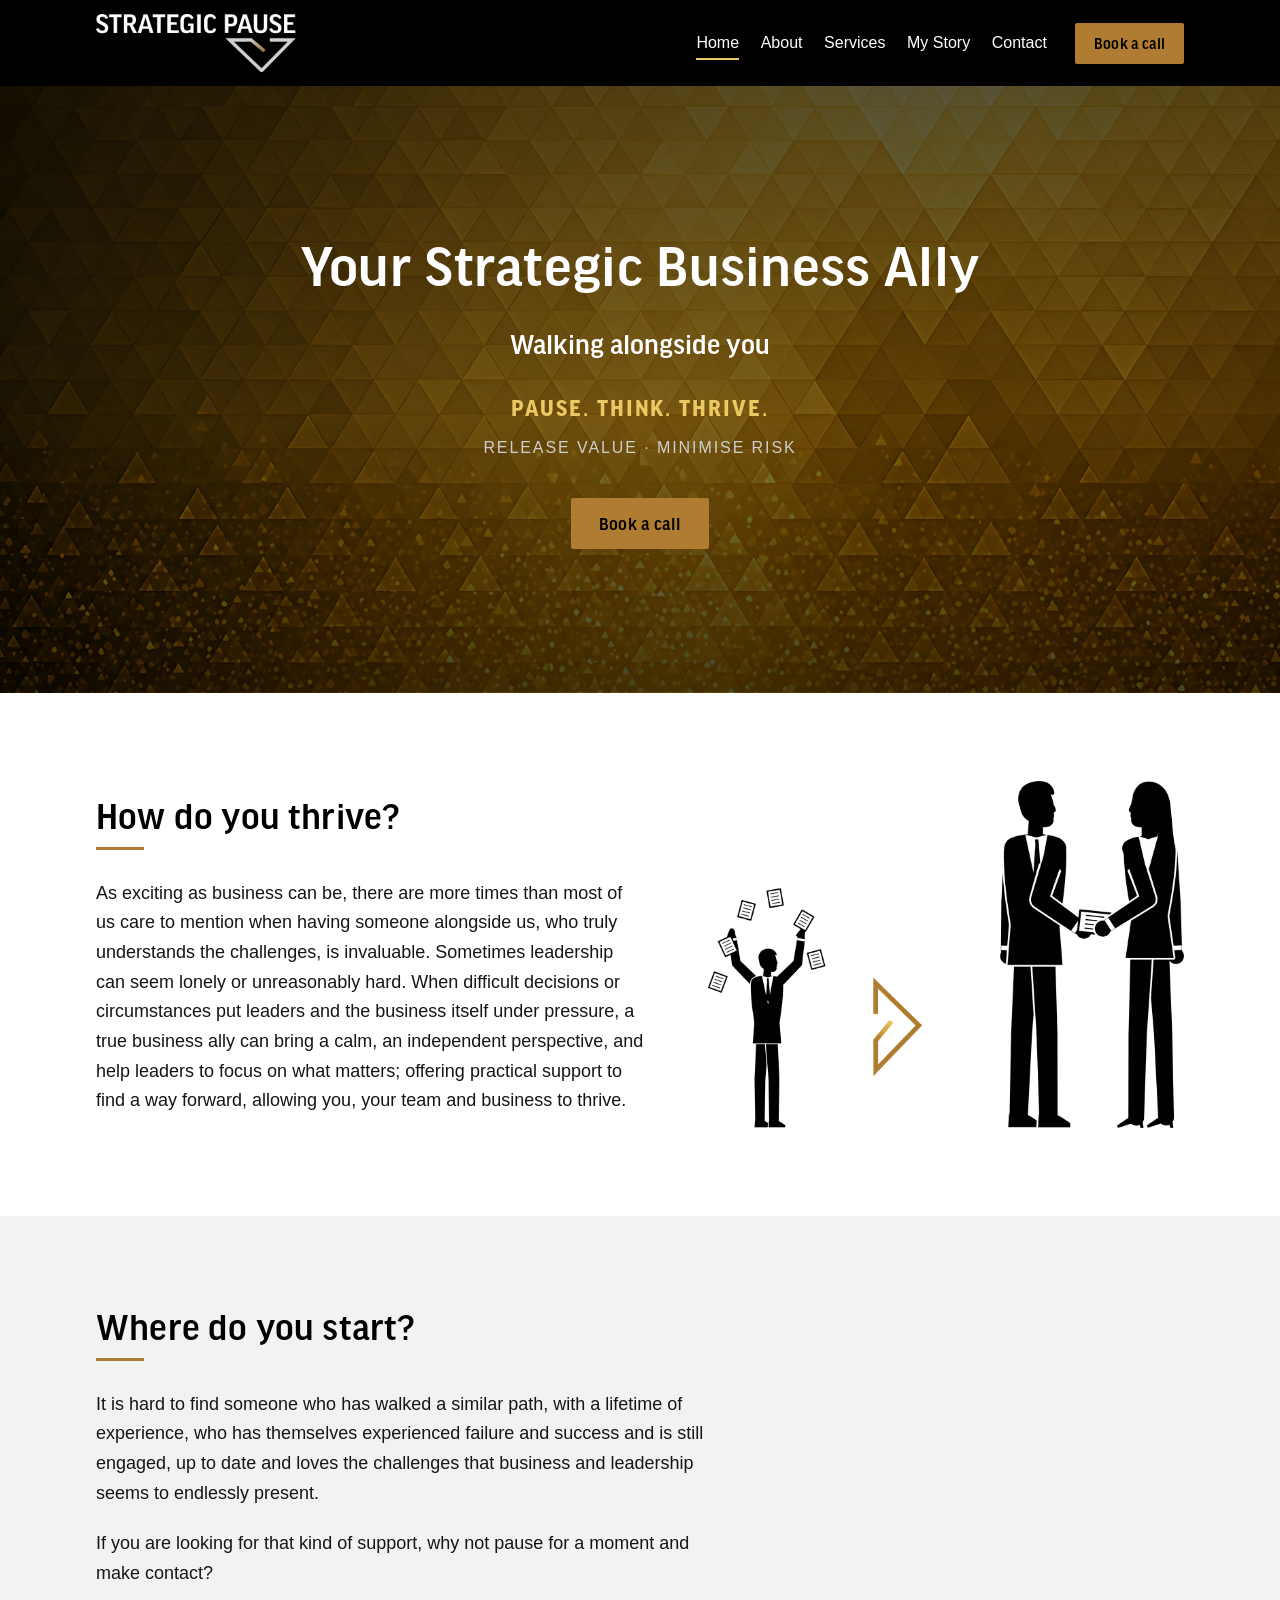
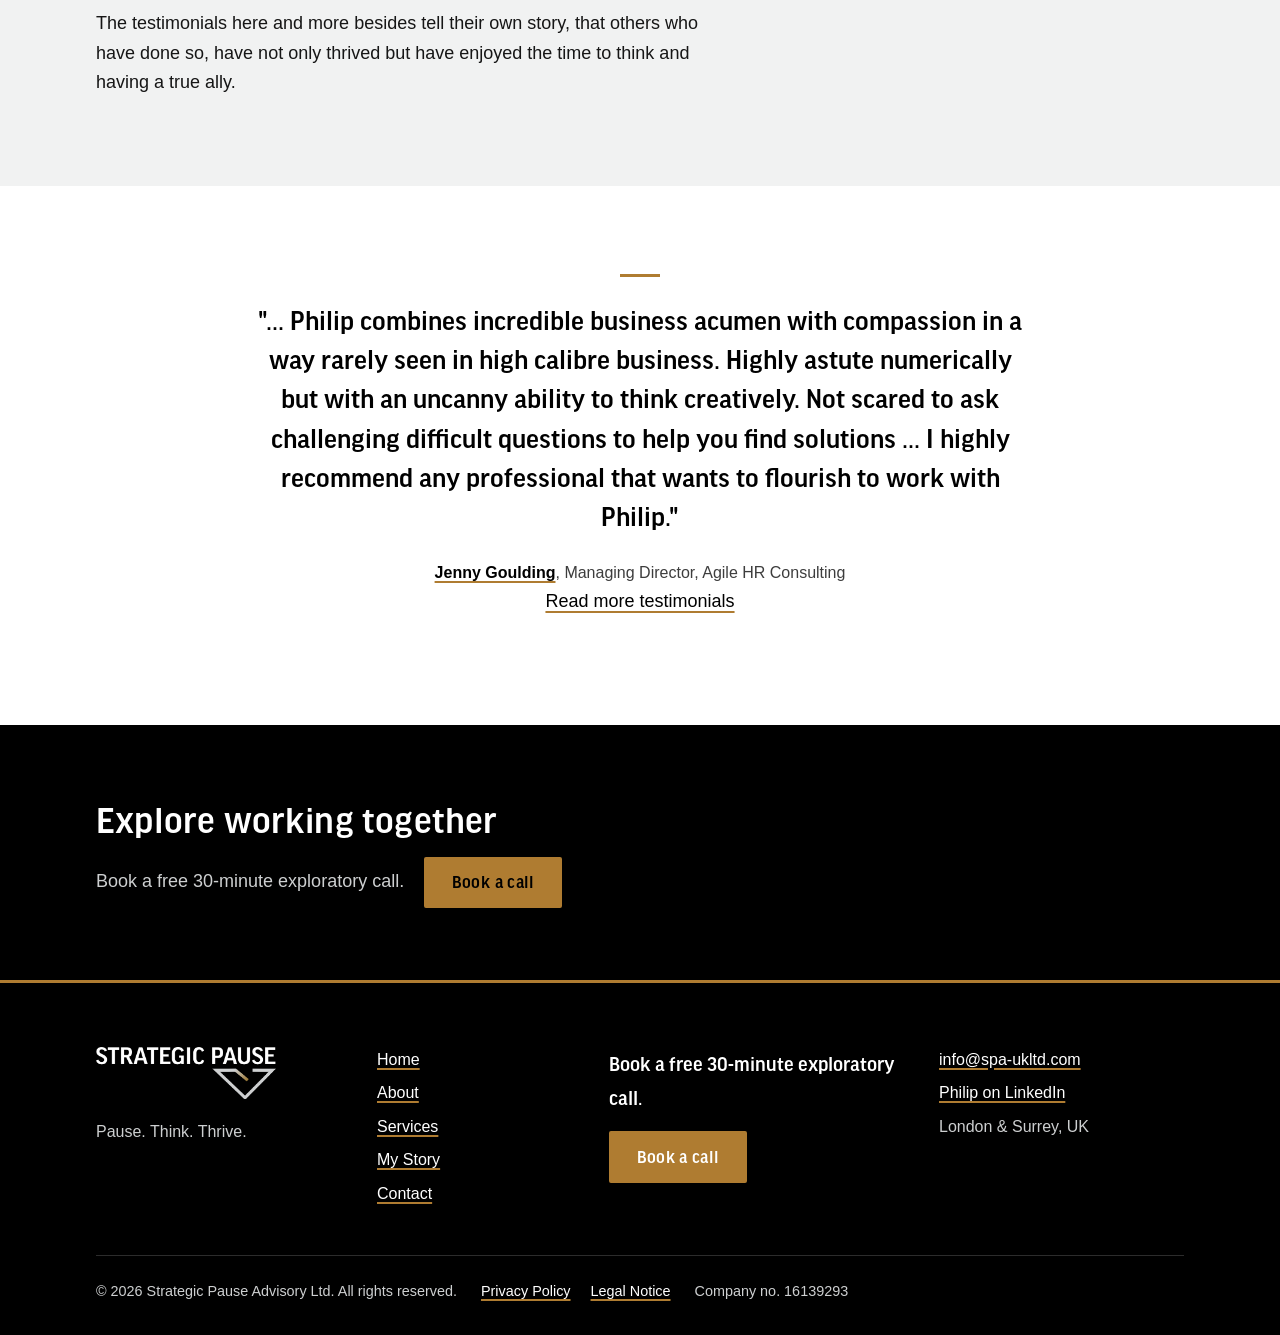
<file: index.html>
<!DOCTYPE html>
<html lang="en-GB">
<head>
<meta charset="utf-8">
<meta name="viewport" content="width=device-width, initial-scale=1">
<title>Strategic Pause Advisory | Business Mentor, London &amp; Surrey</title>
<meta name="description" content="Your strategic business ally: a business mentor and board adviser who brings calm, an independent perspective and practical support. London and Surrey.">
<link rel="canonical" href="https://www.strategicpauseadvisory.com/">
<meta name="theme-color" content="#000000">
<meta property="og:type" content="website">
<meta property="og:site_name" content="Strategic Pause Advisory">
<meta property="og:locale" content="en_GB">
<meta property="og:title" content="Strategic Pause Advisory | Business Mentor, London &amp; Surrey">
<meta property="og:description" content="Your strategic business ally: a business mentor and board adviser who brings calm, an independent perspective and practical support. London and Surrey.">
<meta property="og:url" content="https://www.strategicpauseadvisory.com/">
<meta property="og:image" content="https://www.strategicpauseadvisory.com/images/og-share.jpg">
<meta property="og:image:width" content="1200">
<meta property="og:image:height" content="630">
<meta property="og:image:alt" content="Strategic Pause logo on a gold triangle background">
<meta property="og:image:type" content="image/jpeg">
<meta name="twitter:card" content="summary_large_image">
<meta name="twitter:title" content="Strategic Pause Advisory | Business Mentor, London &amp; Surrey">
<meta name="twitter:description" content="Your strategic business ally: a business mentor and board adviser who brings calm, an independent perspective and practical support. London and Surrey.">
<meta name="twitter:image" content="https://www.strategicpauseadvisory.com/images/og-share.jpg">
<meta name="twitter:image:alt" content="Strategic Pause logo on a gold triangle background">
<link rel="icon" href="favicon.ico" sizes="any">
<link rel="icon" type="image/png" sizes="32x32" href="favicon-32.png">
<link rel="apple-touch-icon" href="apple-touch-icon.png">
<link rel="preload" href="fonts/FFGoodHeadlineProMedium/font.woff2" as="font" type="font/woff2" crossorigin>
<link rel="stylesheet" href="fonts/fonts.css">
<link rel="stylesheet" href="css/styles.css">
<script>document.documentElement.className += " js";</script>
<script src="js/site.js" defer></script>
<script type="application/ld+json">
{
  "@context": "https://schema.org",
  "@graph": [
    {
      "@type": "ProfessionalService",
      "@id": "https://www.strategicpauseadvisory.com/#organization",
      "name": "Strategic Pause Advisory Ltd",
      "alternateName": "Strategic Pause Advisory",
      "url": "https://www.strategicpauseadvisory.com/",
      "logo": "https://www.strategicpauseadvisory.com/images/logo-black.png",
      "image": "https://www.strategicpauseadvisory.com/images/og-share.jpg",
      "description": "Your strategic business ally: up-to-date, non-judgemental mentorship, support and guidance for you and your team, as a fractional mentor or board adviser.",
      "slogan": "Pause. Think. Thrive.",
      "email": "info@spa-ukltd.com",
      "areaServed": [
        {
          "@type": "City",
          "name": "London"
        },
        {
          "@type": "AdministrativeArea",
          "name": "Surrey"
        }
      ],
      "founder": {
        "@type": "Person",
        "@id": "https://www.strategicpauseadvisory.com/mystory/#philip-feibusch",
        "name": "Philip Feibusch",
        "sameAs": [
          "https://www.linkedin.com/in/philipfeibusch/"
        ]
      }
    }
  ]
}
</script>
</head>
<body>
<a class="skip-link" href="#main">Skip to content</a>
<header class="site-header">
  <div class="wrap">
    <a class="logo-link" href="./">
      <img src="images/logo-white-gold.png" width="1200" height="350" alt="Strategic Pause: home">
    </a>
    <a class="btn btn--small" href="https://calendly.com/philip-feibusch-spa-ukltd/30min" target="_blank" rel="noopener">Book a call<span class="visually-hidden"> (opens in new tab)</span></a>
    <button class="menu-toggle" type="button" aria-expanded="false" aria-controls="site-nav">
      <span class="visually-hidden">Menu</span>
      <svg class="icon-open" viewBox="0 0 24 24" aria-hidden="true" focusable="false"><path d="M3 6h18M3 12h18M3 18h18" stroke="currentColor" stroke-width="2" fill="none"/></svg>
      <svg class="icon-close" viewBox="0 0 24 24" aria-hidden="true" focusable="false"><path d="M5 5l14 14M19 5L5 19" stroke="currentColor" stroke-width="2" fill="none"/></svg>
    </button>
    <nav class="site-nav" id="site-nav" aria-label="Main">
      <ul>
        <li><a href="./" aria-current="page">Home</a></li>
        <li><a href="about/">About</a></li>
        <li><a href="spaservices/">Services</a></li>
        <li><a href="mystory/">My Story</a></li>
        <li><a href="contact/">Contact</a></li>
      </ul>
    </nav>
  </div>
</header>
<main id="main">
<section class="hero">
  <div class="wrap">
    <h1>Your Strategic Business Ally</h1>
    <p class="lead">Walking alongside you</p>
    <p class="strapline">Pause. Think. Thrive.</p>
    <p class="support">Release Value &middot; Minimise Risk</p>
    <a class="btn" href="https://calendly.com/philip-feibusch-spa-ukltd/30min" target="_blank" rel="noopener">Book a call<span class="visually-hidden"> (opens in new tab)</span></a>
  </div>
</section>

<section class="section">
  <div class="wrap split">
    <div class="prose">
      <h2 class="rule">How do you thrive?</h2>
      <p>As exciting as business can be, there are more times than most of us care to mention when having someone alongside us, who truly understands the challenges, is invaluable. Sometimes leadership can seem lonely or unreasonably hard. When difficult decisions or circumstances put leaders and the business itself under pressure, a true business ally can bring a calm, an independent perspective, and help leaders to focus on what matters; offering practical support to find a way forward, allowing you, your team and business to thrive.</p>
    </div>
    <div class="split__media">
      <img src="images/overwhelmed-to-deal.png" width="1400" height="1020" alt="Illustration: an overwhelmed leader juggling papers, then two people shaking hands on a deal" loading="lazy" decoding="async">
    </div>
  </div>
</section>

<section class="section section--tint">
  <div class="wrap">
    <div class="prose">
      <h2 class="rule">Where do you start?</h2>
      <p>It is hard to find someone who has walked a similar path, with a lifetime of experience, who has themselves experienced failure and success and is still engaged, up to date and loves the challenges that business and leadership seems to endlessly present.</p>
      <p>If you are looking for that kind of support, why not pause for a moment and make contact?</p>
      <p>The testimonials here and more besides tell their own story, that others who have done so, have not only thrived but have enjoyed the time to think and having a true ally.</p>
    </div>
  </div>
</section>

<section class="section" aria-label="Testimonial">
  <div class="wrap">
    <figure class="home-quote">
      <blockquote>
        <p>"&hellip; Philip combines incredible business acumen with compassion in a way rarely seen in high calibre business. Highly astute numerically but with an uncanny ability to think creatively. Not scared to ask challenging difficult questions to help you find solutions &hellip; I highly recommend any professional that wants to flourish to work with Philip."</p>
      </blockquote>
      <figcaption><strong><a href="https://www.linkedin.com/in/agilehrconsulting" target="_blank" rel="noopener">Jenny Goulding<span class="visually-hidden"> (opens in new tab)</span></a></strong>, Managing Director, Agile HR Consulting</figcaption>
      <p><a href="mystory/#testimonials">Read more testimonials</a></p>
    </figure>
  </div>
</section>

<section class="cta-band">
  <div class="wrap">
    <h2>Explore working together</h2>
    <div class="cta-line">
      <p>Book a free 30-minute exploratory call.</p>
      <a class="btn" href="https://calendly.com/philip-feibusch-spa-ukltd/30min" target="_blank" rel="noopener">Book a call<span class="visually-hidden"> (opens in new tab)</span></a>
    </div>
  </div>
</section>
</main>
<footer class="site-footer">
  <div class="wrap">
    <div class="footer-grid">
      <div class="footer-logo">
        <a href="./"><img src="images/logo-white-gold.png" width="1200" height="350" alt="Strategic Pause: home"></a>
        <p>Pause. Think. Thrive.</p>
      </div>
      <nav class="footer-nav" aria-label="Footer">
        <ul>
          <li><a href="./">Home</a></li>
          <li><a href="about/">About</a></li>
          <li><a href="spaservices/">Services</a></li>
          <li><a href="mystory/">My Story</a></li>
          <li><a href="contact/">Contact</a></li>
        </ul>
      </nav>
      <div class="footer-cta">
        <p>Book a free 30-minute exploratory call.</p>
        <a class="btn" href="https://calendly.com/philip-feibusch-spa-ukltd/30min" target="_blank" rel="noopener">Book a call<span class="visually-hidden"> (opens in new tab)</span></a>
      </div>
      <div class="footer-contact">
        <ul>
          <li><a href="mailto:info@spa-ukltd.com">info@spa-ukltd.com</a></li>
          <li><a href="https://www.linkedin.com/in/philipfeibusch/" target="_blank" rel="noopener">Philip on LinkedIn<span class="visually-hidden"> (opens in new tab)</span></a></li>
          <li>London &amp; Surrey, UK</li>
        </ul>
      </div>
    </div>
    <div class="footer-bottom">
      <p>&copy; 2026 Strategic Pause Advisory Ltd. All rights reserved.</p>
      <ul>
        <li><a href="privacypolicy/">Privacy Policy</a></li>
        <li><a href="legalnotice/">Legal Notice</a></li>
      </ul>
      <p>Company no. 16139293</p>
    </div>
  </div>
</footer>
</body>
</html>
</file>
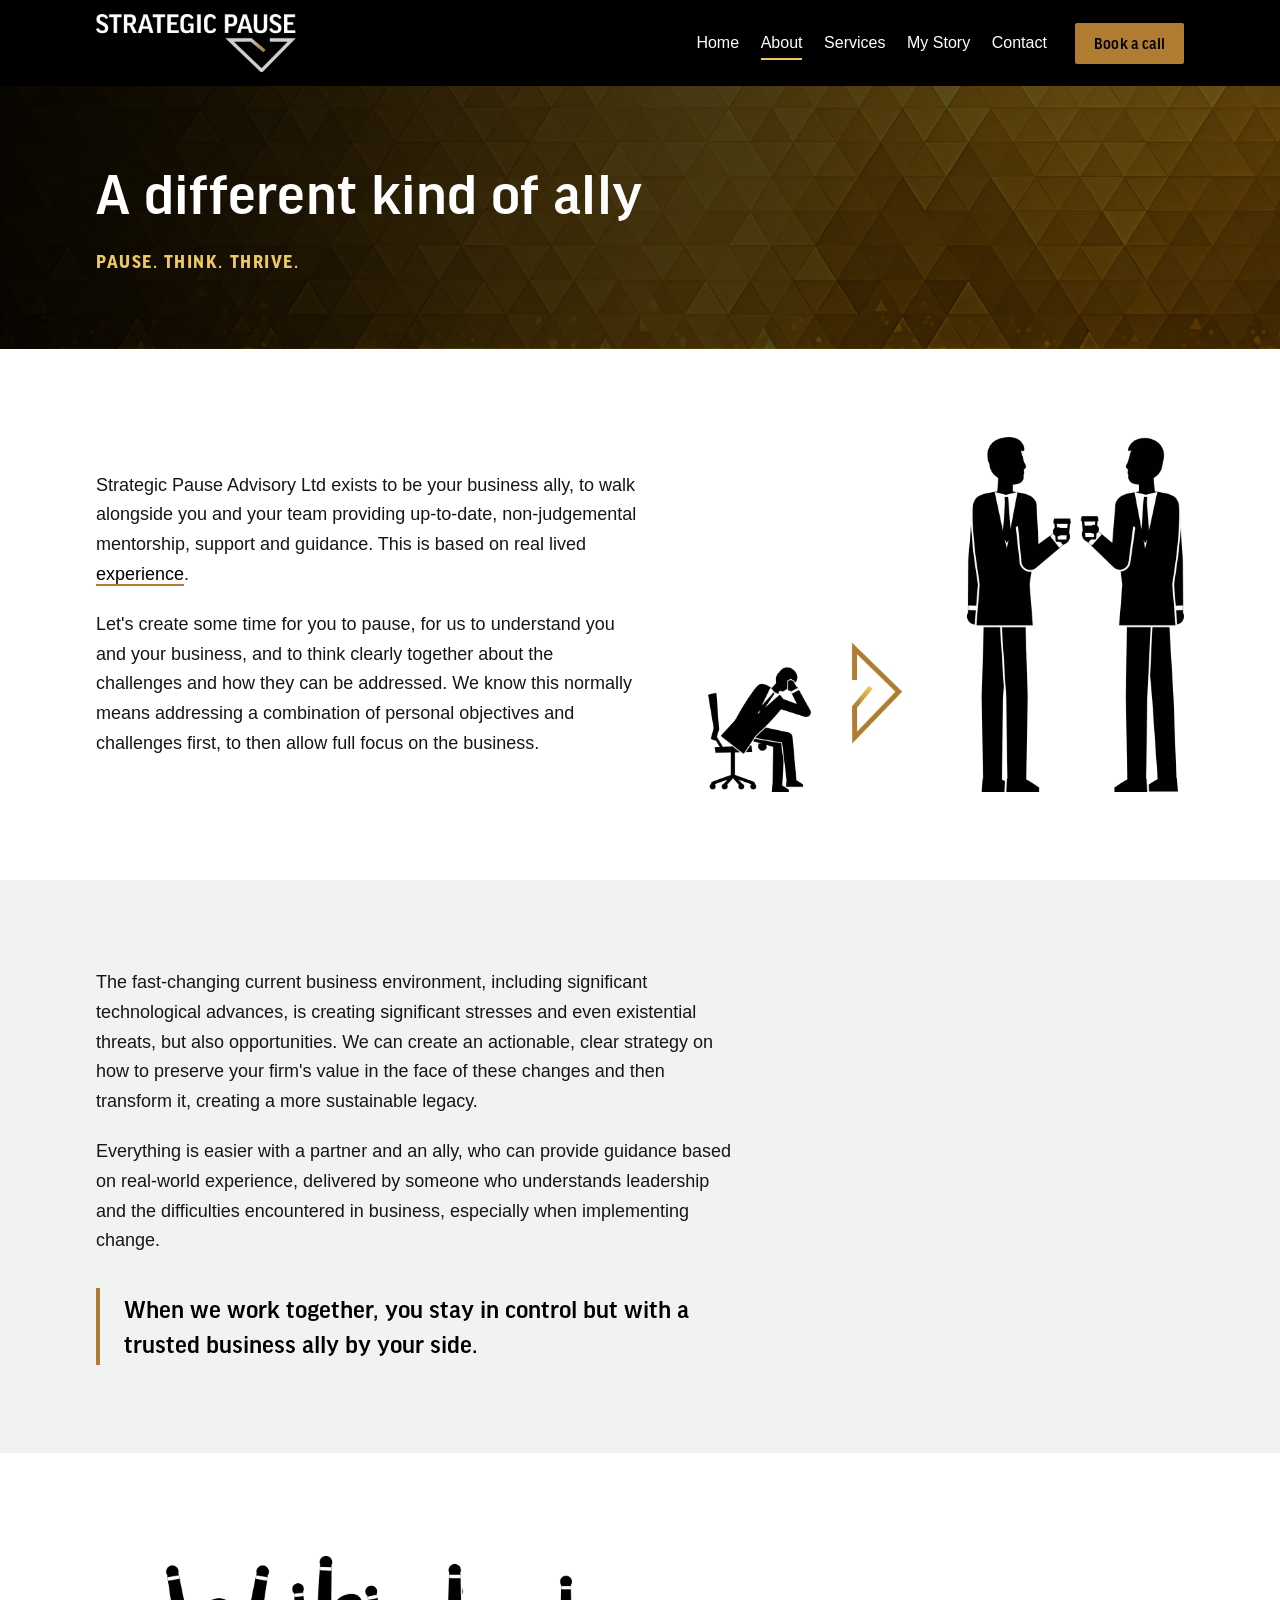
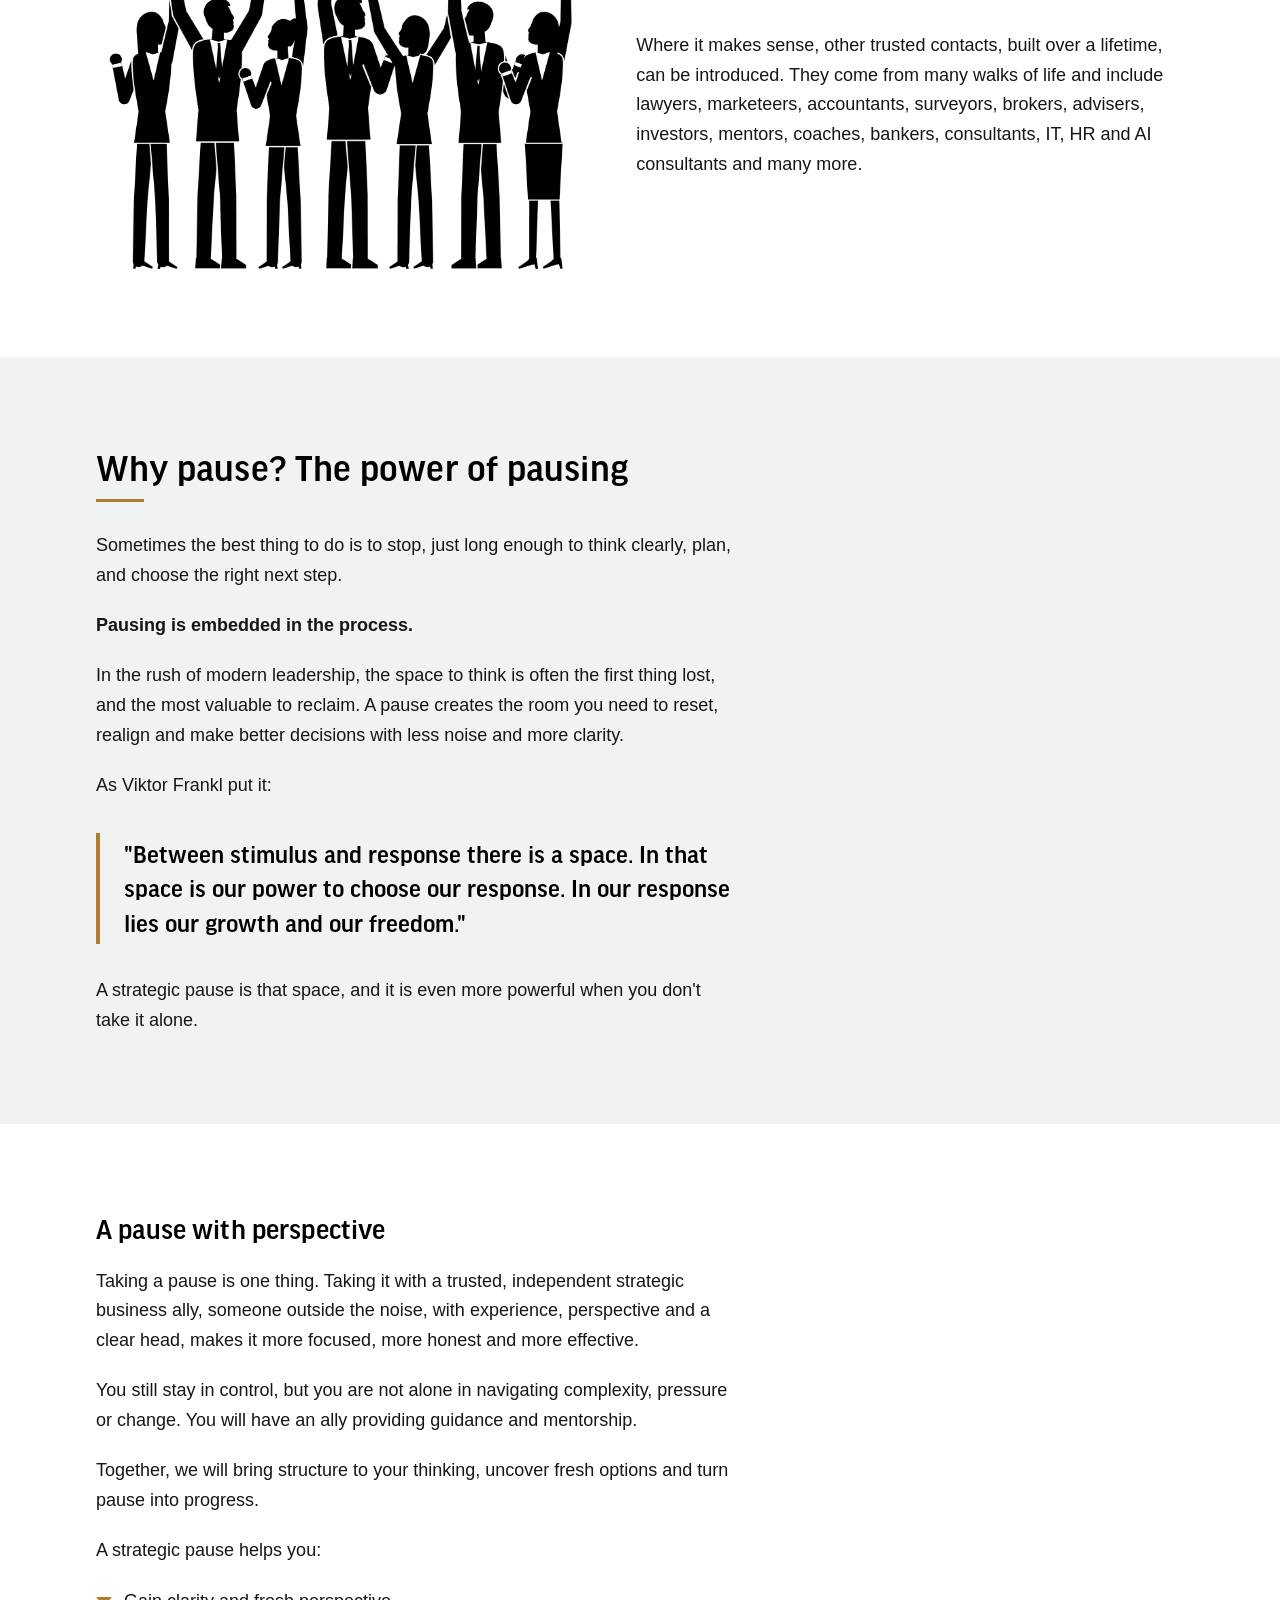
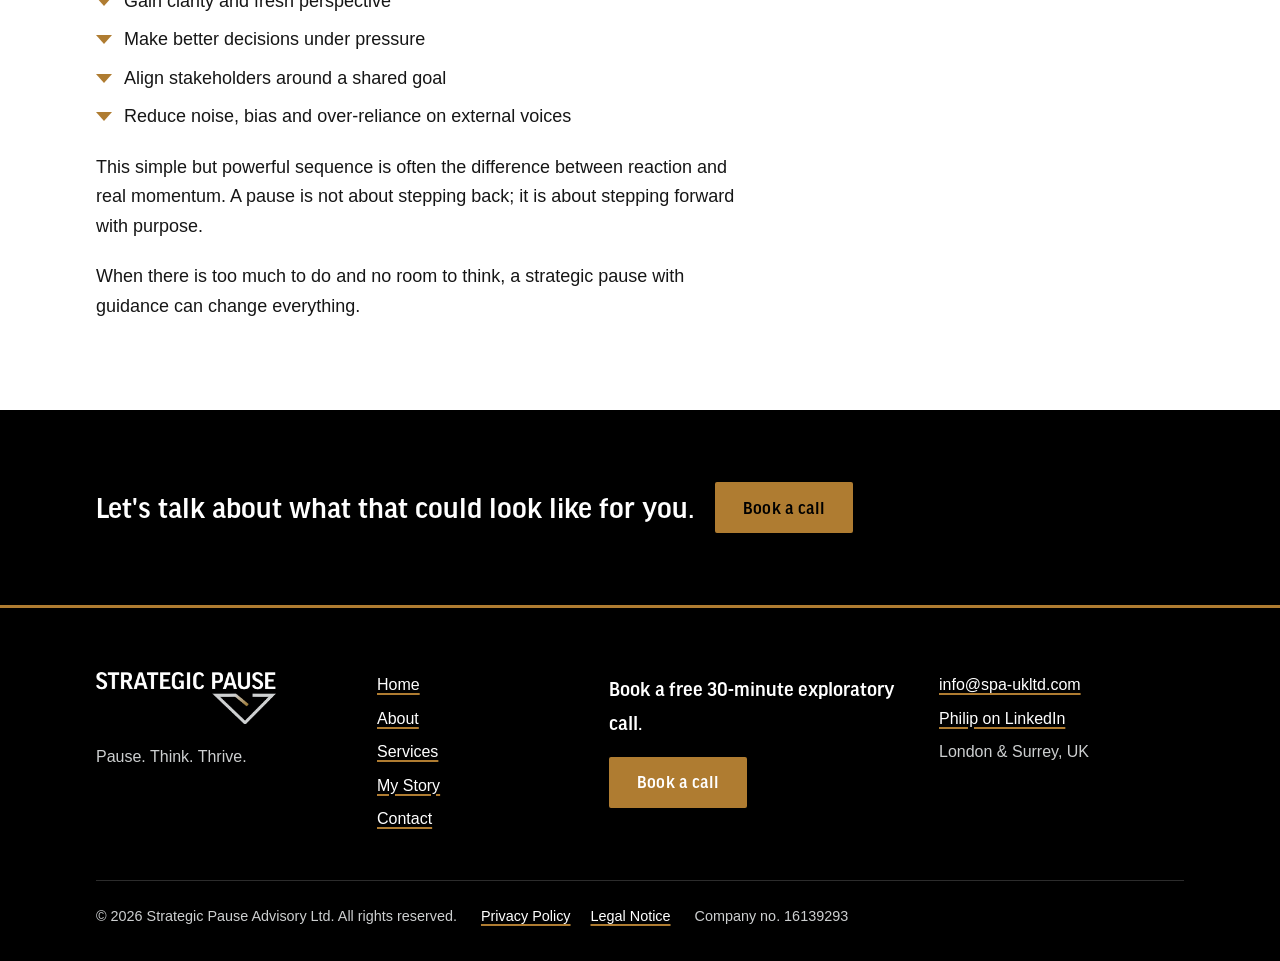
<file: about/index.html>
<!DOCTYPE html>
<html lang="en-GB">
<head>
<meta charset="utf-8">
<meta name="viewport" content="width=device-width, initial-scale=1">
<title>About Strategic Pause Advisory | Strategic Business Adviser</title>
<meta name="description" content="An independent strategic business adviser and mentor, offering non-judgemental guidance based on real lived experience, and the power of a strategic pause.">
<link rel="canonical" href="https://www.strategicpauseadvisory.com/about/">
<meta name="theme-color" content="#000000">
<meta property="og:type" content="website">
<meta property="og:site_name" content="Strategic Pause Advisory">
<meta property="og:locale" content="en_GB">
<meta property="og:title" content="About Strategic Pause Advisory | Strategic Business Adviser">
<meta property="og:description" content="An independent strategic business adviser and mentor, offering non-judgemental guidance based on real lived experience, and the power of a strategic pause.">
<meta property="og:url" content="https://www.strategicpauseadvisory.com/about/">
<meta property="og:image" content="https://www.strategicpauseadvisory.com/images/og-share.jpg">
<meta property="og:image:width" content="1200">
<meta property="og:image:height" content="630">
<meta property="og:image:alt" content="Strategic Pause logo on a gold triangle background">
<meta property="og:image:type" content="image/jpeg">
<meta name="twitter:card" content="summary_large_image">
<meta name="twitter:title" content="About Strategic Pause Advisory | Strategic Business Adviser">
<meta name="twitter:description" content="An independent strategic business adviser and mentor, offering non-judgemental guidance based on real lived experience, and the power of a strategic pause.">
<meta name="twitter:image" content="https://www.strategicpauseadvisory.com/images/og-share.jpg">
<meta name="twitter:image:alt" content="Strategic Pause logo on a gold triangle background">
<link rel="icon" href="../favicon.ico" sizes="any">
<link rel="icon" type="image/png" sizes="32x32" href="../favicon-32.png">
<link rel="apple-touch-icon" href="../apple-touch-icon.png">
<link rel="preload" href="../fonts/FFGoodHeadlineProMedium/font.woff2" as="font" type="font/woff2" crossorigin>
<link rel="stylesheet" href="../fonts/fonts.css">
<link rel="stylesheet" href="../css/styles.css">
<script>document.documentElement.className += " js";</script>
<script src="../js/site.js" defer></script>
<script type="application/ld+json">
{
  "@context": "https://schema.org",
  "@graph": [
    {
      "@type": "ProfessionalService",
      "@id": "https://www.strategicpauseadvisory.com/#organization",
      "name": "Strategic Pause Advisory Ltd",
      "alternateName": "Strategic Pause Advisory",
      "url": "https://www.strategicpauseadvisory.com/",
      "logo": "https://www.strategicpauseadvisory.com/images/logo-black.png",
      "image": "https://www.strategicpauseadvisory.com/images/og-share.jpg",
      "description": "Your strategic business ally: up-to-date, non-judgemental mentorship, support and guidance for you and your team, as a fractional mentor or board adviser.",
      "slogan": "Pause. Think. Thrive.",
      "email": "info@spa-ukltd.com",
      "areaServed": [
        {
          "@type": "City",
          "name": "London"
        },
        {
          "@type": "AdministrativeArea",
          "name": "Surrey"
        }
      ],
      "founder": {
        "@type": "Person",
        "@id": "https://www.strategicpauseadvisory.com/mystory/#philip-feibusch",
        "name": "Philip Feibusch",
        "sameAs": [
          "https://www.linkedin.com/in/philipfeibusch/"
        ]
      }
    }
  ]
}
</script>
</head>
<body>
<a class="skip-link" href="#main">Skip to content</a>
<header class="site-header">
  <div class="wrap">
    <a class="logo-link" href="../">
      <img src="../images/logo-white-gold.png" width="1200" height="350" alt="Strategic Pause: home">
    </a>
    <a class="btn btn--small" href="https://calendly.com/philip-feibusch-spa-ukltd/30min" target="_blank" rel="noopener">Book a call<span class="visually-hidden"> (opens in new tab)</span></a>
    <button class="menu-toggle" type="button" aria-expanded="false" aria-controls="site-nav">
      <span class="visually-hidden">Menu</span>
      <svg class="icon-open" viewBox="0 0 24 24" aria-hidden="true" focusable="false"><path d="M3 6h18M3 12h18M3 18h18" stroke="currentColor" stroke-width="2" fill="none"/></svg>
      <svg class="icon-close" viewBox="0 0 24 24" aria-hidden="true" focusable="false"><path d="M5 5l14 14M19 5L5 19" stroke="currentColor" stroke-width="2" fill="none"/></svg>
    </button>
    <nav class="site-nav" id="site-nav" aria-label="Main">
      <ul>
        <li><a href="../">Home</a></li>
        <li><a href="../about/" aria-current="page">About</a></li>
        <li><a href="../spaservices/">Services</a></li>
        <li><a href="../mystory/">My Story</a></li>
        <li><a href="../contact/">Contact</a></li>
      </ul>
    </nav>
  </div>
</header>
<main id="main">
<section class="page-banner">
  <div class="wrap">
    <h1>A different kind of ally</h1>
    <p class="strapline">Pause. Think. Thrive.</p>
  </div>
</section>

<section class="section">
  <div class="wrap split">
    <div class="prose">
      <p>Strategic Pause Advisory Ltd exists to be your business ally, to walk alongside you and your team providing up-to-date, non-judgemental mentorship, support and guidance. This is based on real lived <a href="../mystory/">experience</a>.</p>
      <p>Let's create some time for you to pause, for us to understand you and your business, and to think clearly together about the challenges and how they can be addressed. We know this normally means addressing a combination of personal objectives and challenges first, to then allow full focus on the business.</p>
    </div>
    <div class="split__media">
      <img src="../images/stressed-to-supported.png" width="1400" height="1044" alt="Illustration: a stressed leader slumped at a desk, then two colleagues sharing a coffee together" loading="lazy" decoding="async">
    </div>
  </div>
</section>

<section class="section section--tint">
  <div class="wrap">
    <div class="prose">
      <p>The fast-changing current business environment, including significant technological advances, is creating significant stresses and even existential threats, but also opportunities. We can create an actionable, clear strategy on how to preserve your firm's value in the face of these changes and then transform it, creating a more sustainable legacy.</p>
      <p>Everything is easier with a partner and an ally, who can provide guidance based on real-world experience, delivered by someone who understands leadership and the difficulties encountered in business, especially when implementing change.</p>
      <p class="pull-quote">When we work together, you stay in control but with a trusted business ally by your side.</p>
    </div>
  </div>
</section>

<section class="section">
  <div class="wrap split split--media-first">
    <div class="prose">
      <p>Where it makes sense, other trusted contacts, built over a lifetime, can be introduced. They come from many walks of life and include lawyers, marketeers, accountants, surveyors, brokers, advisers, investors, mentors, coaches, bankers, consultants, IT, HR and AI consultants and many more.</p>
    </div>
    <div class="split__media">
      <img src="../images/team-celebration-clean.png" width="1400" height="965" alt="Illustration: a team celebrating together with arms raised" loading="lazy" decoding="async">
    </div>
  </div>
</section>

<article id="why-pause" aria-labelledby="why-pause-title">
<section class="section section--tint">
  <div class="wrap">
    <div class="prose">
      <h2 class="rule" id="why-pause-title">Why pause? The power of pausing</h2>
      <p>Sometimes the best thing to do is to stop, just long enough to think clearly, plan, and choose the right next step.</p>
      <p><strong>Pausing is embedded in the process.</strong></p>
      <p>In the rush of modern leadership, the space to think is often the first thing lost, and the most valuable to reclaim. A pause creates the room you need to reset, realign and make better decisions with less noise and more clarity.</p>
      <p>As Viktor Frankl put it:</p>
      <blockquote class="pull-quote"><p>"Between stimulus and response there is a space. In that space is our power to choose our response. In our response lies our growth and our freedom."</p></blockquote>
      <p>A strategic pause is that space, and it is even more powerful when you don't take it alone.</p>
    </div>
  </div>
</section>

<section class="section">
  <div class="wrap">
    <div class="prose">
      <h3 class="subhead">A pause with perspective</h3>
      <p>Taking a pause is one thing. Taking it with a trusted, independent strategic business ally, someone outside the noise, with experience, perspective and a clear head, makes it more focused, more honest and more effective.</p>
      <p>You still stay in control, but you are not alone in navigating complexity, pressure or change. You will have an ally providing guidance and mentorship.</p>
      <p>Together, we will bring structure to your thinking, uncover fresh options and turn pause into progress.</p>
      <p>A strategic pause helps you:</p>
      <ul class="tri-list">
        <li>Gain clarity and fresh perspective</li>
        <li>Make better decisions under pressure</li>
        <li>Align stakeholders around a shared goal</li>
        <li>Reduce noise, bias and over-reliance on external voices</li>
      </ul>
      <p>This simple but powerful sequence is often the difference between reaction and real momentum. A pause is not about stepping back; it is about stepping forward with purpose.</p>
      <p>When there is too much to do and no room to think, a strategic pause with guidance can change everything.</p>
    </div>
  </div>
</section>

<section class="cta-band">
  <div class="wrap">
    <div class="cta-line">
      <p class="cta-text">Let's talk about what that could look like for you.</p>
      <a class="btn" href="https://calendly.com/philip-feibusch-spa-ukltd/30min" target="_blank" rel="noopener">Book a call<span class="visually-hidden"> (opens in new tab)</span></a>
    </div>
  </div>
</section>
</article>
</main>
<footer class="site-footer">
  <div class="wrap">
    <div class="footer-grid">
      <div class="footer-logo">
        <a href="../"><img src="../images/logo-white-gold.png" width="1200" height="350" alt="Strategic Pause: home"></a>
        <p>Pause. Think. Thrive.</p>
      </div>
      <nav class="footer-nav" aria-label="Footer">
        <ul>
          <li><a href="../">Home</a></li>
          <li><a href="../about/">About</a></li>
          <li><a href="../spaservices/">Services</a></li>
          <li><a href="../mystory/">My Story</a></li>
          <li><a href="../contact/">Contact</a></li>
        </ul>
      </nav>
      <div class="footer-cta">
        <p>Book a free 30-minute exploratory call.</p>
        <a class="btn" href="https://calendly.com/philip-feibusch-spa-ukltd/30min" target="_blank" rel="noopener">Book a call<span class="visually-hidden"> (opens in new tab)</span></a>
      </div>
      <div class="footer-contact">
        <ul>
          <li><a href="mailto:info@spa-ukltd.com">info@spa-ukltd.com</a></li>
          <li><a href="https://www.linkedin.com/in/philipfeibusch/" target="_blank" rel="noopener">Philip on LinkedIn<span class="visually-hidden"> (opens in new tab)</span></a></li>
          <li>London &amp; Surrey, UK</li>
        </ul>
      </div>
    </div>
    <div class="footer-bottom">
      <p>&copy; 2026 Strategic Pause Advisory Ltd. All rights reserved.</p>
      <ul>
        <li><a href="../privacypolicy/">Privacy Policy</a></li>
        <li><a href="../legalnotice/">Legal Notice</a></li>
      </ul>
      <p>Company no. 16139293</p>
    </div>
  </div>
</footer>
</body>
</html>
</file>
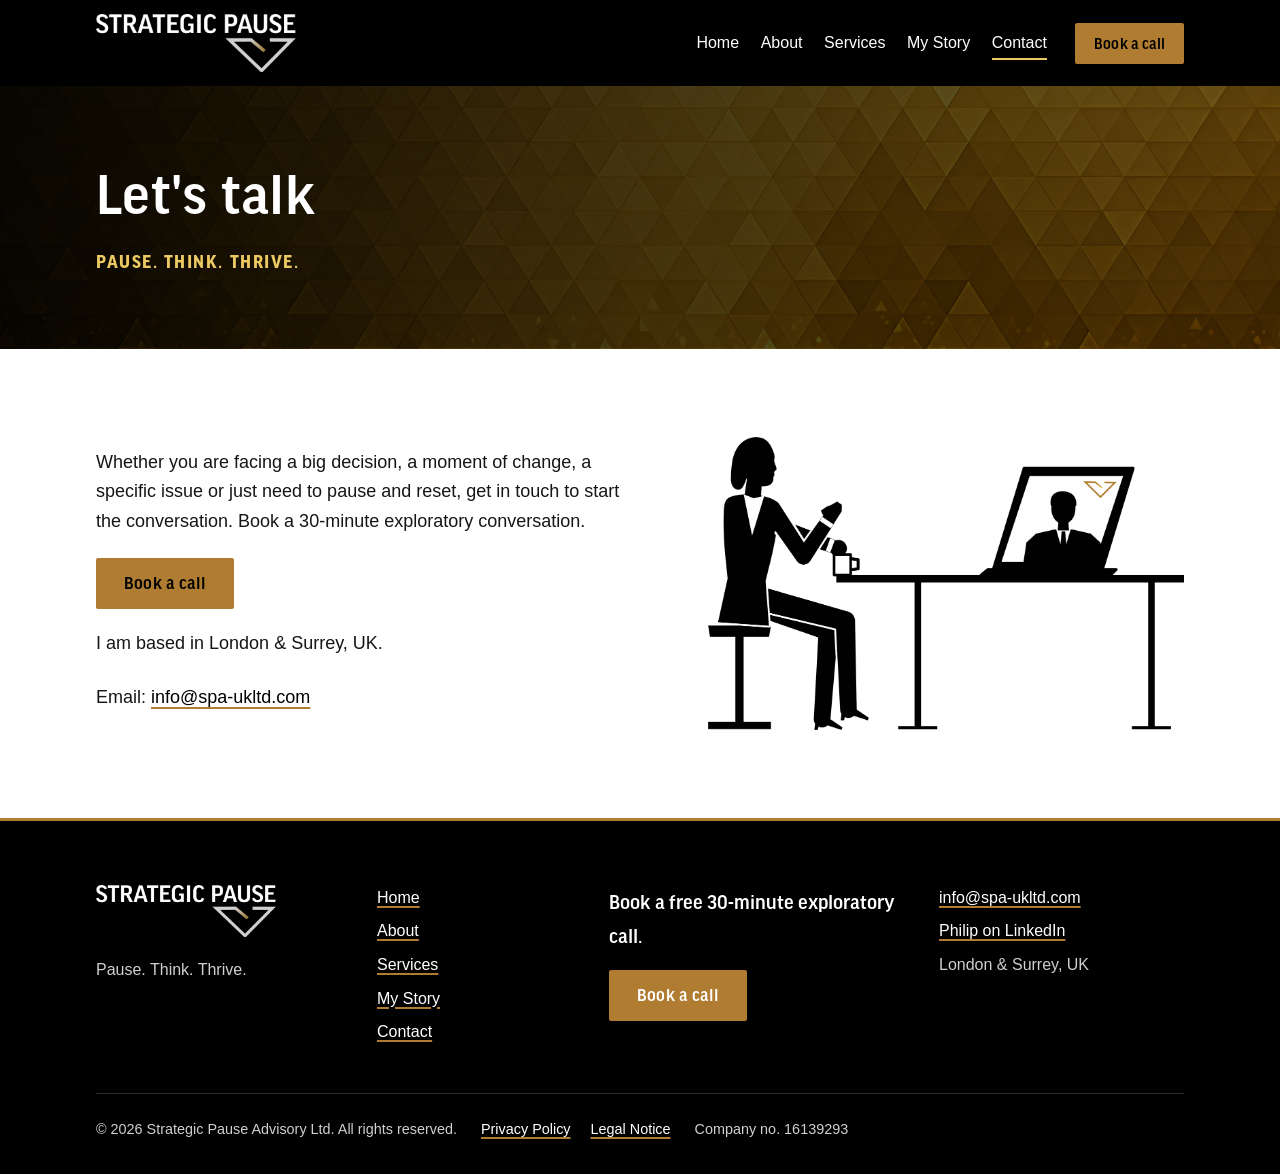
<file: contact/index.html>
<!DOCTYPE html>
<html lang="en-GB">
<head>
<meta charset="utf-8">
<meta name="viewport" content="width=device-width, initial-scale=1">
<title>Contact | Business Mentor, London &amp; Surrey | Strategic Pause</title>
<meta name="description" content="Book a free 30-minute exploratory call with Philip Feibusch, business mentor and strategic business adviser based in London and Surrey, UK.">
<link rel="canonical" href="https://www.strategicpauseadvisory.com/contact/">
<meta name="theme-color" content="#000000">
<meta property="og:type" content="website">
<meta property="og:site_name" content="Strategic Pause Advisory">
<meta property="og:locale" content="en_GB">
<meta property="og:title" content="Contact | Business Mentor, London &amp; Surrey | Strategic Pause">
<meta property="og:description" content="Book a free 30-minute exploratory call with Philip Feibusch, business mentor and strategic business adviser based in London and Surrey, UK.">
<meta property="og:url" content="https://www.strategicpauseadvisory.com/contact/">
<meta property="og:image" content="https://www.strategicpauseadvisory.com/images/og-share.jpg">
<meta property="og:image:width" content="1200">
<meta property="og:image:height" content="630">
<meta property="og:image:alt" content="Strategic Pause logo on a gold triangle background">
<meta property="og:image:type" content="image/jpeg">
<meta name="twitter:card" content="summary_large_image">
<meta name="twitter:title" content="Contact | Business Mentor, London &amp; Surrey | Strategic Pause">
<meta name="twitter:description" content="Book a free 30-minute exploratory call with Philip Feibusch, business mentor and strategic business adviser based in London and Surrey, UK.">
<meta name="twitter:image" content="https://www.strategicpauseadvisory.com/images/og-share.jpg">
<meta name="twitter:image:alt" content="Strategic Pause logo on a gold triangle background">
<link rel="icon" href="../favicon.ico" sizes="any">
<link rel="icon" type="image/png" sizes="32x32" href="../favicon-32.png">
<link rel="apple-touch-icon" href="../apple-touch-icon.png">
<link rel="preload" href="../fonts/FFGoodHeadlineProMedium/font.woff2" as="font" type="font/woff2" crossorigin>
<link rel="stylesheet" href="../fonts/fonts.css">
<link rel="stylesheet" href="../css/styles.css">
<script>document.documentElement.className += " js";</script>
<script src="../js/site.js" defer></script>
<script type="application/ld+json">
{
  "@context": "https://schema.org",
  "@graph": [
    {
      "@type": "ProfessionalService",
      "@id": "https://www.strategicpauseadvisory.com/#organization",
      "name": "Strategic Pause Advisory Ltd",
      "alternateName": "Strategic Pause Advisory",
      "url": "https://www.strategicpauseadvisory.com/",
      "logo": "https://www.strategicpauseadvisory.com/images/logo-black.png",
      "image": "https://www.strategicpauseadvisory.com/images/og-share.jpg",
      "description": "Your strategic business ally: up-to-date, non-judgemental mentorship, support and guidance for you and your team, as a fractional mentor or board adviser.",
      "slogan": "Pause. Think. Thrive.",
      "email": "info@spa-ukltd.com",
      "areaServed": [
        {
          "@type": "City",
          "name": "London"
        },
        {
          "@type": "AdministrativeArea",
          "name": "Surrey"
        }
      ],
      "founder": {
        "@type": "Person",
        "@id": "https://www.strategicpauseadvisory.com/mystory/#philip-feibusch",
        "name": "Philip Feibusch",
        "sameAs": [
          "https://www.linkedin.com/in/philipfeibusch/"
        ]
      }
    }
  ]
}
</script>
</head>
<body>
<a class="skip-link" href="#main">Skip to content</a>
<header class="site-header">
  <div class="wrap">
    <a class="logo-link" href="../">
      <img src="../images/logo-white-gold.png" width="1200" height="350" alt="Strategic Pause: home">
    </a>
    <a class="btn btn--small" href="https://calendly.com/philip-feibusch-spa-ukltd/30min" target="_blank" rel="noopener">Book a call<span class="visually-hidden"> (opens in new tab)</span></a>
    <button class="menu-toggle" type="button" aria-expanded="false" aria-controls="site-nav">
      <span class="visually-hidden">Menu</span>
      <svg class="icon-open" viewBox="0 0 24 24" aria-hidden="true" focusable="false"><path d="M3 6h18M3 12h18M3 18h18" stroke="currentColor" stroke-width="2" fill="none"/></svg>
      <svg class="icon-close" viewBox="0 0 24 24" aria-hidden="true" focusable="false"><path d="M5 5l14 14M19 5L5 19" stroke="currentColor" stroke-width="2" fill="none"/></svg>
    </button>
    <nav class="site-nav" id="site-nav" aria-label="Main">
      <ul>
        <li><a href="../">Home</a></li>
        <li><a href="../about/">About</a></li>
        <li><a href="../spaservices/">Services</a></li>
        <li><a href="../mystory/">My Story</a></li>
        <li><a href="../contact/" aria-current="page">Contact</a></li>
      </ul>
    </nav>
  </div>
</header>
<main id="main">
<section class="page-banner">
  <div class="wrap">
    <h1>Let's talk</h1>
    <p class="strapline">Pause. Think. Thrive.</p>
  </div>
</section>

<section class="section">
  <div class="wrap split">
    <div class="prose">
      <p>Whether you are facing a big decision, a moment of change, a specific issue or just need to pause and reset, get in touch to start the conversation. Book a 30-minute exploratory conversation.</p>
      <p><a class="btn" href="https://calendly.com/philip-feibusch-spa-ukltd/30min" target="_blank" rel="noopener">Book a call<span class="visually-hidden"> (opens in new tab)</span></a></p>
      <p>I am based in London &amp; Surrey, UK.</p>
      <ul class="contact-details">
        <li>Email: <a href="mailto:info@spa-ukltd.com">info@spa-ukltd.com</a></li>
      </ul>
    </div>
    <div class="split__media">
      <img src="../images/video-call.png" width="1400" height="861" alt="Illustration: a person at a desk on a video call with Philip">
    </div>
  </div>
</section>
</main>
<footer class="site-footer">
  <div class="wrap">
    <div class="footer-grid">
      <div class="footer-logo">
        <a href="../"><img src="../images/logo-white-gold.png" width="1200" height="350" alt="Strategic Pause: home"></a>
        <p>Pause. Think. Thrive.</p>
      </div>
      <nav class="footer-nav" aria-label="Footer">
        <ul>
          <li><a href="../">Home</a></li>
          <li><a href="../about/">About</a></li>
          <li><a href="../spaservices/">Services</a></li>
          <li><a href="../mystory/">My Story</a></li>
          <li><a href="../contact/">Contact</a></li>
        </ul>
      </nav>
      <div class="footer-cta">
        <p>Book a free 30-minute exploratory call.</p>
        <a class="btn" href="https://calendly.com/philip-feibusch-spa-ukltd/30min" target="_blank" rel="noopener">Book a call<span class="visually-hidden"> (opens in new tab)</span></a>
      </div>
      <div class="footer-contact">
        <ul>
          <li><a href="mailto:info@spa-ukltd.com">info@spa-ukltd.com</a></li>
          <li><a href="https://www.linkedin.com/in/philipfeibusch/" target="_blank" rel="noopener">Philip on LinkedIn<span class="visually-hidden"> (opens in new tab)</span></a></li>
          <li>London &amp; Surrey, UK</li>
        </ul>
      </div>
    </div>
    <div class="footer-bottom">
      <p>&copy; 2026 Strategic Pause Advisory Ltd. All rights reserved.</p>
      <ul>
        <li><a href="../privacypolicy/">Privacy Policy</a></li>
        <li><a href="../legalnotice/">Legal Notice</a></li>
      </ul>
      <p>Company no. 16139293</p>
    </div>
  </div>
</footer>
</body>
</html>
</file>
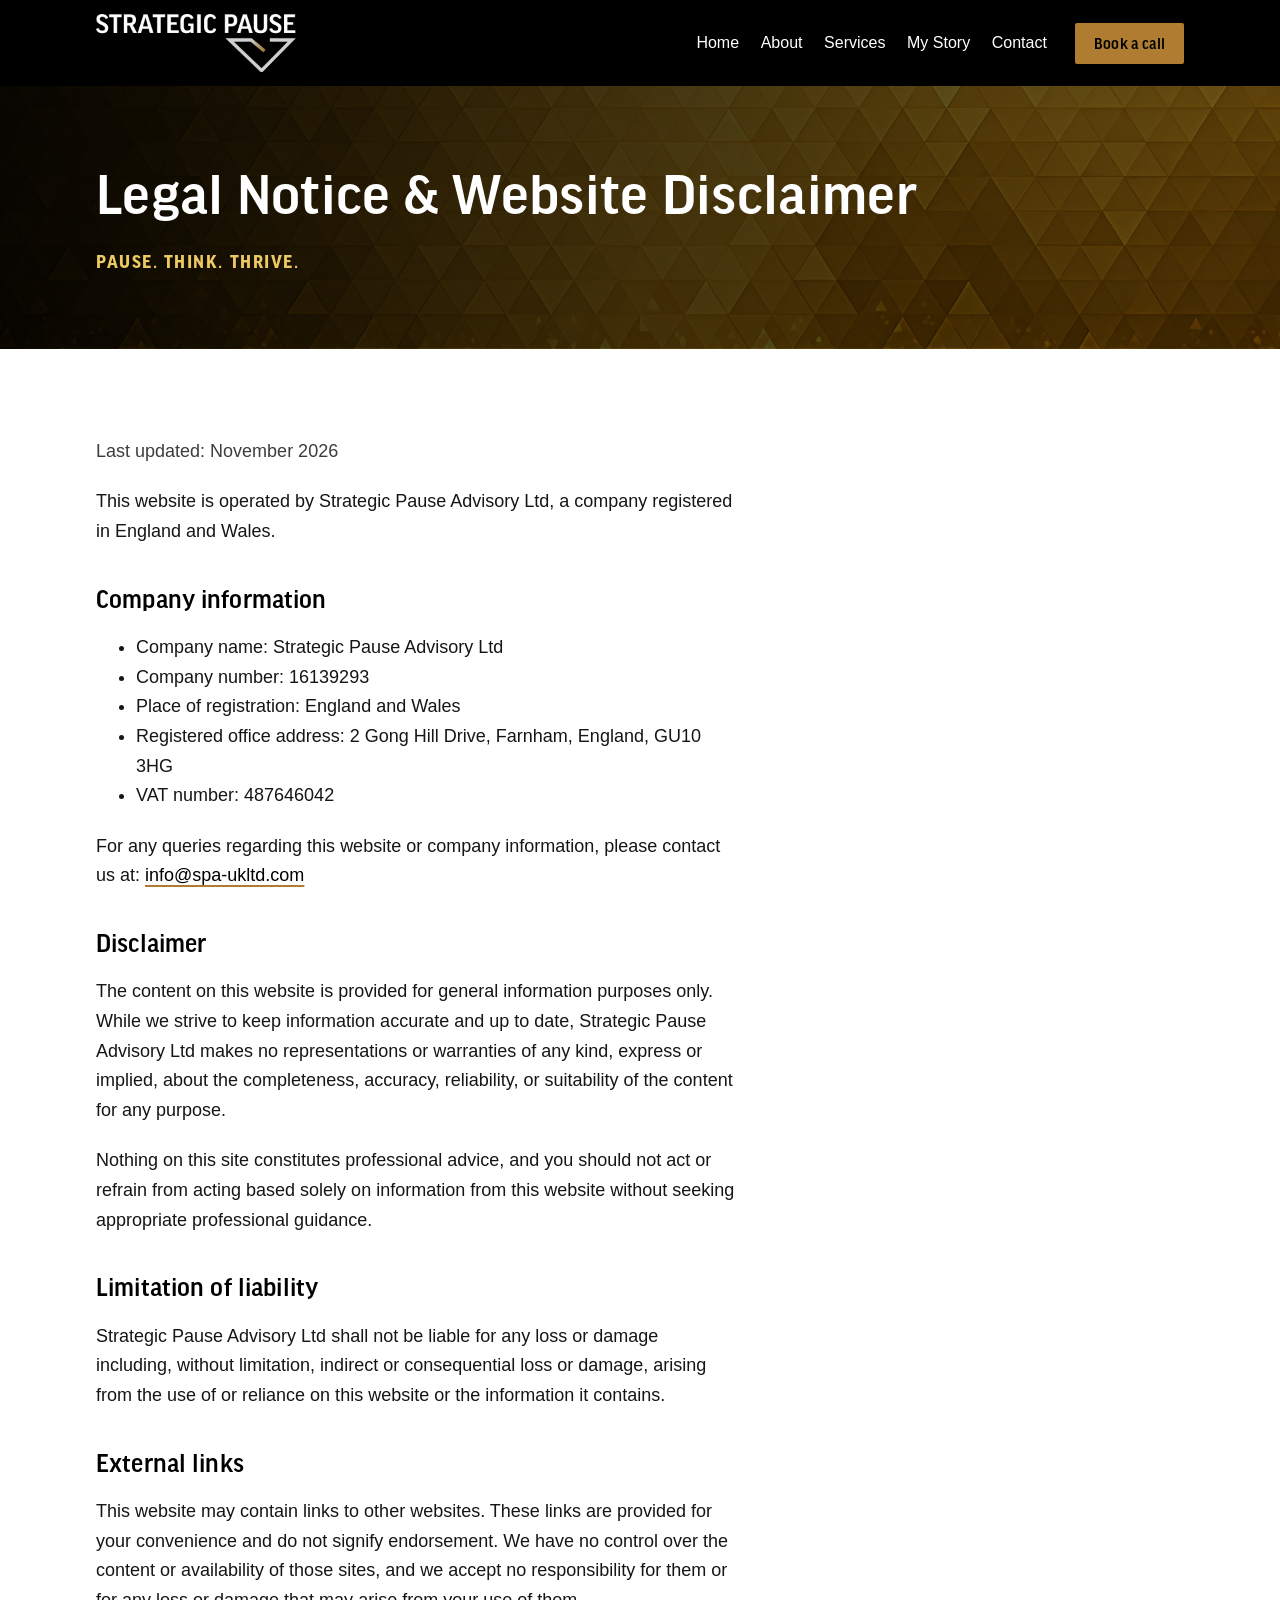
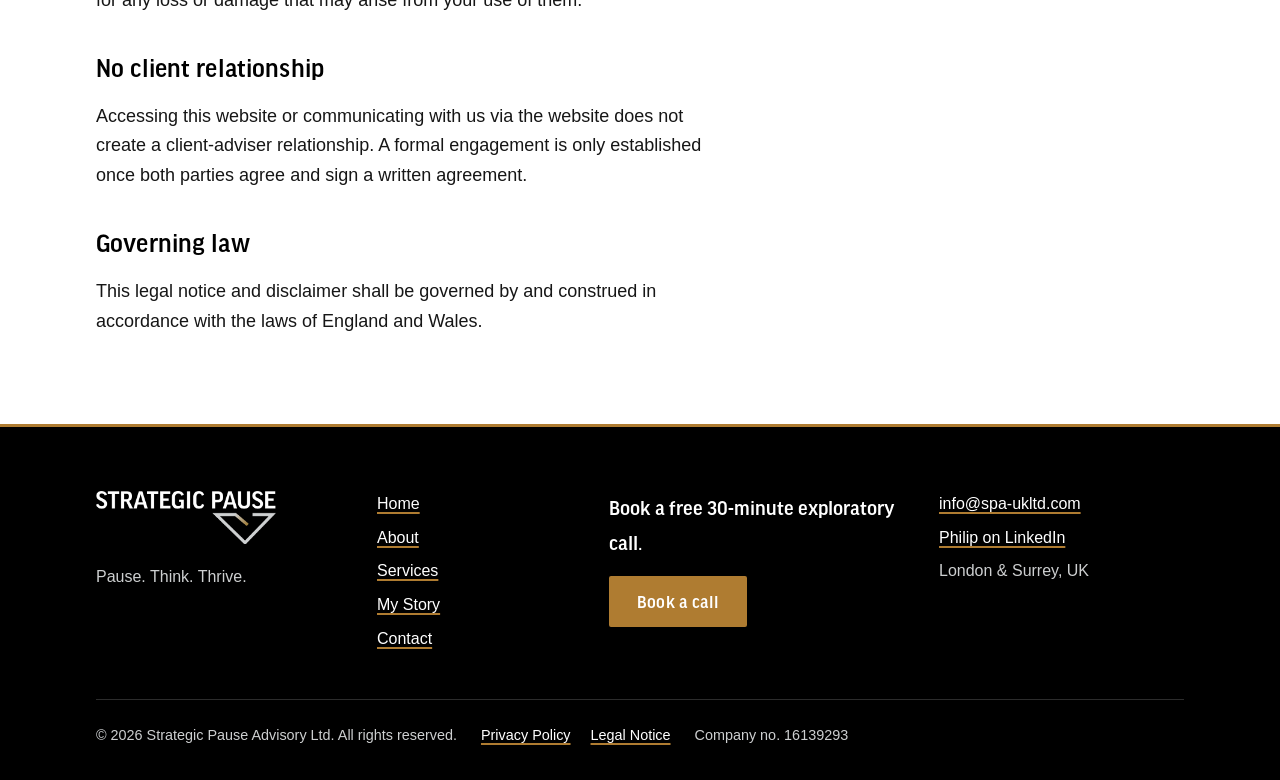
<file: legalnotice/index.html>
<!DOCTYPE html>
<html lang="en-GB">
<head>
<meta charset="utf-8">
<meta name="viewport" content="width=device-width, initial-scale=1">
<title>Legal Notice | Strategic Pause Advisory</title>
<meta name="description" content="Company information, legal notice and website disclaimer for Strategic Pause Advisory Ltd, registered in England and Wales.">
<link rel="canonical" href="https://www.strategicpauseadvisory.com/legalnotice/">
<meta name="theme-color" content="#000000">
<meta property="og:type" content="website">
<meta property="og:site_name" content="Strategic Pause Advisory">
<meta property="og:locale" content="en_GB">
<meta property="og:title" content="Legal Notice | Strategic Pause Advisory">
<meta property="og:description" content="Company information, legal notice and website disclaimer for Strategic Pause Advisory Ltd, registered in England and Wales.">
<meta property="og:url" content="https://www.strategicpauseadvisory.com/legalnotice/">
<meta property="og:image" content="https://www.strategicpauseadvisory.com/images/og-share.jpg">
<meta property="og:image:width" content="1200">
<meta property="og:image:height" content="630">
<meta property="og:image:alt" content="Strategic Pause logo on a gold triangle background">
<meta property="og:image:type" content="image/jpeg">
<meta name="twitter:card" content="summary_large_image">
<meta name="twitter:title" content="Legal Notice | Strategic Pause Advisory">
<meta name="twitter:description" content="Company information, legal notice and website disclaimer for Strategic Pause Advisory Ltd, registered in England and Wales.">
<meta name="twitter:image" content="https://www.strategicpauseadvisory.com/images/og-share.jpg">
<meta name="twitter:image:alt" content="Strategic Pause logo on a gold triangle background">
<link rel="icon" href="../favicon.ico" sizes="any">
<link rel="icon" type="image/png" sizes="32x32" href="../favicon-32.png">
<link rel="apple-touch-icon" href="../apple-touch-icon.png">
<link rel="preload" href="../fonts/FFGoodHeadlineProMedium/font.woff2" as="font" type="font/woff2" crossorigin>
<link rel="stylesheet" href="../fonts/fonts.css">
<link rel="stylesheet" href="../css/styles.css">
<script>document.documentElement.className += " js";</script>
<script src="../js/site.js" defer></script>
<script type="application/ld+json">
{
  "@context": "https://schema.org",
  "@graph": [
    {
      "@type": "ProfessionalService",
      "@id": "https://www.strategicpauseadvisory.com/#organization",
      "name": "Strategic Pause Advisory Ltd",
      "alternateName": "Strategic Pause Advisory",
      "url": "https://www.strategicpauseadvisory.com/",
      "logo": "https://www.strategicpauseadvisory.com/images/logo-black.png",
      "image": "https://www.strategicpauseadvisory.com/images/og-share.jpg",
      "description": "Your strategic business ally: up-to-date, non-judgemental mentorship, support and guidance for you and your team, as a fractional mentor or board adviser.",
      "slogan": "Pause. Think. Thrive.",
      "email": "info@spa-ukltd.com",
      "areaServed": [
        {
          "@type": "City",
          "name": "London"
        },
        {
          "@type": "AdministrativeArea",
          "name": "Surrey"
        }
      ],
      "founder": {
        "@type": "Person",
        "@id": "https://www.strategicpauseadvisory.com/mystory/#philip-feibusch",
        "name": "Philip Feibusch",
        "sameAs": [
          "https://www.linkedin.com/in/philipfeibusch/"
        ]
      }
    }
  ]
}
</script>
</head>
<body>
<a class="skip-link" href="#main">Skip to content</a>
<header class="site-header">
  <div class="wrap">
    <a class="logo-link" href="../">
      <img src="../images/logo-white-gold.png" width="1200" height="350" alt="Strategic Pause: home">
    </a>
    <a class="btn btn--small" href="https://calendly.com/philip-feibusch-spa-ukltd/30min" target="_blank" rel="noopener">Book a call<span class="visually-hidden"> (opens in new tab)</span></a>
    <button class="menu-toggle" type="button" aria-expanded="false" aria-controls="site-nav">
      <span class="visually-hidden">Menu</span>
      <svg class="icon-open" viewBox="0 0 24 24" aria-hidden="true" focusable="false"><path d="M3 6h18M3 12h18M3 18h18" stroke="currentColor" stroke-width="2" fill="none"/></svg>
      <svg class="icon-close" viewBox="0 0 24 24" aria-hidden="true" focusable="false"><path d="M5 5l14 14M19 5L5 19" stroke="currentColor" stroke-width="2" fill="none"/></svg>
    </button>
    <nav class="site-nav" id="site-nav" aria-label="Main">
      <ul>
        <li><a href="../">Home</a></li>
        <li><a href="../about/">About</a></li>
        <li><a href="../spaservices/">Services</a></li>
        <li><a href="../mystory/">My Story</a></li>
        <li><a href="../contact/">Contact</a></li>
      </ul>
    </nav>
  </div>
</header>
<main id="main">
<section class="page-banner">
  <div class="wrap">
    <h1>Legal Notice &amp; Website Disclaimer</h1>
    <p class="strapline">Pause. Think. Thrive.</p>
  </div>
</section>

<section class="section">
  <div class="wrap">
    <div class="prose legal">
      <p class="updated">Last updated: November 2026</p>
      <p>This website is operated by Strategic Pause Advisory Ltd, a company registered in England and Wales.</p>

      <h2>Company information</h2>
      <ul>
        <li>Company name: Strategic Pause Advisory Ltd</li>
        <li>Company number: 16139293</li>
        <li>Place of registration: England and Wales</li>
        <li>Registered office address: 2 Gong Hill Drive, Farnham, England, GU10 3HG</li>
        <li>VAT number: 487646042</li>
      </ul>
      <p>For any queries regarding this website or company information, please contact us at: <a href="mailto:info@spa-ukltd.com">info@spa-ukltd.com</a></p>

      <h2>Disclaimer</h2>
      <p>The content on this website is provided for general information purposes only. While we strive to keep information accurate and up to date, Strategic Pause Advisory Ltd makes no representations or warranties of any kind, express or implied, about the completeness, accuracy, reliability, or suitability of the content for any purpose.</p>
      <p>Nothing on this site constitutes professional advice, and you should not act or refrain from acting based solely on information from this website without seeking appropriate professional guidance.</p>

      <h2>Limitation of liability</h2>
      <p>Strategic Pause Advisory Ltd shall not be liable for any loss or damage including, without limitation, indirect or consequential loss or damage, arising from the use of or reliance on this website or the information it contains.</p>

      <h2>External links</h2>
      <p>This website may contain links to other websites. These links are provided for your convenience and do not signify endorsement. We have no control over the content or availability of those sites, and we accept no responsibility for them or for any loss or damage that may arise from your use of them.</p>

      <h2>No client relationship</h2>
      <p>Accessing this website or communicating with us via the website does not create a client-adviser relationship. A formal engagement is only established once both parties agree and sign a written agreement.</p>

      <h2>Governing law</h2>
      <p>This legal notice and disclaimer shall be governed by and construed in accordance with the laws of England and Wales.</p>
    </div>
  </div>
</section>
</main>
<footer class="site-footer">
  <div class="wrap">
    <div class="footer-grid">
      <div class="footer-logo">
        <a href="../"><img src="../images/logo-white-gold.png" width="1200" height="350" alt="Strategic Pause: home"></a>
        <p>Pause. Think. Thrive.</p>
      </div>
      <nav class="footer-nav" aria-label="Footer">
        <ul>
          <li><a href="../">Home</a></li>
          <li><a href="../about/">About</a></li>
          <li><a href="../spaservices/">Services</a></li>
          <li><a href="../mystory/">My Story</a></li>
          <li><a href="../contact/">Contact</a></li>
        </ul>
      </nav>
      <div class="footer-cta">
        <p>Book a free 30-minute exploratory call.</p>
        <a class="btn" href="https://calendly.com/philip-feibusch-spa-ukltd/30min" target="_blank" rel="noopener">Book a call<span class="visually-hidden"> (opens in new tab)</span></a>
      </div>
      <div class="footer-contact">
        <ul>
          <li><a href="mailto:info@spa-ukltd.com">info@spa-ukltd.com</a></li>
          <li><a href="https://www.linkedin.com/in/philipfeibusch/" target="_blank" rel="noopener">Philip on LinkedIn<span class="visually-hidden"> (opens in new tab)</span></a></li>
          <li>London &amp; Surrey, UK</li>
        </ul>
      </div>
    </div>
    <div class="footer-bottom">
      <p>&copy; 2026 Strategic Pause Advisory Ltd. All rights reserved.</p>
      <ul>
        <li><a href="../privacypolicy/">Privacy Policy</a></li>
        <li><a href="../legalnotice/">Legal Notice</a></li>
      </ul>
      <p>Company no. 16139293</p>
    </div>
  </div>
</footer>
</body>
</html>
</file>
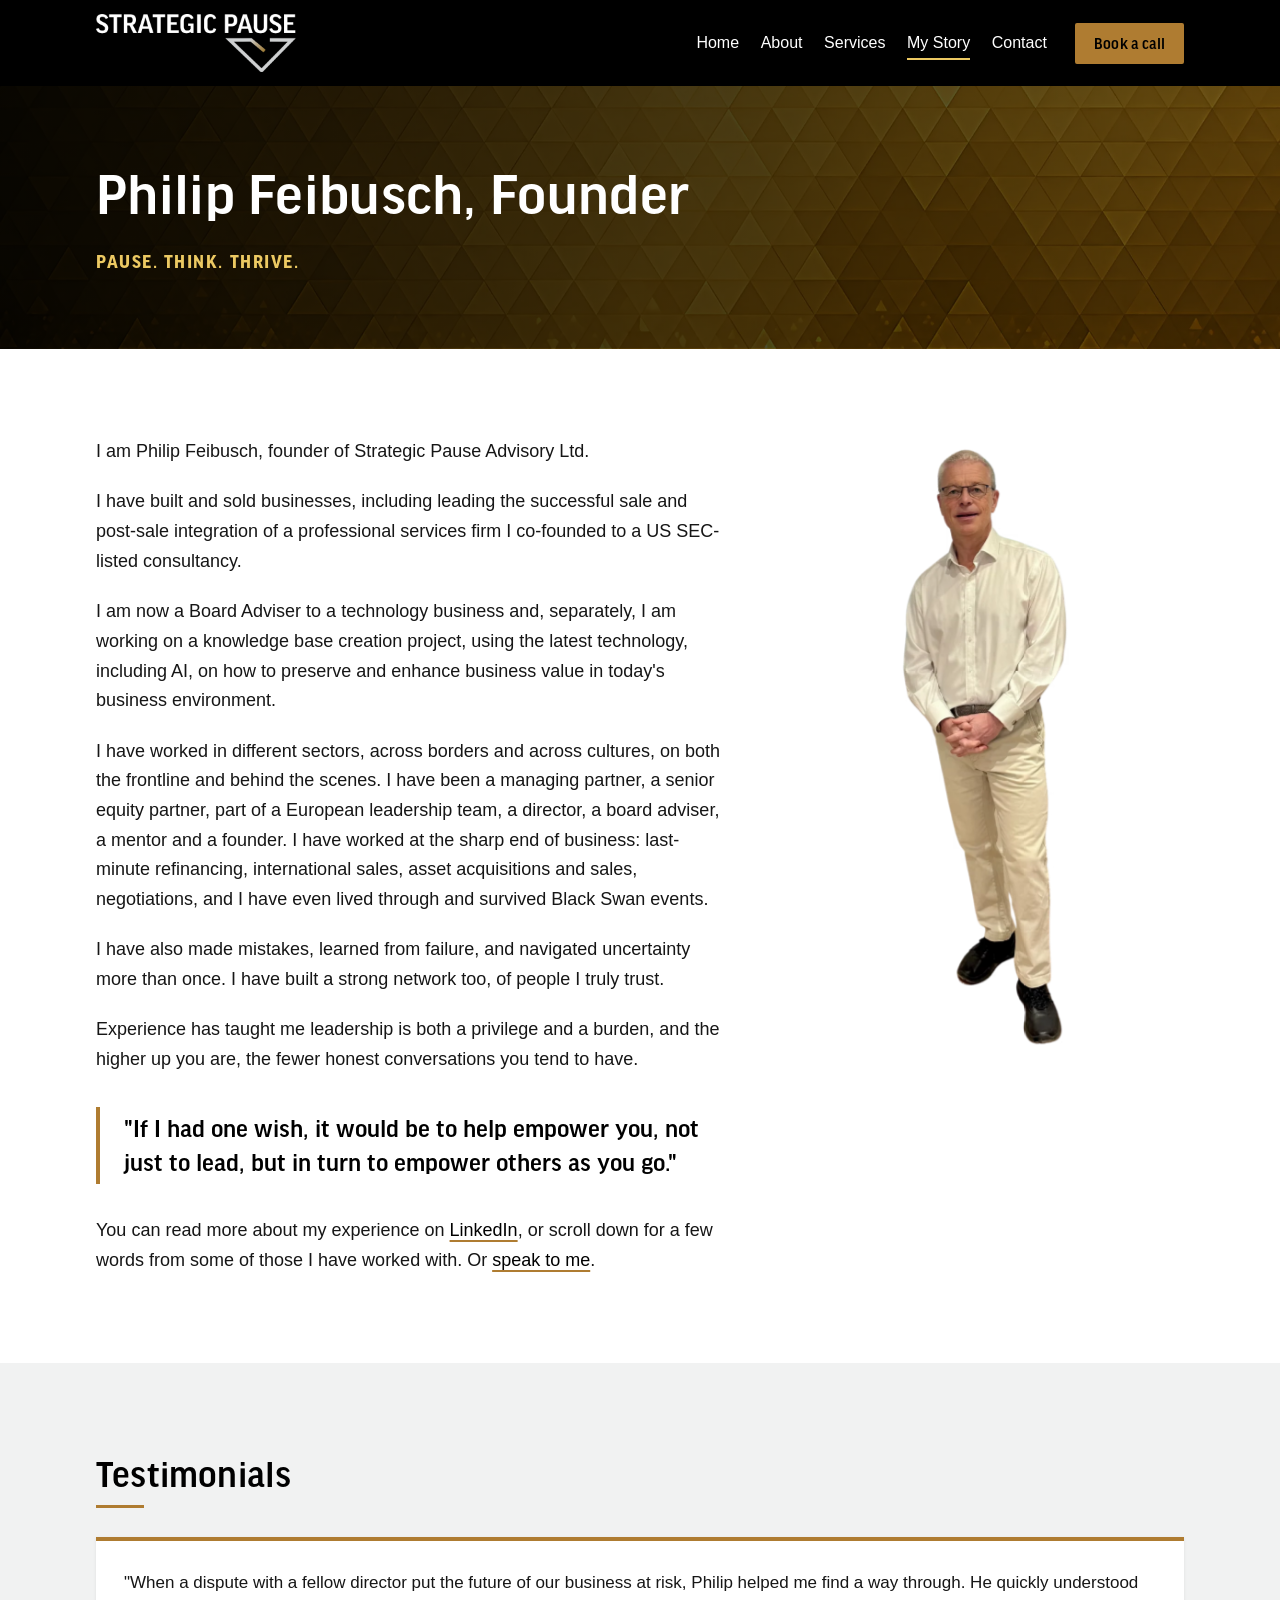
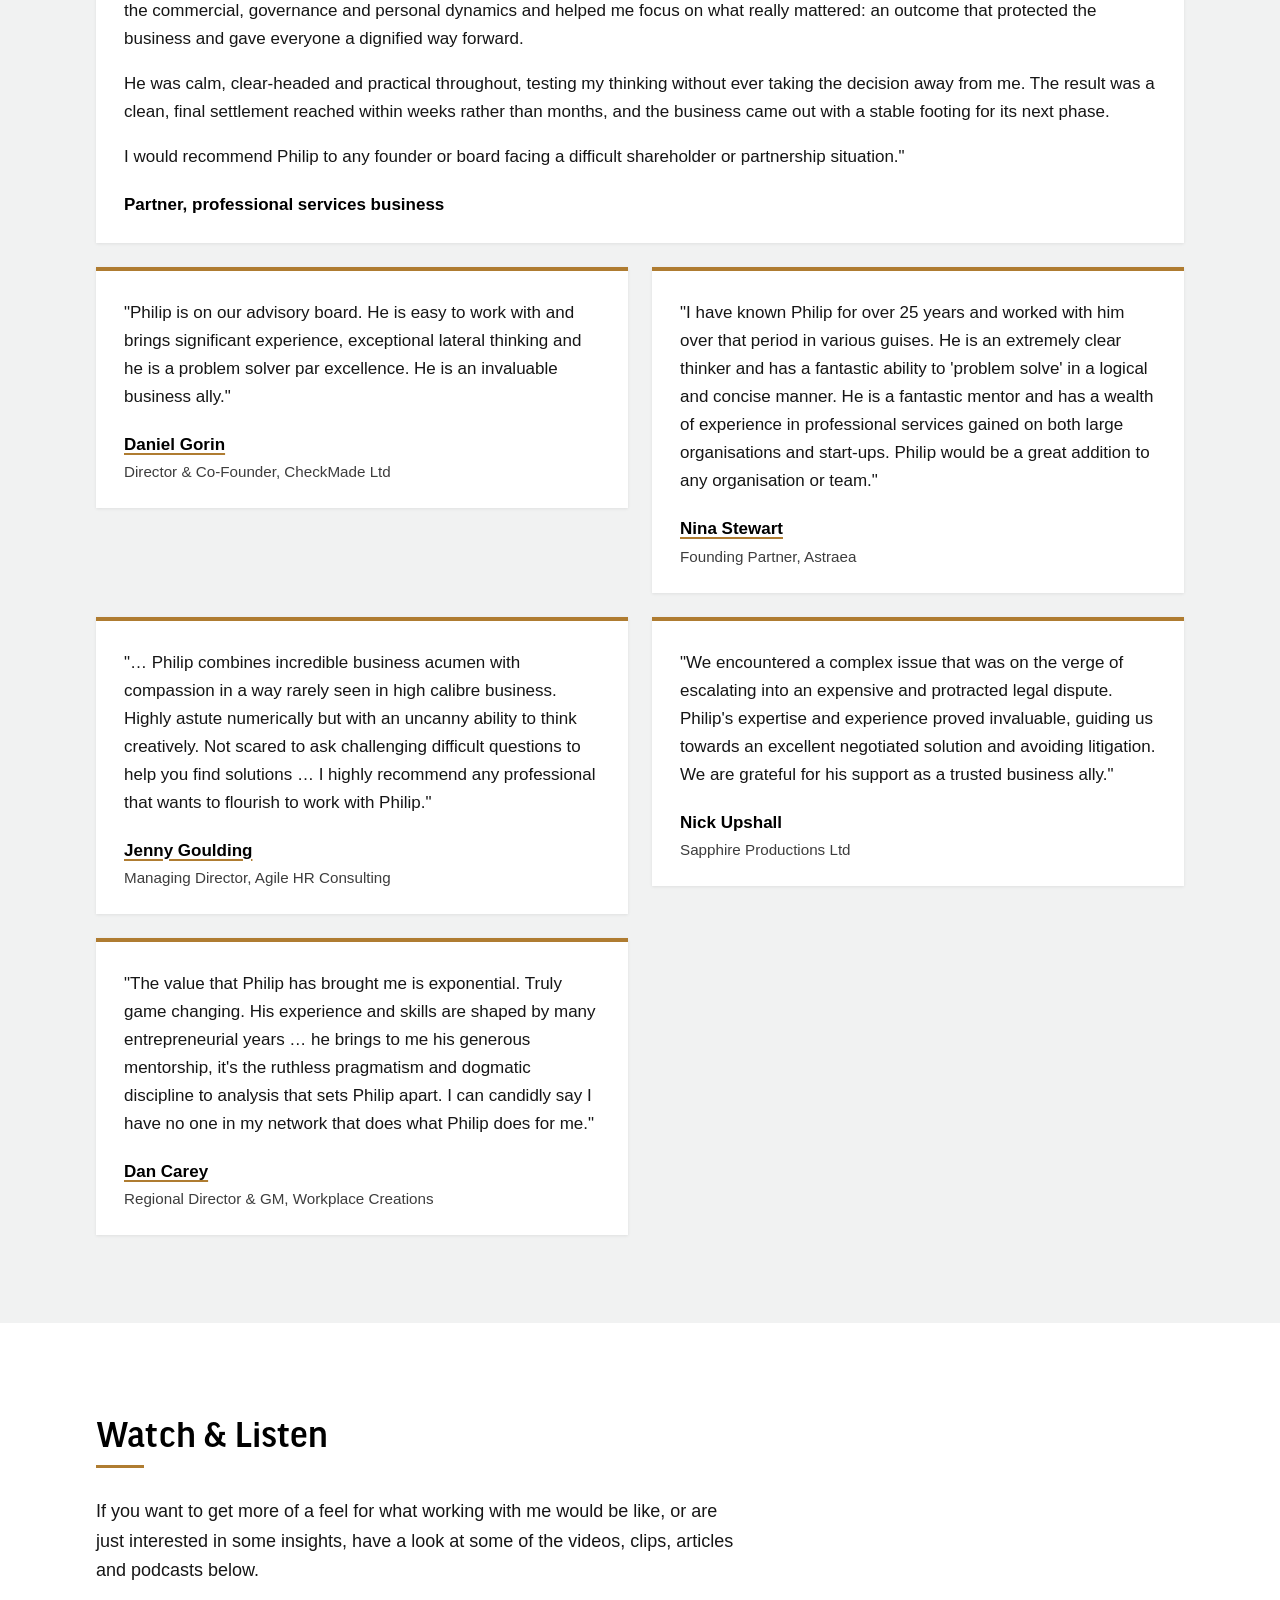
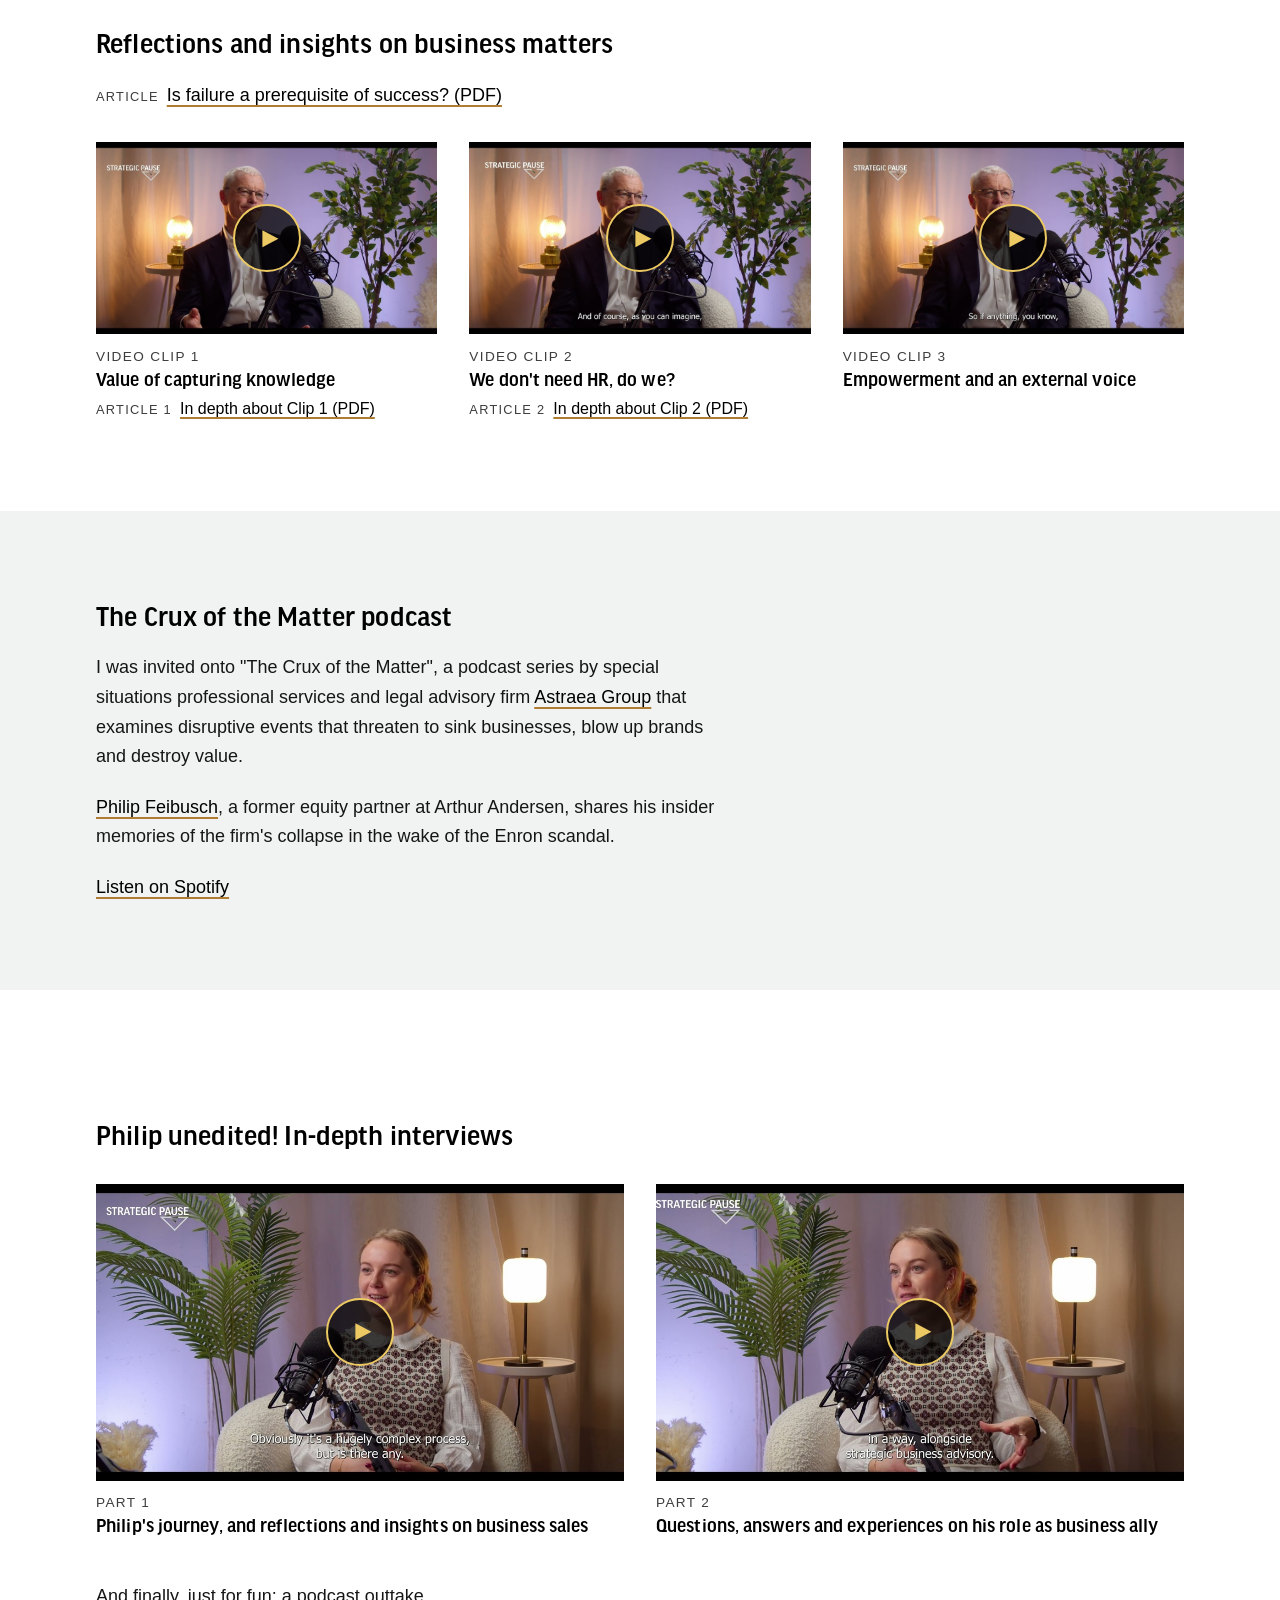
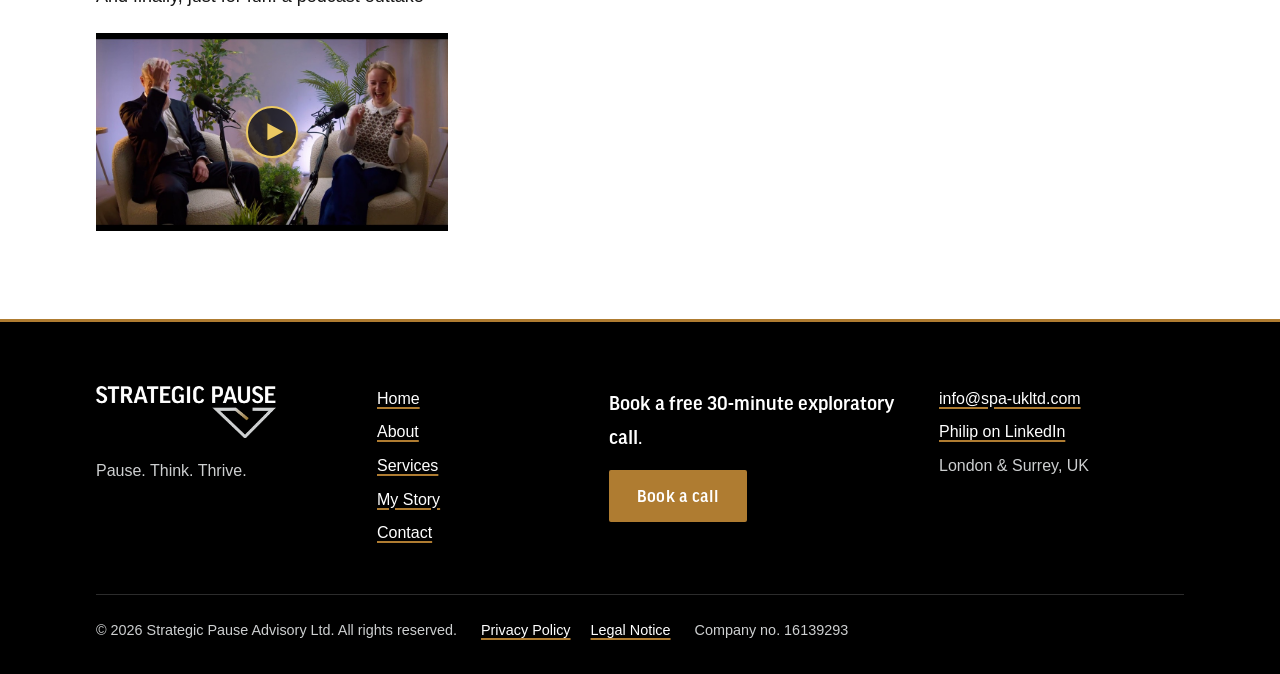
<file: mystory/index.html>
<!DOCTYPE html>
<html lang="en-GB">
<head>
<meta charset="utf-8">
<meta name="viewport" content="width=device-width, initial-scale=1">
<title>My Story | Philip Feibusch, Board Adviser &amp; Business Mentor</title>
<meta name="description" content="Philip Feibusch, founder of Strategic Pause Advisory: former Arthur Andersen equity partner, board adviser and mentor. His story, testimonials and videos.">
<link rel="canonical" href="https://www.strategicpauseadvisory.com/mystory/">
<meta name="theme-color" content="#000000">
<meta property="og:type" content="website">
<meta property="og:site_name" content="Strategic Pause Advisory">
<meta property="og:locale" content="en_GB">
<meta property="og:title" content="My Story | Philip Feibusch, Board Adviser &amp; Business Mentor">
<meta property="og:description" content="Philip Feibusch, founder of Strategic Pause Advisory: former Arthur Andersen equity partner, board adviser and mentor. His story, testimonials and videos.">
<meta property="og:url" content="https://www.strategicpauseadvisory.com/mystory/">
<meta property="og:image" content="https://www.strategicpauseadvisory.com/images/og-share.jpg">
<meta property="og:image:width" content="1200">
<meta property="og:image:height" content="630">
<meta property="og:image:alt" content="Strategic Pause logo on a gold triangle background">
<meta property="og:image:type" content="image/jpeg">
<meta name="twitter:card" content="summary_large_image">
<meta name="twitter:title" content="My Story | Philip Feibusch, Board Adviser &amp; Business Mentor">
<meta name="twitter:description" content="Philip Feibusch, founder of Strategic Pause Advisory: former Arthur Andersen equity partner, board adviser and mentor. His story, testimonials and videos.">
<meta name="twitter:image" content="https://www.strategicpauseadvisory.com/images/og-share.jpg">
<meta name="twitter:image:alt" content="Strategic Pause logo on a gold triangle background">
<link rel="icon" href="../favicon.ico" sizes="any">
<link rel="icon" type="image/png" sizes="32x32" href="../favicon-32.png">
<link rel="apple-touch-icon" href="../apple-touch-icon.png">
<link rel="preload" href="../fonts/FFGoodHeadlineProMedium/font.woff2" as="font" type="font/woff2" crossorigin>
<link rel="stylesheet" href="../fonts/fonts.css">
<link rel="stylesheet" href="../css/styles.css">
<script>document.documentElement.className += " js";</script>
<script src="../js/site.js" defer></script>
<script type="application/ld+json">
{
  "@context": "https://schema.org",
  "@graph": [
    {
      "@type": "ProfessionalService",
      "@id": "https://www.strategicpauseadvisory.com/#organization",
      "name": "Strategic Pause Advisory Ltd",
      "alternateName": "Strategic Pause Advisory",
      "url": "https://www.strategicpauseadvisory.com/",
      "logo": "https://www.strategicpauseadvisory.com/images/logo-black.png",
      "image": "https://www.strategicpauseadvisory.com/images/og-share.jpg",
      "description": "Your strategic business ally: up-to-date, non-judgemental mentorship, support and guidance for you and your team, as a fractional mentor or board adviser.",
      "slogan": "Pause. Think. Thrive.",
      "email": "info@spa-ukltd.com",
      "areaServed": [
        {
          "@type": "City",
          "name": "London"
        },
        {
          "@type": "AdministrativeArea",
          "name": "Surrey"
        }
      ],
      "founder": {
        "@type": "Person",
        "@id": "https://www.strategicpauseadvisory.com/mystory/#philip-feibusch",
        "name": "Philip Feibusch",
        "sameAs": [
          "https://www.linkedin.com/in/philipfeibusch/"
        ]
      }
    },
    {
      "@type": "Person",
      "@id": "https://www.strategicpauseadvisory.com/mystory/#philip-feibusch",
      "name": "Philip Feibusch",
      "jobTitle": "Founder",
      "description": "Founder of Strategic Pause Advisory Ltd, former equity partner at Arthur Andersen, board adviser and mentor.",
      "image": "https://www.strategicpauseadvisory.com/images/philip-feibusch.webp",
      "url": "https://www.strategicpauseadvisory.com/mystory/",
      "worksFor": {
        "@id": "https://www.strategicpauseadvisory.com/#organization"
      },
      "sameAs": [
        "https://www.linkedin.com/in/philipfeibusch/"
      ]
    }
  ]
}
</script>
</head>
<body>
<a class="skip-link" href="#main">Skip to content</a>
<header class="site-header">
  <div class="wrap">
    <a class="logo-link" href="../">
      <img src="../images/logo-white-gold.png" width="1200" height="350" alt="Strategic Pause: home">
    </a>
    <a class="btn btn--small" href="https://calendly.com/philip-feibusch-spa-ukltd/30min" target="_blank" rel="noopener">Book a call<span class="visually-hidden"> (opens in new tab)</span></a>
    <button class="menu-toggle" type="button" aria-expanded="false" aria-controls="site-nav">
      <span class="visually-hidden">Menu</span>
      <svg class="icon-open" viewBox="0 0 24 24" aria-hidden="true" focusable="false"><path d="M3 6h18M3 12h18M3 18h18" stroke="currentColor" stroke-width="2" fill="none"/></svg>
      <svg class="icon-close" viewBox="0 0 24 24" aria-hidden="true" focusable="false"><path d="M5 5l14 14M19 5L5 19" stroke="currentColor" stroke-width="2" fill="none"/></svg>
    </button>
    <nav class="site-nav" id="site-nav" aria-label="Main">
      <ul>
        <li><a href="../">Home</a></li>
        <li><a href="../about/">About</a></li>
        <li><a href="../spaservices/">Services</a></li>
        <li><a href="../mystory/" aria-current="page">My Story</a></li>
        <li><a href="../contact/">Contact</a></li>
      </ul>
    </nav>
  </div>
</header>
<main id="main">
<section class="page-banner">
  <div class="wrap">
    <h1>Philip Feibusch, Founder</h1>
    <p class="strapline">Pause. Think. Thrive.</p>
  </div>
</section>

<section class="section">
  <div class="wrap split story">
    <div class="prose">
      <p>I am Philip Feibusch, founder of Strategic Pause Advisory Ltd.</p>
      <p>I have built and sold businesses, including leading the successful sale and post-sale integration of a professional services firm I co-founded to a US SEC-listed consultancy.</p>
      <p>I am now a Board Adviser to a technology business and, separately, I am working on a knowledge base creation project, using the latest technology, including AI, on how to preserve and enhance business value in today's business environment.</p>
      <p>I have worked in different sectors, across borders and across cultures, on both the frontline and behind the scenes. I have been a managing partner, a senior equity partner, part of a European leadership team, a director, a board adviser, a mentor and a founder. I have worked at the sharp end of business: last-minute refinancing, international sales, asset acquisitions and sales, negotiations, and I have even lived through and survived Black Swan events.</p>
      <p>I have also made mistakes, learned from failure, and navigated uncertainty more than once. I have built a strong network too, of people I truly trust.</p>
      <p>Experience has taught me leadership is both a privilege and a burden, and the higher up you are, the fewer honest conversations you tend to have.</p>
      <blockquote class="pull-quote"><p>"If I had one wish, it would be to help empower you, not just to lead, but in turn to empower others as you go."</p></blockquote>
      <p>You can read more about my experience on <a href="https://www.linkedin.com/in/philipfeibusch/" target="_blank" rel="noopener">LinkedIn<span class="visually-hidden"> (opens in new tab)</span></a>, or scroll down for a few words from some of those I have worked with. Or <a href="https://calendly.com/philip-feibusch-spa-ukltd/30min" target="_blank" rel="noopener">speak to me<span class="visually-hidden"> (opens in new tab)</span></a>.</p>
    </div>
    <div class="split__media portrait">
      <img src="../images/philip-feibusch.webp" width="696" height="1350" alt="Philip Feibusch, standing, in a white shirt and light trousers">
    </div>
  </div>
</section>

<section class="section section--tint" id="testimonials">
  <div class="wrap">
    <h2 class="rule">Testimonials</h2>
    <ul class="testimonials">
      <li class="testimonials__wide">
        <figure class="testimonial">
          <blockquote>
            <p>"When a dispute with a fellow director put the future of our business at risk, Philip helped me find a way through. He quickly understood the commercial, governance and personal dynamics and helped me focus on what really mattered: an outcome that protected the business and gave everyone a dignified way forward.</p>
            <p>He was calm, clear-headed and practical throughout, testing my thinking without ever taking the decision away from me. The result was a clean, final settlement reached within weeks rather than months, and the business came out with a stable footing for its next phase.</p>
            <p>I would recommend Philip to any founder or board facing a difficult shareholder or partnership situation."</p>
          </blockquote>
          <figcaption><strong>Partner, professional services business</strong></figcaption>
        </figure>
      </li>
      <li>
        <figure class="testimonial">
          <blockquote><p>"Philip is on our advisory board. He is easy to work with and brings significant experience, exceptional lateral thinking and he is a problem solver par excellence. He is an invaluable business ally."</p></blockquote>
          <figcaption><strong><a href="https://www.linkedin.com/in/daniel-gorin-b848172" target="_blank" rel="noopener">Daniel Gorin<span class="visually-hidden"> (opens in new tab)</span></a></strong>Director &amp; Co-Founder, CheckMade Ltd</figcaption>
        </figure>
      </li>
      <li>
        <figure class="testimonial">
          <blockquote><p>"I have known Philip for over 25 years and worked with him over that period in various guises. He is an extremely clear thinker and has a fantastic ability to 'problem solve' in a logical and concise manner. He is a fantastic mentor and has a wealth of experience in professional services gained on both large organisations and start-ups. Philip would be a great addition to any organisation or team."</p></blockquote>
          <figcaption><strong><a href="https://www.linkedin.com/in/nina-stewart-el-imad-bab9794" target="_blank" rel="noopener">Nina Stewart<span class="visually-hidden"> (opens in new tab)</span></a></strong>Founding Partner, Astraea</figcaption>
        </figure>
      </li>
      <li>
        <figure class="testimonial">
          <blockquote><p>"&hellip; Philip combines incredible business acumen with compassion in a way rarely seen in high calibre business. Highly astute numerically but with an uncanny ability to think creatively. Not scared to ask challenging difficult questions to help you find solutions &hellip; I highly recommend any professional that wants to flourish to work with Philip."</p></blockquote>
          <figcaption><strong><a href="https://www.linkedin.com/in/agilehrconsulting" target="_blank" rel="noopener">Jenny Goulding<span class="visually-hidden"> (opens in new tab)</span></a></strong>Managing Director, Agile HR Consulting</figcaption>
        </figure>
      </li>
      <li>
        <figure class="testimonial">
          <blockquote><p>"We encountered a complex issue that was on the verge of escalating into an expensive and protracted legal dispute. Philip's expertise and experience proved invaluable, guiding us towards an excellent negotiated solution and avoiding litigation. We are grateful for his support as a trusted business ally."</p></blockquote>
          <figcaption><strong>Nick Upshall</strong>Sapphire Productions Ltd</figcaption>
        </figure>
      </li>
      <li>
        <figure class="testimonial">
          <blockquote><p>"The value that Philip has brought me is exponential. Truly game changing. His experience and skills are shaped by many entrepreneurial years &hellip; he brings to me his generous mentorship, it's the ruthless pragmatism and dogmatic discipline to analysis that sets Philip apart. I can candidly say I have no one in my network that does what Philip does for me."</p></blockquote>
          <figcaption><strong><a href="https://www.linkedin.com/in/dan-carey-70549927" target="_blank" rel="noopener">Dan Carey<span class="visually-hidden"> (opens in new tab)</span></a></strong>Regional Director &amp; GM, Workplace Creations</figcaption>
        </figure>
      </li>
    </ul>
  </div>
</section>

<section class="section" id="watch-listen" aria-labelledby="watch-listen-title">
  <div class="wrap">
    <h2 class="rule" id="watch-listen-title">Watch &amp; Listen</h2>
    <div class="prose">
      <p>If you want to get more of a feel for what working with me would be like, or are just interested in some insights, have a look at some of the videos, clips, articles and podcasts below.</p>
    </div>

    <h3 class="subhead">Reflections and insights on business matters</h3>
    <p><span class="tag">Article</span><a href="../files/failure-is-a-prerequisite-for-success.pdf" target="_blank" rel="noopener">Is failure a prerequisite of success? (PDF)<span class="visually-hidden"> (opens in new tab)</span></a></p>
    <div class="video-grid">
      <article class="video-card">
        <div class="video">
  <a href="https://youtu.be/6DKEt9nwi84" target="_blank" rel="noopener" data-video-id="6DKEt9nwi84" data-video-title="Value of capturing knowledge">
    <img src="../images/video-6DKEt9nwi84.jpg" width="960" height="540" alt="Play video: Value of capturing knowledge" loading="lazy" decoding="async">
    <span class="play" aria-hidden="true"><svg viewBox="0 0 24 24"><path d="M6 4l15 8-15 8z"/></svg></span>
  </a>
</div>
        <h4><span class="label">Video clip 1</span>Value of capturing knowledge</h4>
        <p><span class="tag">Article 1</span><a href="../files/article-1-value-of-knowledge.pdf" target="_blank" rel="noopener">In depth about Clip 1 (PDF)<span class="visually-hidden"> (opens in new tab)</span></a></p>
      </article>
      <article class="video-card">
        <div class="video">
  <a href="https://youtu.be/3mkGv_zB-TI" target="_blank" rel="noopener" data-video-id="3mkGv_zB-TI" data-video-title="We don't need HR, do we?">
    <img src="../images/video-3mkGv_zB-TI.jpg" width="960" height="540" alt="Play video: We don't need HR, do we?" loading="lazy" decoding="async">
    <span class="play" aria-hidden="true"><svg viewBox="0 0 24 24"><path d="M6 4l15 8-15 8z"/></svg></span>
  </a>
</div>
        <h4><span class="label">Video clip 2</span>We don't need HR, do we?</h4>
        <p><span class="tag">Article 2</span><a href="../files/article-2-we-dont-need-hr.pdf" target="_blank" rel="noopener">In depth about Clip 2 (PDF)<span class="visually-hidden"> (opens in new tab)</span></a></p>
      </article>
      <article class="video-card">
        <div class="video">
  <a href="https://youtu.be/uh0Hkakijv4" target="_blank" rel="noopener" data-video-id="uh0Hkakijv4" data-video-title="Empowerment and an external voice">
    <img src="../images/video-uh0Hkakijv4.jpg" width="960" height="540" alt="Play video: Empowerment and an external voice" loading="lazy" decoding="async">
    <span class="play" aria-hidden="true"><svg viewBox="0 0 24 24"><path d="M6 4l15 8-15 8z"/></svg></span>
  </a>
</div>
        <h4><span class="label">Video clip 3</span>Empowerment and an external voice</h4>
      </article>
    </div>
  </div>
</section>

<section class="section section--tint">
  <div class="wrap">
    <div class="prose">
      <h3 class="subhead">The Crux of the Matter podcast</h3>
      <p>I was invited onto "The Crux of the Matter", a podcast series by special situations professional services and legal advisory firm <a href="https://astraea-group.com/" target="_blank" rel="noopener">Astraea Group<span class="visually-hidden"> (opens in new tab)</span></a> that examines disruptive events that threaten to sink businesses, blow up brands and destroy value.</p>
      <p><a href="https://www.linkedin.com/in/philipfeibusch/" target="_blank" rel="noopener">Philip Feibusch<span class="visually-hidden"> (opens in new tab)</span></a>, a former equity partner at Arthur Andersen, shares his insider memories of the firm's collapse in the wake of the Enron scandal.</p>
      <p><a href="https://open.spotify.com/episode/7wu2SpSuSvcZ9h375Y9sFj" target="_blank" rel="noopener">Listen on Spotify<span class="visually-hidden"> (opens in new tab)</span></a></p>
    </div>
  </div>
</section>

<section class="section">
  <div class="wrap">
    <h3 class="subhead">Philip unedited! In-depth interviews</h3>
    <div class="video-grid">
      <article class="video-card">
        <div class="video">
  <a href="https://youtu.be/fm3_WHfyRg0" target="_blank" rel="noopener" data-video-id="fm3_WHfyRg0" data-video-title="Part 1: Philip's journey, and reflections and insights on business sales">
    <img src="../images/video-fm3_WHfyRg0.jpg" width="960" height="540" alt="Play video: Part 1: Philip's journey, and reflections and insights on business sales" loading="lazy" decoding="async">
    <span class="play" aria-hidden="true"><svg viewBox="0 0 24 24"><path d="M6 4l15 8-15 8z"/></svg></span>
  </a>
</div>
        <h4><span class="label">Part 1</span>Philip's journey, and reflections and insights on business sales</h4>
      </article>
      <article class="video-card">
        <div class="video">
  <a href="https://youtu.be/3uylXP3mi6s" target="_blank" rel="noopener" data-video-id="3uylXP3mi6s" data-video-title="Part 2: Questions, answers and experiences on his role as business ally">
    <img src="../images/video-3uylXP3mi6s.jpg" width="960" height="540" alt="Play video: Part 2: Questions, answers and experiences on his role as business ally" loading="lazy" decoding="async">
    <span class="play" aria-hidden="true"><svg viewBox="0 0 24 24"><path d="M6 4l15 8-15 8z"/></svg></span>
  </a>
</div>
        <h4><span class="label">Part 2</span>Questions, answers and experiences on his role as business ally</h4>
      </article>
    </div>
    <p style="margin-top:2.5rem">And finally, just for fun: a podcast outtake</p>
    <div class="video video-small">
  <a href="https://youtu.be/4jMaOaOmMis" target="_blank" rel="noopener" data-video-id="4jMaOaOmMis" data-video-title="A podcast outtake">
    <img src="../images/video-4jMaOaOmMis.jpg" width="960" height="540" alt="Play video: A podcast outtake" loading="lazy" decoding="async">
    <span class="play" aria-hidden="true"><svg viewBox="0 0 24 24"><path d="M6 4l15 8-15 8z"/></svg></span>
  </a>
</div>
  </div>
</section>
</main>
<footer class="site-footer">
  <div class="wrap">
    <div class="footer-grid">
      <div class="footer-logo">
        <a href="../"><img src="../images/logo-white-gold.png" width="1200" height="350" alt="Strategic Pause: home"></a>
        <p>Pause. Think. Thrive.</p>
      </div>
      <nav class="footer-nav" aria-label="Footer">
        <ul>
          <li><a href="../">Home</a></li>
          <li><a href="../about/">About</a></li>
          <li><a href="../spaservices/">Services</a></li>
          <li><a href="../mystory/">My Story</a></li>
          <li><a href="../contact/">Contact</a></li>
        </ul>
      </nav>
      <div class="footer-cta">
        <p>Book a free 30-minute exploratory call.</p>
        <a class="btn" href="https://calendly.com/philip-feibusch-spa-ukltd/30min" target="_blank" rel="noopener">Book a call<span class="visually-hidden"> (opens in new tab)</span></a>
      </div>
      <div class="footer-contact">
        <ul>
          <li><a href="mailto:info@spa-ukltd.com">info@spa-ukltd.com</a></li>
          <li><a href="https://www.linkedin.com/in/philipfeibusch/" target="_blank" rel="noopener">Philip on LinkedIn<span class="visually-hidden"> (opens in new tab)</span></a></li>
          <li>London &amp; Surrey, UK</li>
        </ul>
      </div>
    </div>
    <div class="footer-bottom">
      <p>&copy; 2026 Strategic Pause Advisory Ltd. All rights reserved.</p>
      <ul>
        <li><a href="../privacypolicy/">Privacy Policy</a></li>
        <li><a href="../legalnotice/">Legal Notice</a></li>
      </ul>
      <p>Company no. 16139293</p>
    </div>
  </div>
</footer>
</body>
</html>
</file>
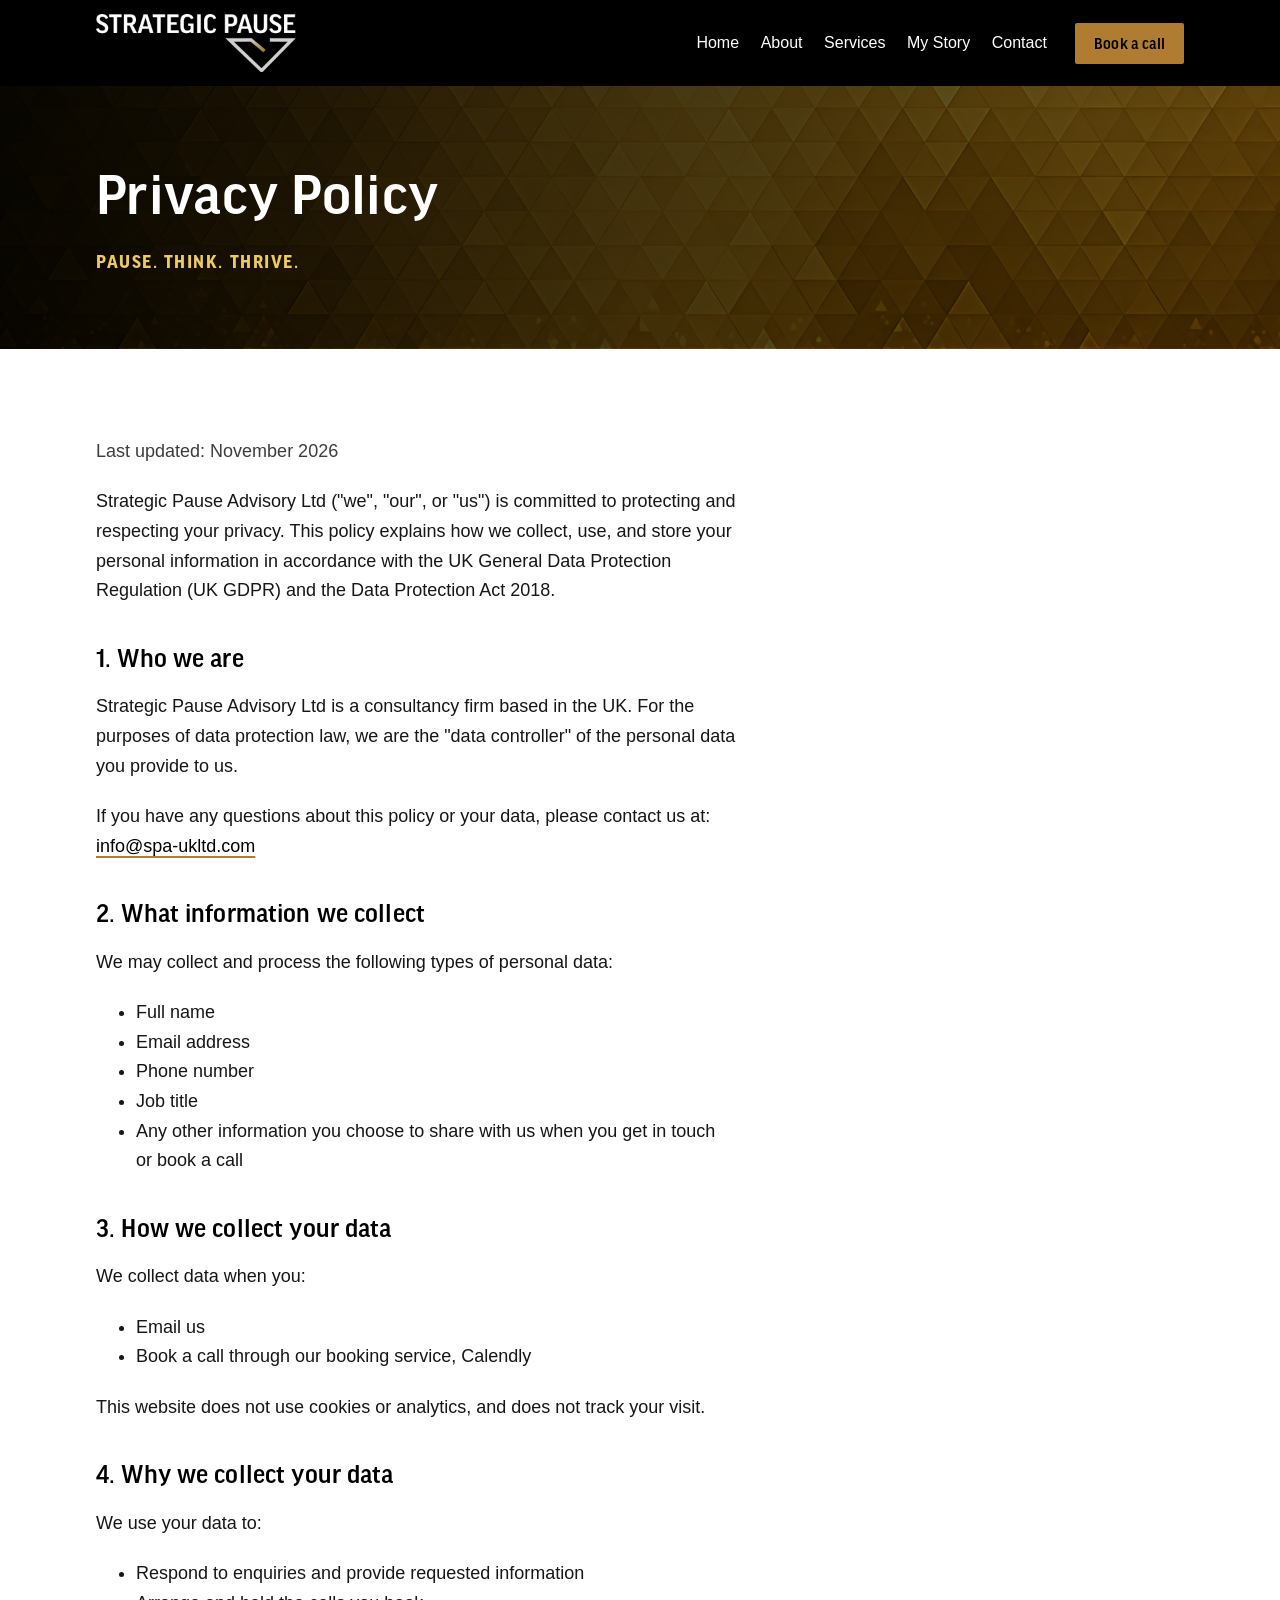
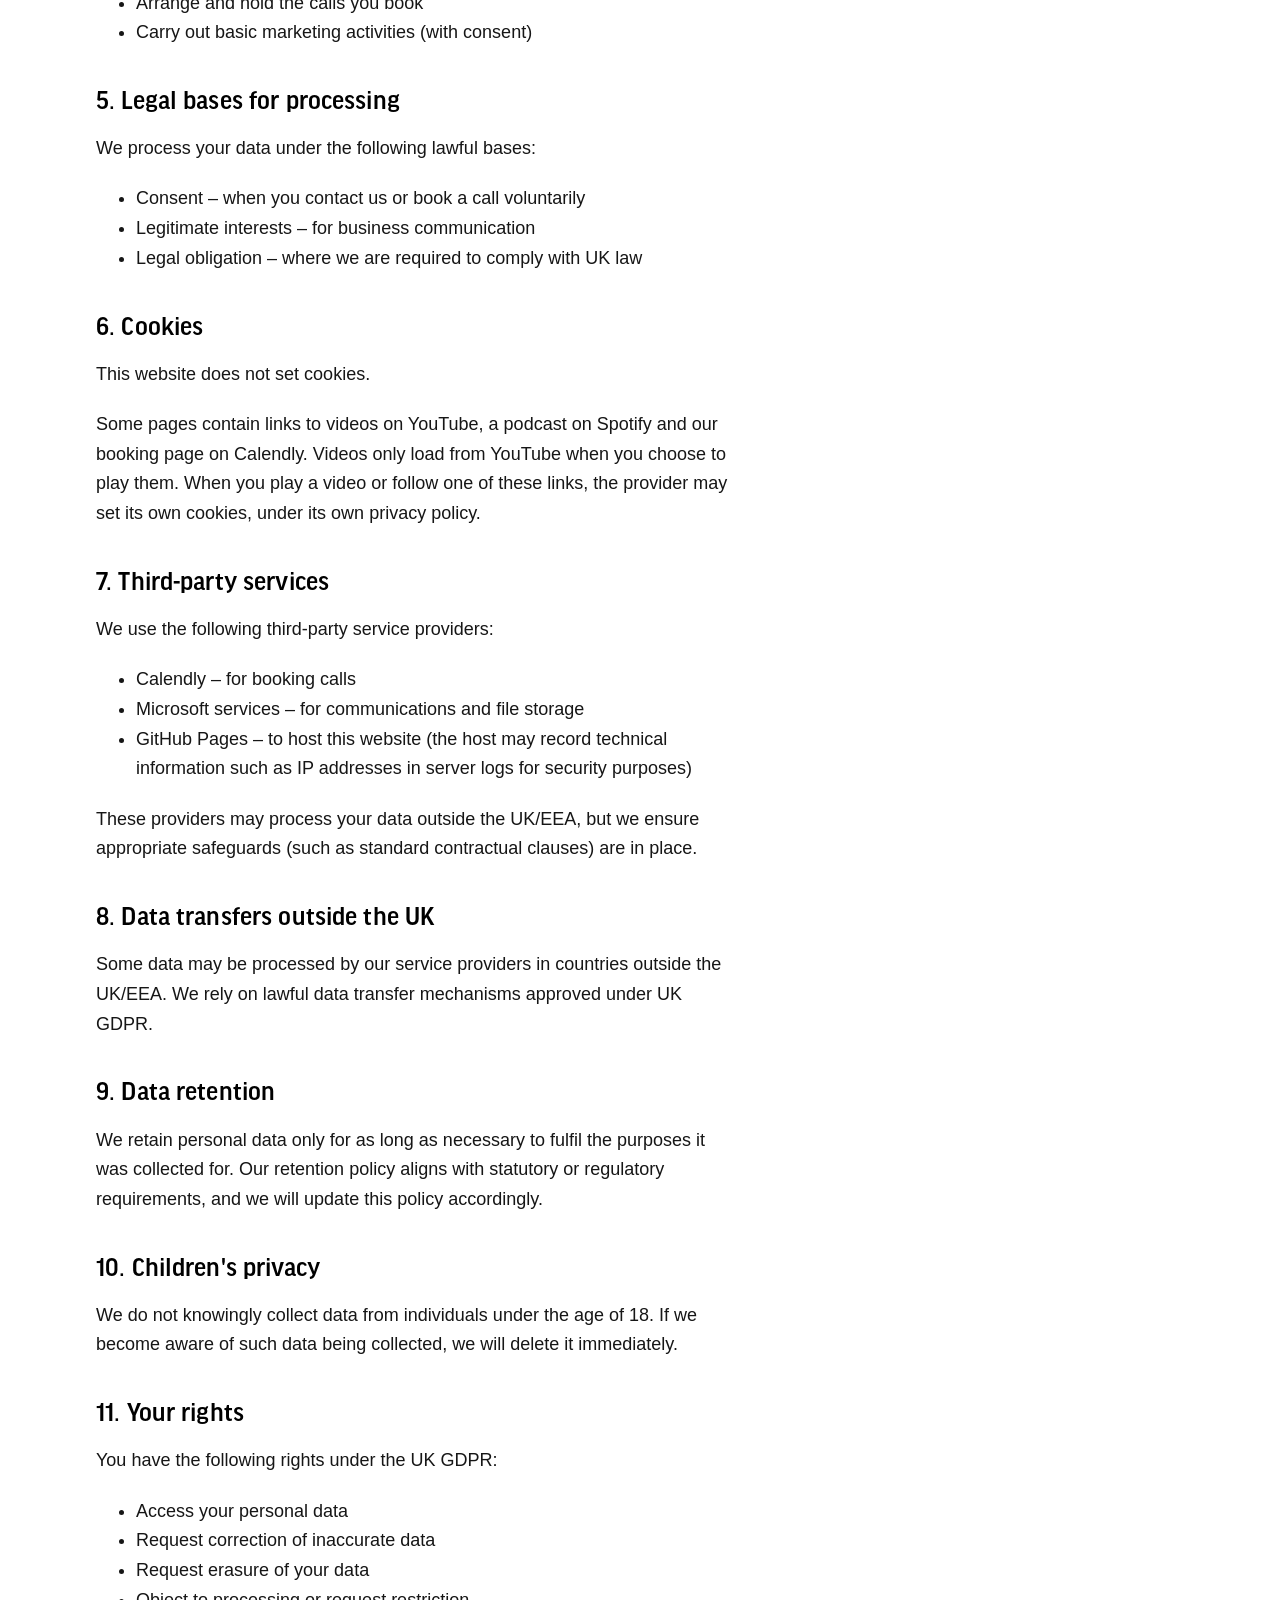
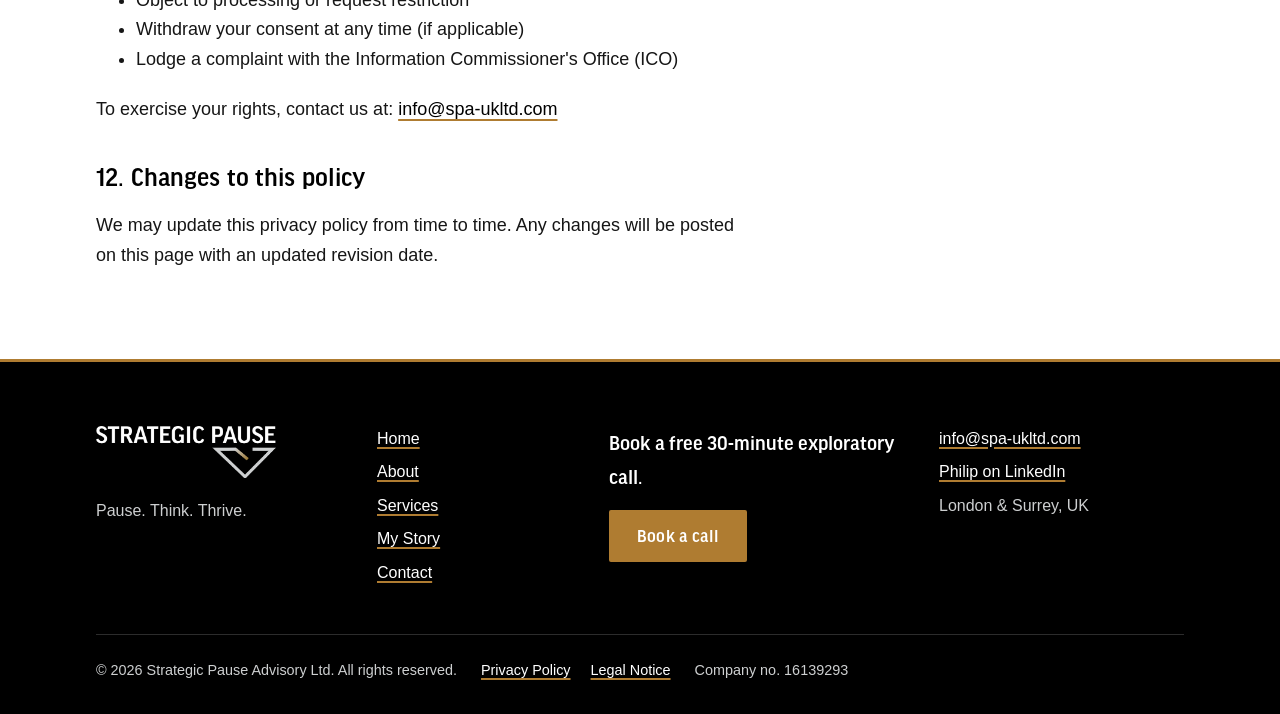
<file: privacypolicy/index.html>
<!DOCTYPE html>
<html lang="en-GB">
<head>
<meta charset="utf-8">
<meta name="viewport" content="width=device-width, initial-scale=1">
<title>Privacy Policy | Strategic Pause Advisory</title>
<meta name="description" content="How Strategic Pause Advisory Ltd collects, uses and protects your personal information. This website does not set cookies.">
<link rel="canonical" href="https://www.strategicpauseadvisory.com/privacypolicy/">
<meta name="theme-color" content="#000000">
<meta property="og:type" content="website">
<meta property="og:site_name" content="Strategic Pause Advisory">
<meta property="og:locale" content="en_GB">
<meta property="og:title" content="Privacy Policy | Strategic Pause Advisory">
<meta property="og:description" content="How Strategic Pause Advisory Ltd collects, uses and protects your personal information. This website does not set cookies.">
<meta property="og:url" content="https://www.strategicpauseadvisory.com/privacypolicy/">
<meta property="og:image" content="https://www.strategicpauseadvisory.com/images/og-share.jpg">
<meta property="og:image:width" content="1200">
<meta property="og:image:height" content="630">
<meta property="og:image:alt" content="Strategic Pause logo on a gold triangle background">
<meta property="og:image:type" content="image/jpeg">
<meta name="twitter:card" content="summary_large_image">
<meta name="twitter:title" content="Privacy Policy | Strategic Pause Advisory">
<meta name="twitter:description" content="How Strategic Pause Advisory Ltd collects, uses and protects your personal information. This website does not set cookies.">
<meta name="twitter:image" content="https://www.strategicpauseadvisory.com/images/og-share.jpg">
<meta name="twitter:image:alt" content="Strategic Pause logo on a gold triangle background">
<link rel="icon" href="../favicon.ico" sizes="any">
<link rel="icon" type="image/png" sizes="32x32" href="../favicon-32.png">
<link rel="apple-touch-icon" href="../apple-touch-icon.png">
<link rel="preload" href="../fonts/FFGoodHeadlineProMedium/font.woff2" as="font" type="font/woff2" crossorigin>
<link rel="stylesheet" href="../fonts/fonts.css">
<link rel="stylesheet" href="../css/styles.css">
<script>document.documentElement.className += " js";</script>
<script src="../js/site.js" defer></script>
<script type="application/ld+json">
{
  "@context": "https://schema.org",
  "@graph": [
    {
      "@type": "ProfessionalService",
      "@id": "https://www.strategicpauseadvisory.com/#organization",
      "name": "Strategic Pause Advisory Ltd",
      "alternateName": "Strategic Pause Advisory",
      "url": "https://www.strategicpauseadvisory.com/",
      "logo": "https://www.strategicpauseadvisory.com/images/logo-black.png",
      "image": "https://www.strategicpauseadvisory.com/images/og-share.jpg",
      "description": "Your strategic business ally: up-to-date, non-judgemental mentorship, support and guidance for you and your team, as a fractional mentor or board adviser.",
      "slogan": "Pause. Think. Thrive.",
      "email": "info@spa-ukltd.com",
      "areaServed": [
        {
          "@type": "City",
          "name": "London"
        },
        {
          "@type": "AdministrativeArea",
          "name": "Surrey"
        }
      ],
      "founder": {
        "@type": "Person",
        "@id": "https://www.strategicpauseadvisory.com/mystory/#philip-feibusch",
        "name": "Philip Feibusch",
        "sameAs": [
          "https://www.linkedin.com/in/philipfeibusch/"
        ]
      }
    }
  ]
}
</script>
</head>
<body>
<a class="skip-link" href="#main">Skip to content</a>
<header class="site-header">
  <div class="wrap">
    <a class="logo-link" href="../">
      <img src="../images/logo-white-gold.png" width="1200" height="350" alt="Strategic Pause: home">
    </a>
    <a class="btn btn--small" href="https://calendly.com/philip-feibusch-spa-ukltd/30min" target="_blank" rel="noopener">Book a call<span class="visually-hidden"> (opens in new tab)</span></a>
    <button class="menu-toggle" type="button" aria-expanded="false" aria-controls="site-nav">
      <span class="visually-hidden">Menu</span>
      <svg class="icon-open" viewBox="0 0 24 24" aria-hidden="true" focusable="false"><path d="M3 6h18M3 12h18M3 18h18" stroke="currentColor" stroke-width="2" fill="none"/></svg>
      <svg class="icon-close" viewBox="0 0 24 24" aria-hidden="true" focusable="false"><path d="M5 5l14 14M19 5L5 19" stroke="currentColor" stroke-width="2" fill="none"/></svg>
    </button>
    <nav class="site-nav" id="site-nav" aria-label="Main">
      <ul>
        <li><a href="../">Home</a></li>
        <li><a href="../about/">About</a></li>
        <li><a href="../spaservices/">Services</a></li>
        <li><a href="../mystory/">My Story</a></li>
        <li><a href="../contact/">Contact</a></li>
      </ul>
    </nav>
  </div>
</header>
<main id="main">
<section class="page-banner">
  <div class="wrap">
    <h1>Privacy Policy</h1>
    <p class="strapline">Pause. Think. Thrive.</p>
  </div>
</section>

<section class="section">
  <div class="wrap">
    <div class="prose legal">
      <p class="updated">Last updated: November 2026</p>
      <p>Strategic Pause Advisory Ltd ("we", "our", or "us") is committed to protecting and respecting your privacy. This policy explains how we collect, use, and store your personal information in accordance with the UK General Data Protection Regulation (UK GDPR) and the Data Protection Act 2018.</p>

      <h2>1. Who we are</h2>
      <p>Strategic Pause Advisory Ltd is a consultancy firm based in the UK. For the purposes of data protection law, we are the "data controller" of the personal data you provide to us.</p>
      <p>If you have any questions about this policy or your data, please contact us at: <a href="mailto:info@spa-ukltd.com">info@spa-ukltd.com</a></p>

      <h2>2. What information we collect</h2>
      <p>We may collect and process the following types of personal data:</p>
      <ul>
        <li>Full name</li>
        <li>Email address</li>
        <li>Phone number</li>
        <li>Job title</li>
        <li>Any other information you choose to share with us when you get in touch or book a call</li>
      </ul>

      <h2>3. How we collect your data</h2>
      <p>We collect data when you:</p>
      <ul>
        <li>Email us</li>
        <li>Book a call through our booking service, Calendly</li>
      </ul>
      <p>This website does not use cookies or analytics, and does not track your visit.</p>

      <h2>4. Why we collect your data</h2>
      <p>We use your data to:</p>
      <ul>
        <li>Respond to enquiries and provide requested information</li>
        <li>Arrange and hold the calls you book</li>
        <li>Carry out basic marketing activities (with consent)</li>
      </ul>

      <h2>5. Legal bases for processing</h2>
      <p>We process your data under the following lawful bases:</p>
      <ul>
        <li>Consent &ndash; when you contact us or book a call voluntarily</li>
        <li>Legitimate interests &ndash; for business communication</li>
        <li>Legal obligation &ndash; where we are required to comply with UK law</li>
      </ul>

      <h2>6. Cookies</h2>
      <p>This website does not set cookies.</p>
      <p>Some pages contain links to videos on YouTube, a podcast on Spotify and our booking page on Calendly. Videos only load from YouTube when you choose to play them. When you play a video or follow one of these links, the provider may set its own cookies, under its own privacy policy.</p>

      <h2>7. Third-party services</h2>
      <p>We use the following third-party service providers:</p>
      <ul>
        <li>Calendly &ndash; for booking calls</li>
        <li>Microsoft services &ndash; for communications and file storage</li>
        <li>GitHub Pages &ndash; to host this website (the host may record technical information such as IP addresses in server logs for security purposes)</li>
      </ul>
      <p>These providers may process your data outside the UK/EEA, but we ensure appropriate safeguards (such as standard contractual clauses) are in place.</p>

      <h2>8. Data transfers outside the UK</h2>
      <p>Some data may be processed by our service providers in countries outside the UK/EEA. We rely on lawful data transfer mechanisms approved under UK GDPR.</p>

      <h2>9. Data retention</h2>
      <p>We retain personal data only for as long as necessary to fulfil the purposes it was collected for. Our retention policy aligns with statutory or regulatory requirements, and we will update this policy accordingly.</p>

      <h2>10. Children's privacy</h2>
      <p>We do not knowingly collect data from individuals under the age of 18. If we become aware of such data being collected, we will delete it immediately.</p>

      <h2>11. Your rights</h2>
      <p>You have the following rights under the UK GDPR:</p>
      <ul>
        <li>Access your personal data</li>
        <li>Request correction of inaccurate data</li>
        <li>Request erasure of your data</li>
        <li>Object to processing or request restriction</li>
        <li>Withdraw your consent at any time (if applicable)</li>
        <li>Lodge a complaint with the Information Commissioner's Office (ICO)</li>
      </ul>
      <p>To exercise your rights, contact us at: <a href="mailto:info@spa-ukltd.com">info@spa-ukltd.com</a></p>

      <h2>12. Changes to this policy</h2>
      <p>We may update this privacy policy from time to time. Any changes will be posted on this page with an updated revision date.</p>
    </div>
  </div>
</section>
</main>
<footer class="site-footer">
  <div class="wrap">
    <div class="footer-grid">
      <div class="footer-logo">
        <a href="../"><img src="../images/logo-white-gold.png" width="1200" height="350" alt="Strategic Pause: home"></a>
        <p>Pause. Think. Thrive.</p>
      </div>
      <nav class="footer-nav" aria-label="Footer">
        <ul>
          <li><a href="../">Home</a></li>
          <li><a href="../about/">About</a></li>
          <li><a href="../spaservices/">Services</a></li>
          <li><a href="../mystory/">My Story</a></li>
          <li><a href="../contact/">Contact</a></li>
        </ul>
      </nav>
      <div class="footer-cta">
        <p>Book a free 30-minute exploratory call.</p>
        <a class="btn" href="https://calendly.com/philip-feibusch-spa-ukltd/30min" target="_blank" rel="noopener">Book a call<span class="visually-hidden"> (opens in new tab)</span></a>
      </div>
      <div class="footer-contact">
        <ul>
          <li><a href="mailto:info@spa-ukltd.com">info@spa-ukltd.com</a></li>
          <li><a href="https://www.linkedin.com/in/philipfeibusch/" target="_blank" rel="noopener">Philip on LinkedIn<span class="visually-hidden"> (opens in new tab)</span></a></li>
          <li>London &amp; Surrey, UK</li>
        </ul>
      </div>
    </div>
    <div class="footer-bottom">
      <p>&copy; 2026 Strategic Pause Advisory Ltd. All rights reserved.</p>
      <ul>
        <li><a href="../privacypolicy/">Privacy Policy</a></li>
        <li><a href="../legalnotice/">Legal Notice</a></li>
      </ul>
      <p>Company no. 16139293</p>
    </div>
  </div>
</footer>
</body>
</html>
</file>
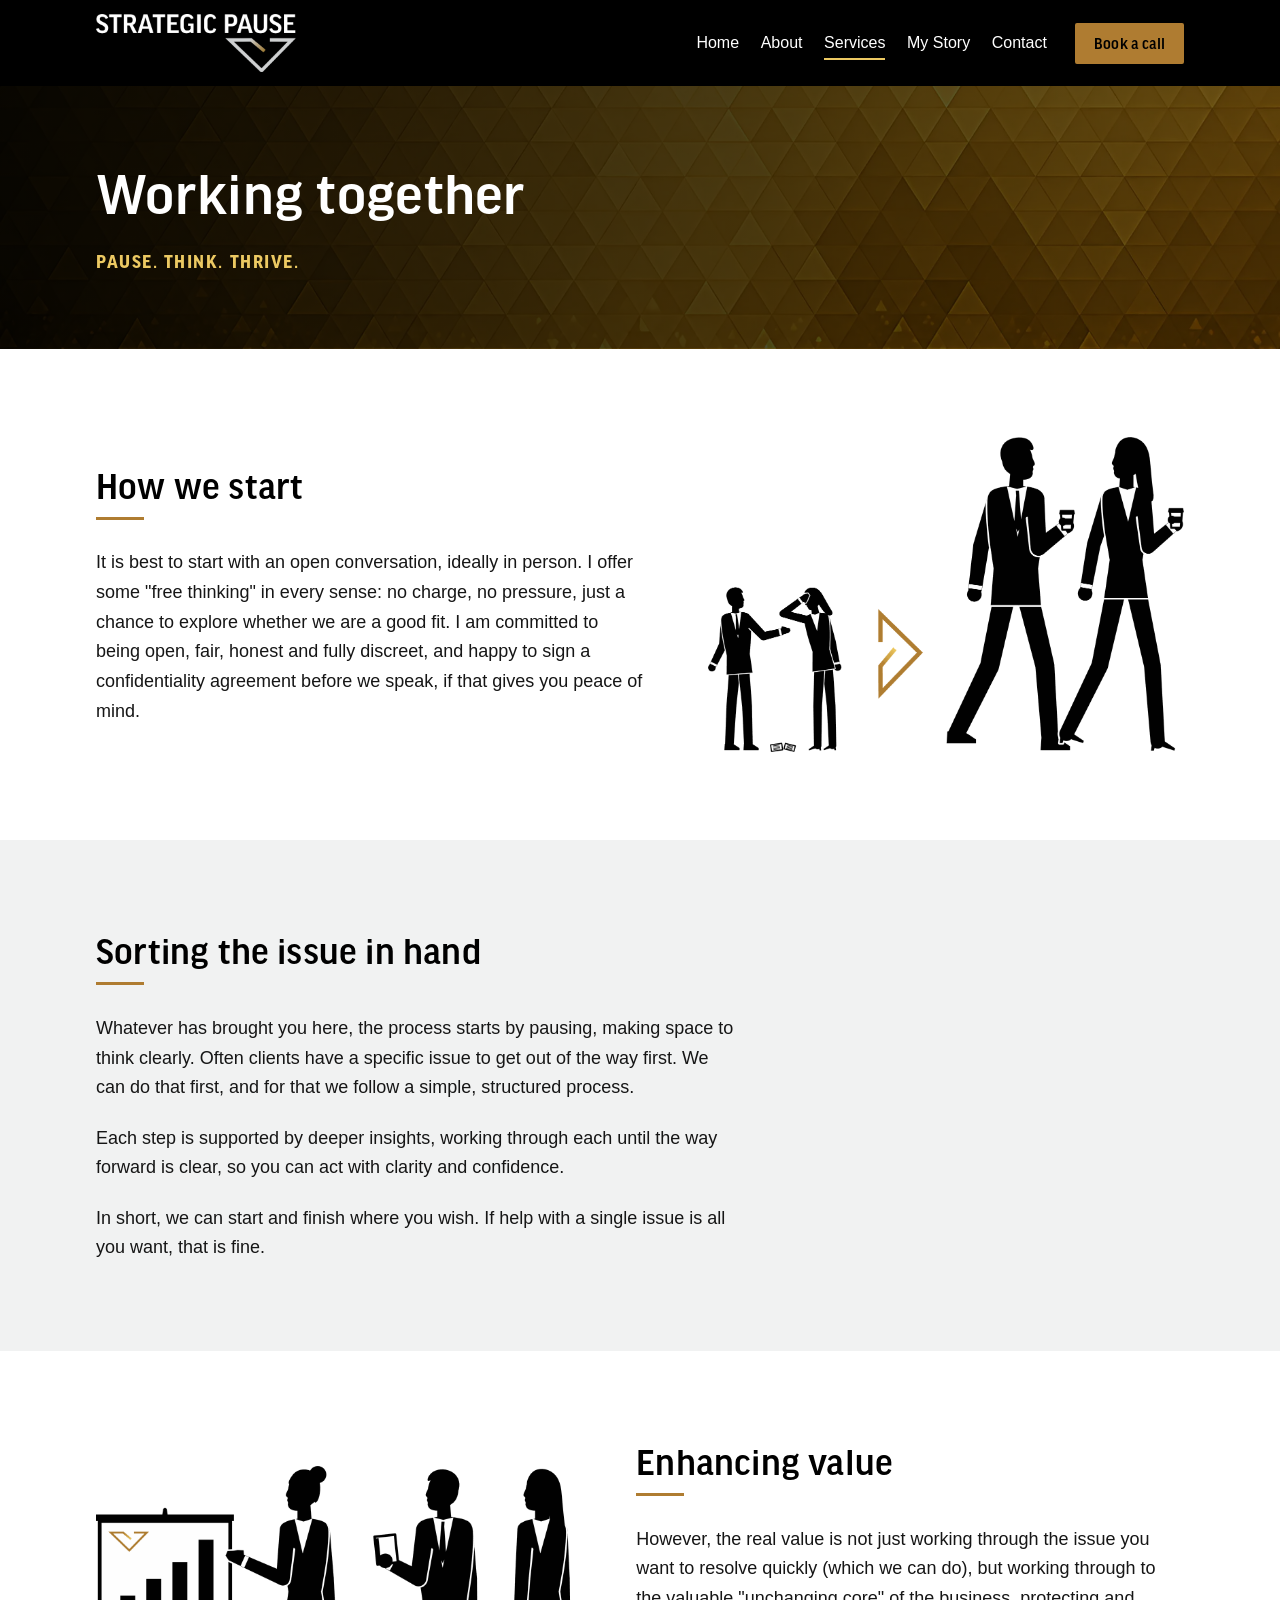
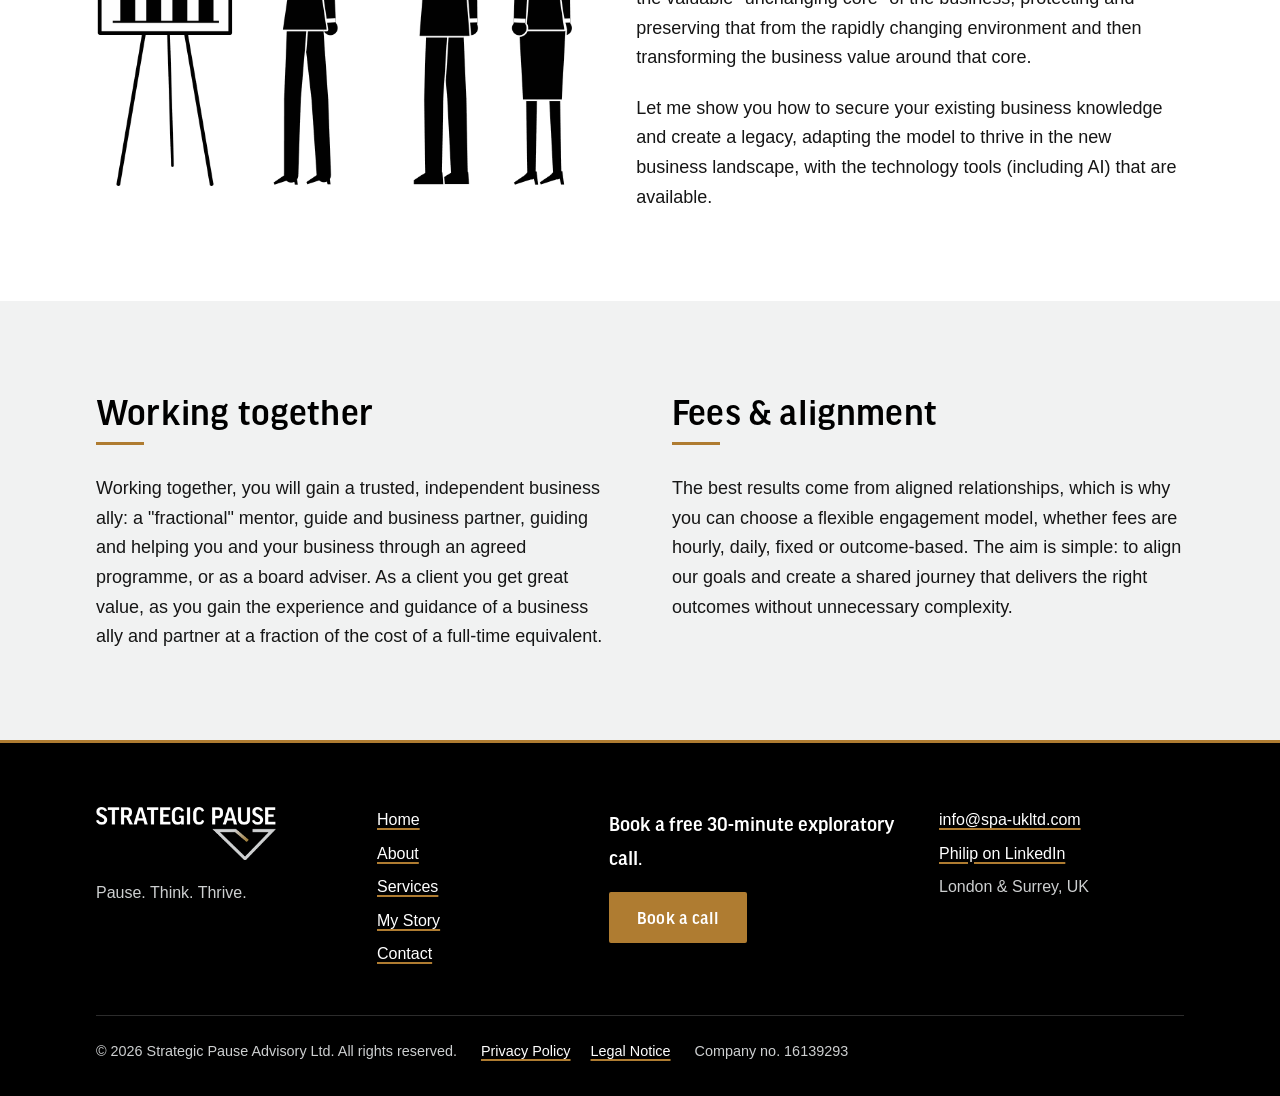
<file: spaservices/index.html>
<!DOCTYPE html>
<html lang="en-GB">
<head>
<meta charset="utf-8">
<meta name="viewport" content="width=device-width, initial-scale=1">
<title>Fractional Mentor &amp; Board Adviser Services | Strategic Pause</title>
<meta name="description" content="Work with a fractional mentor or board adviser: a free first conversation, help with the issue in hand, and enhancing the value of your business.">
<link rel="canonical" href="https://www.strategicpauseadvisory.com/spaservices/">
<meta name="theme-color" content="#000000">
<meta property="og:type" content="website">
<meta property="og:site_name" content="Strategic Pause Advisory">
<meta property="og:locale" content="en_GB">
<meta property="og:title" content="Fractional Mentor &amp; Board Adviser Services | Strategic Pause">
<meta property="og:description" content="Work with a fractional mentor or board adviser: a free first conversation, help with the issue in hand, and enhancing the value of your business.">
<meta property="og:url" content="https://www.strategicpauseadvisory.com/spaservices/">
<meta property="og:image" content="https://www.strategicpauseadvisory.com/images/og-share.jpg">
<meta property="og:image:width" content="1200">
<meta property="og:image:height" content="630">
<meta property="og:image:alt" content="Strategic Pause logo on a gold triangle background">
<meta property="og:image:type" content="image/jpeg">
<meta name="twitter:card" content="summary_large_image">
<meta name="twitter:title" content="Fractional Mentor &amp; Board Adviser Services | Strategic Pause">
<meta name="twitter:description" content="Work with a fractional mentor or board adviser: a free first conversation, help with the issue in hand, and enhancing the value of your business.">
<meta name="twitter:image" content="https://www.strategicpauseadvisory.com/images/og-share.jpg">
<meta name="twitter:image:alt" content="Strategic Pause logo on a gold triangle background">
<link rel="icon" href="../favicon.ico" sizes="any">
<link rel="icon" type="image/png" sizes="32x32" href="../favicon-32.png">
<link rel="apple-touch-icon" href="../apple-touch-icon.png">
<link rel="preload" href="../fonts/FFGoodHeadlineProMedium/font.woff2" as="font" type="font/woff2" crossorigin>
<link rel="stylesheet" href="../fonts/fonts.css">
<link rel="stylesheet" href="../css/styles.css">
<script>document.documentElement.className += " js";</script>
<script src="../js/site.js" defer></script>
<script type="application/ld+json">
{
  "@context": "https://schema.org",
  "@graph": [
    {
      "@type": "ProfessionalService",
      "@id": "https://www.strategicpauseadvisory.com/#organization",
      "name": "Strategic Pause Advisory Ltd",
      "alternateName": "Strategic Pause Advisory",
      "url": "https://www.strategicpauseadvisory.com/",
      "logo": "https://www.strategicpauseadvisory.com/images/logo-black.png",
      "image": "https://www.strategicpauseadvisory.com/images/og-share.jpg",
      "description": "Your strategic business ally: up-to-date, non-judgemental mentorship, support and guidance for you and your team, as a fractional mentor or board adviser.",
      "slogan": "Pause. Think. Thrive.",
      "email": "info@spa-ukltd.com",
      "areaServed": [
        {
          "@type": "City",
          "name": "London"
        },
        {
          "@type": "AdministrativeArea",
          "name": "Surrey"
        }
      ],
      "founder": {
        "@type": "Person",
        "@id": "https://www.strategicpauseadvisory.com/mystory/#philip-feibusch",
        "name": "Philip Feibusch",
        "sameAs": [
          "https://www.linkedin.com/in/philipfeibusch/"
        ]
      }
    }
  ]
}
</script>
</head>
<body>
<a class="skip-link" href="#main">Skip to content</a>
<header class="site-header">
  <div class="wrap">
    <a class="logo-link" href="../">
      <img src="../images/logo-white-gold.png" width="1200" height="350" alt="Strategic Pause: home">
    </a>
    <a class="btn btn--small" href="https://calendly.com/philip-feibusch-spa-ukltd/30min" target="_blank" rel="noopener">Book a call<span class="visually-hidden"> (opens in new tab)</span></a>
    <button class="menu-toggle" type="button" aria-expanded="false" aria-controls="site-nav">
      <span class="visually-hidden">Menu</span>
      <svg class="icon-open" viewBox="0 0 24 24" aria-hidden="true" focusable="false"><path d="M3 6h18M3 12h18M3 18h18" stroke="currentColor" stroke-width="2" fill="none"/></svg>
      <svg class="icon-close" viewBox="0 0 24 24" aria-hidden="true" focusable="false"><path d="M5 5l14 14M19 5L5 19" stroke="currentColor" stroke-width="2" fill="none"/></svg>
    </button>
    <nav class="site-nav" id="site-nav" aria-label="Main">
      <ul>
        <li><a href="../">Home</a></li>
        <li><a href="../about/">About</a></li>
        <li><a href="../spaservices/" aria-current="page">Services</a></li>
        <li><a href="../mystory/">My Story</a></li>
        <li><a href="../contact/">Contact</a></li>
      </ul>
    </nav>
  </div>
</header>
<main id="main">
<section class="page-banner">
  <div class="wrap">
    <h1>Working together</h1>
    <p class="strapline">Pause. Think. Thrive.</p>
  </div>
</section>

<section class="section">
  <div class="wrap split">
    <div class="prose">
      <h2 class="rule">How we start</h2>
      <p>It is best to start with an open conversation, ideally in person. I offer some "free thinking" in every sense: no charge, no pressure, just a chance to explore whether we are a good fit. I am committed to being open, fair, honest and fully discreet, and happy to sign a confidentiality agreement before we speak, if that gives you peace of mind.</p>
    </div>
    <div class="split__media">
      <img src="../images/conflict-to-resolution.png" width="1400" height="927" alt="Illustration: two people in a heated disagreement, then the same two walking together with coffee" loading="lazy" decoding="async">
    </div>
  </div>
</section>

<section class="section section--tint">
  <div class="wrap">
    <div class="prose">
      <h2 class="rule">Sorting the issue in hand</h2>
      <p>Whatever has brought you here, the process starts by pausing, making space to think clearly. Often clients have a specific issue to get out of the way first. We can do that first, and for that we follow a simple, structured process.</p>
      <p>Each step is supported by deeper insights, working through each until the way forward is clear, so you can act with clarity and confidence.</p>
      <p>In short, we can start and finish where you wish. If help with a single issue is all you want, that is fine.</p>
    </div>
  </div>
</section>

<section class="section">
  <div class="wrap split split--media-first">
    <div class="prose">
      <h2 class="rule">Enhancing value</h2>
      <p>However, the real value is not just working through the issue you want to resolve quickly (which we can do), but working through to the valuable "unchanging core" of the business, protecting and preserving that from the rapidly changing environment and then transforming the business value around that core.</p>
      <p>Let me show you how to secure your existing business knowledge and create a legacy, adapting the model to thrive in the new business landscape, with the technology tools (including AI) that are available.</p>
    </div>
    <div class="split__media">
      <img src="../images/presentation.png" width="1400" height="940" alt="Illustration: a presenter showing a rising bar chart to two colleagues" loading="lazy" decoding="async">
    </div>
  </div>
</section>

<section class="section section--tint">
  <div class="wrap columns">
    <div class="prose">
      <h2 class="rule">Working together</h2>
      <p>Working together, you will gain a trusted, independent business ally: a "fractional" mentor, guide and business partner, guiding and helping you and your business through an agreed programme, or as a board adviser. As a client you get great value, as you gain the experience and guidance of a business ally and partner at a fraction of the cost of a full-time equivalent.</p>
    </div>
    <div class="prose">
      <h2 class="rule">Fees &amp; alignment</h2>
      <p>The best results come from aligned relationships, which is why you can choose a flexible engagement model, whether fees are hourly, daily, fixed or outcome-based. The aim is simple: to align our goals and create a shared journey that delivers the right outcomes without unnecessary complexity.</p>
    </div>
  </div>
</section>
</main>
<footer class="site-footer">
  <div class="wrap">
    <div class="footer-grid">
      <div class="footer-logo">
        <a href="../"><img src="../images/logo-white-gold.png" width="1200" height="350" alt="Strategic Pause: home"></a>
        <p>Pause. Think. Thrive.</p>
      </div>
      <nav class="footer-nav" aria-label="Footer">
        <ul>
          <li><a href="../">Home</a></li>
          <li><a href="../about/">About</a></li>
          <li><a href="../spaservices/">Services</a></li>
          <li><a href="../mystory/">My Story</a></li>
          <li><a href="../contact/">Contact</a></li>
        </ul>
      </nav>
      <div class="footer-cta">
        <p>Book a free 30-minute exploratory call.</p>
        <a class="btn" href="https://calendly.com/philip-feibusch-spa-ukltd/30min" target="_blank" rel="noopener">Book a call<span class="visually-hidden"> (opens in new tab)</span></a>
      </div>
      <div class="footer-contact">
        <ul>
          <li><a href="mailto:info@spa-ukltd.com">info@spa-ukltd.com</a></li>
          <li><a href="https://www.linkedin.com/in/philipfeibusch/" target="_blank" rel="noopener">Philip on LinkedIn<span class="visually-hidden"> (opens in new tab)</span></a></li>
          <li>London &amp; Surrey, UK</li>
        </ul>
      </div>
    </div>
    <div class="footer-bottom">
      <p>&copy; 2026 Strategic Pause Advisory Ltd. All rights reserved.</p>
      <ul>
        <li><a href="../privacypolicy/">Privacy Policy</a></li>
        <li><a href="../legalnotice/">Legal Notice</a></li>
      </ul>
      <p>Company no. 16139293</p>
    </div>
  </div>
</footer>
</body>
</html>
</file>
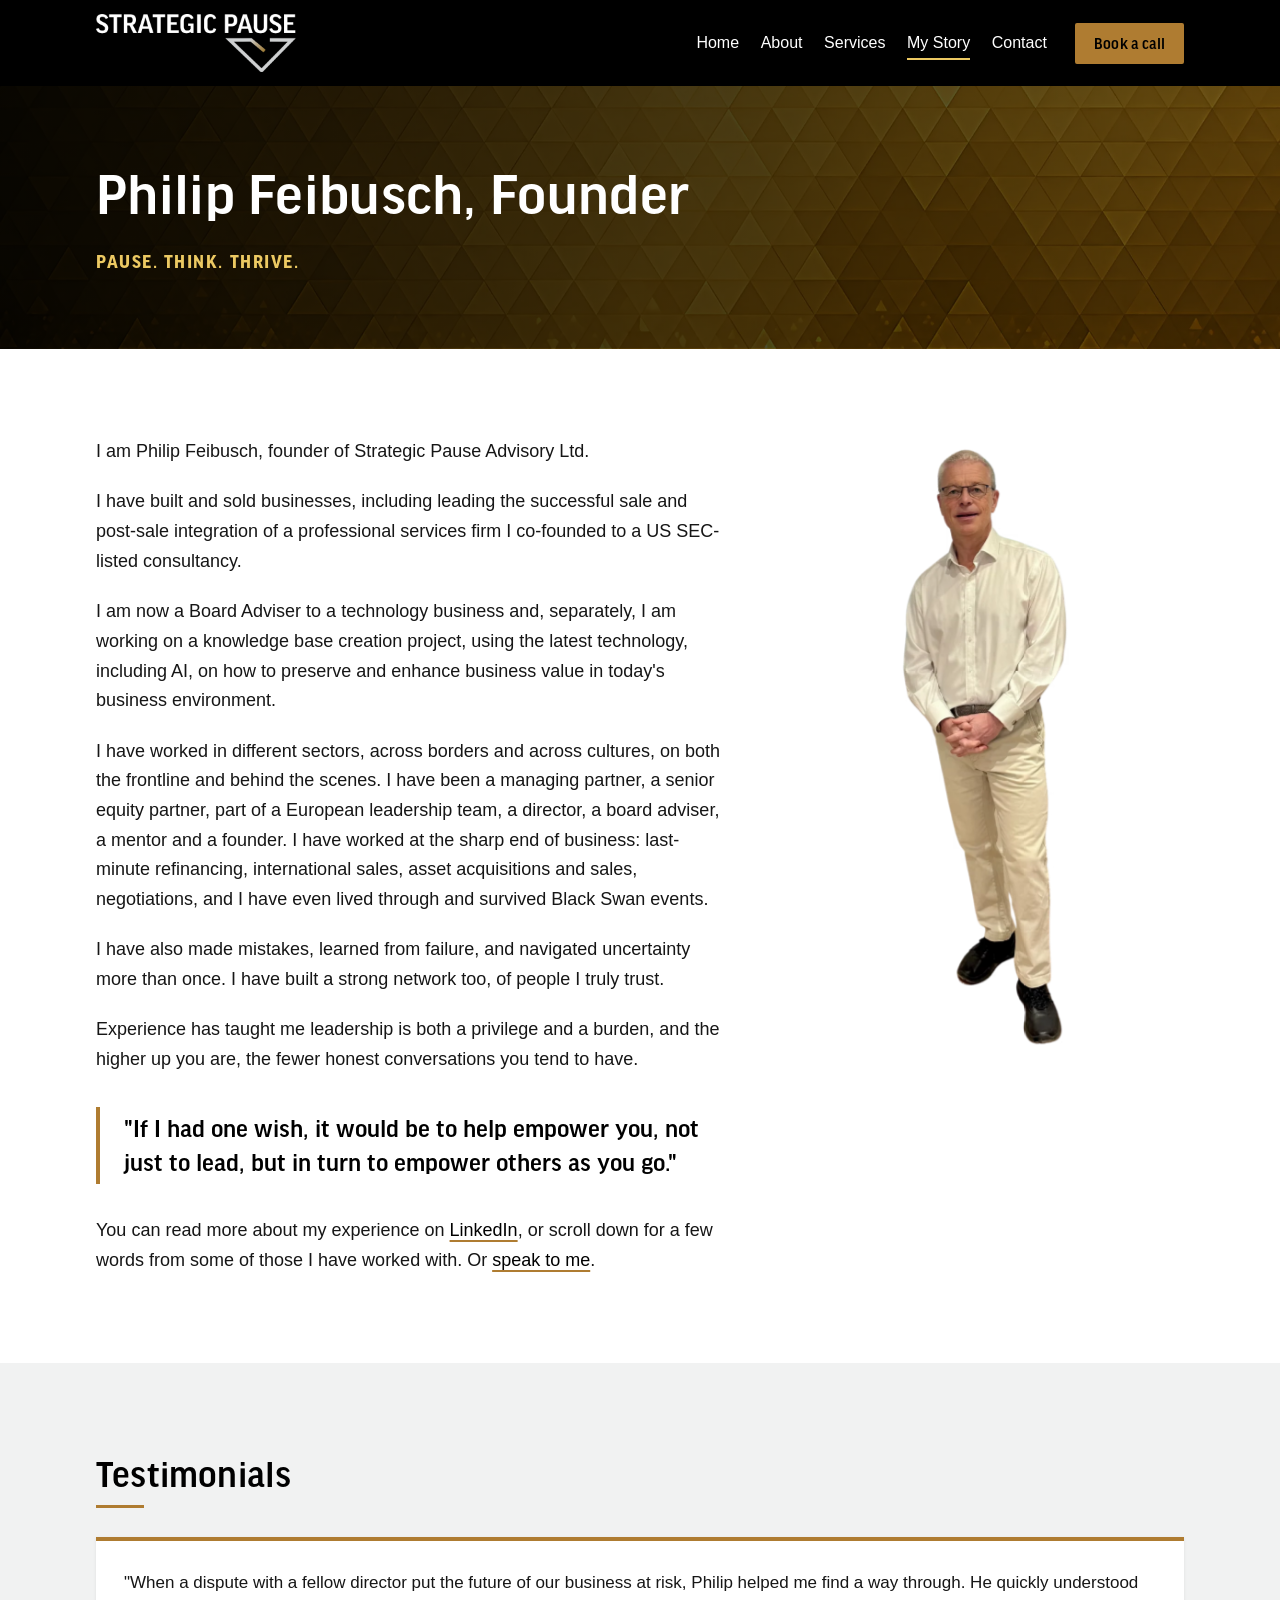
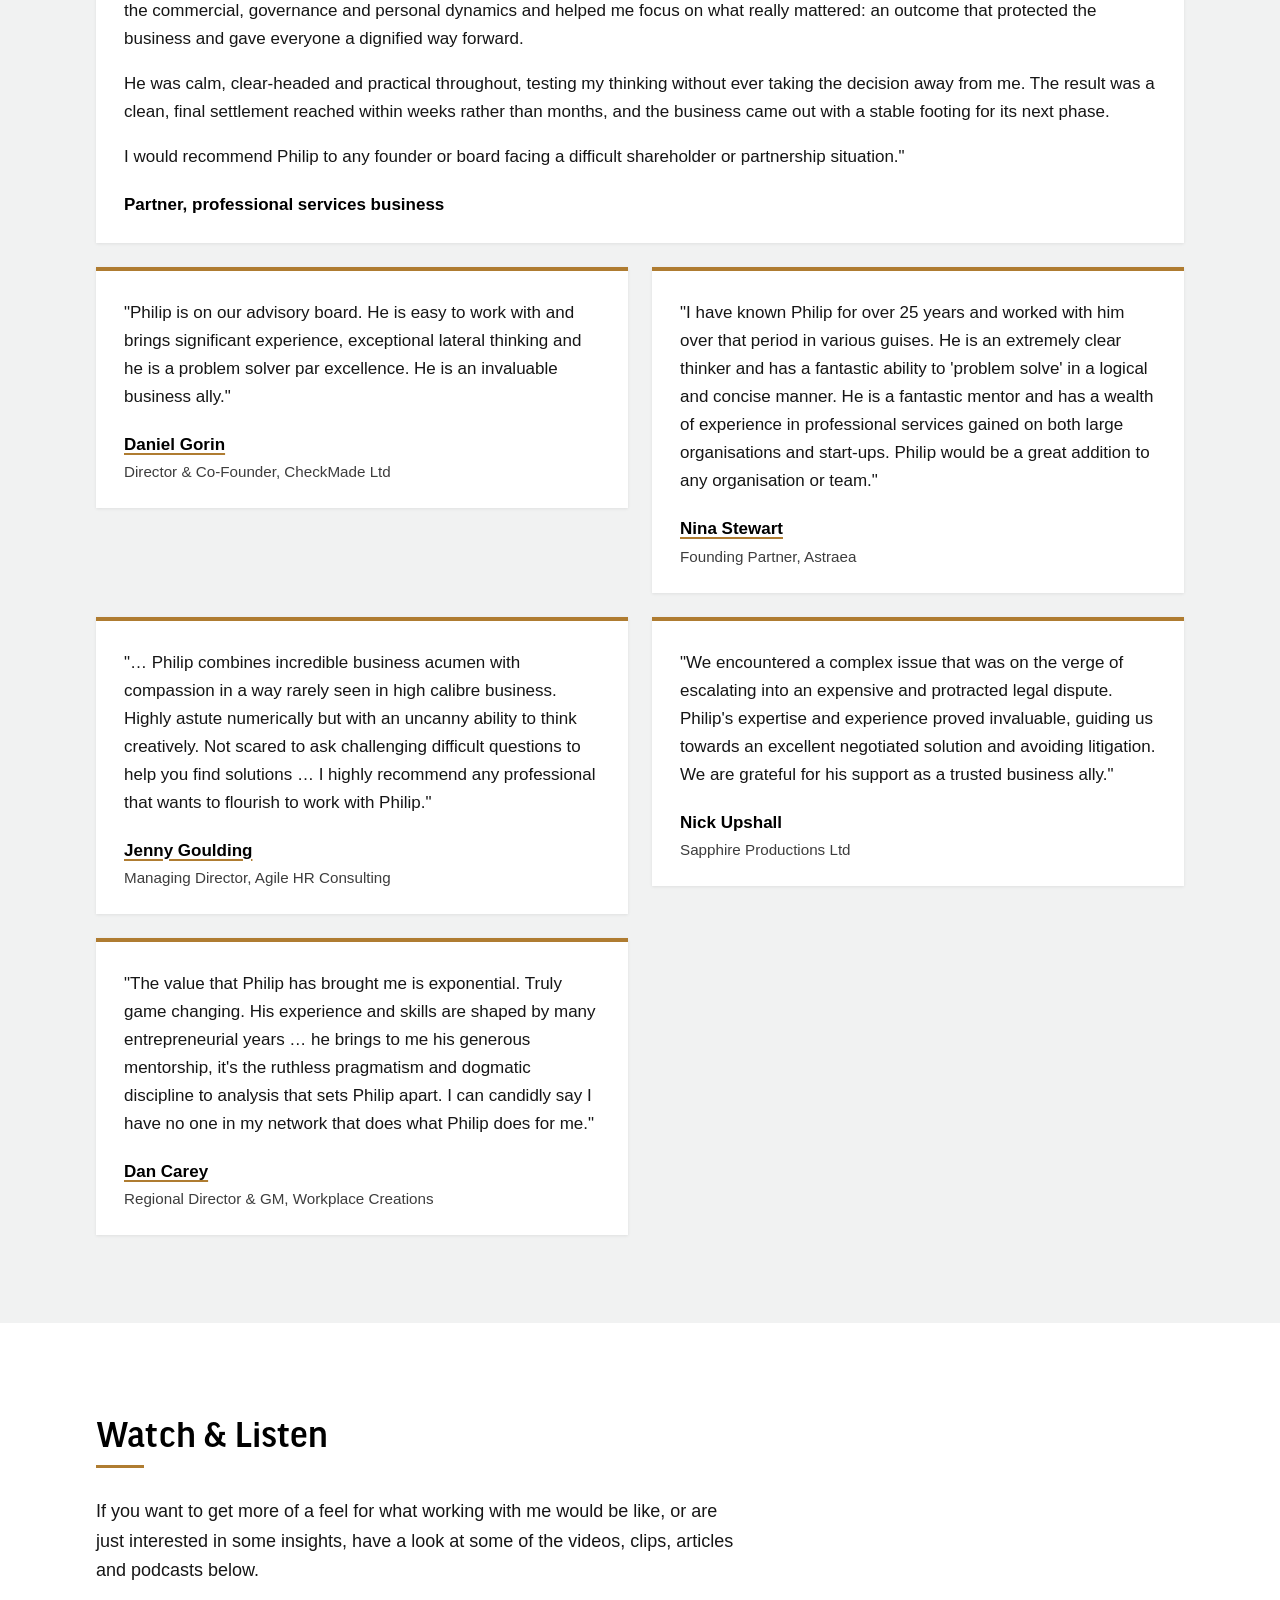
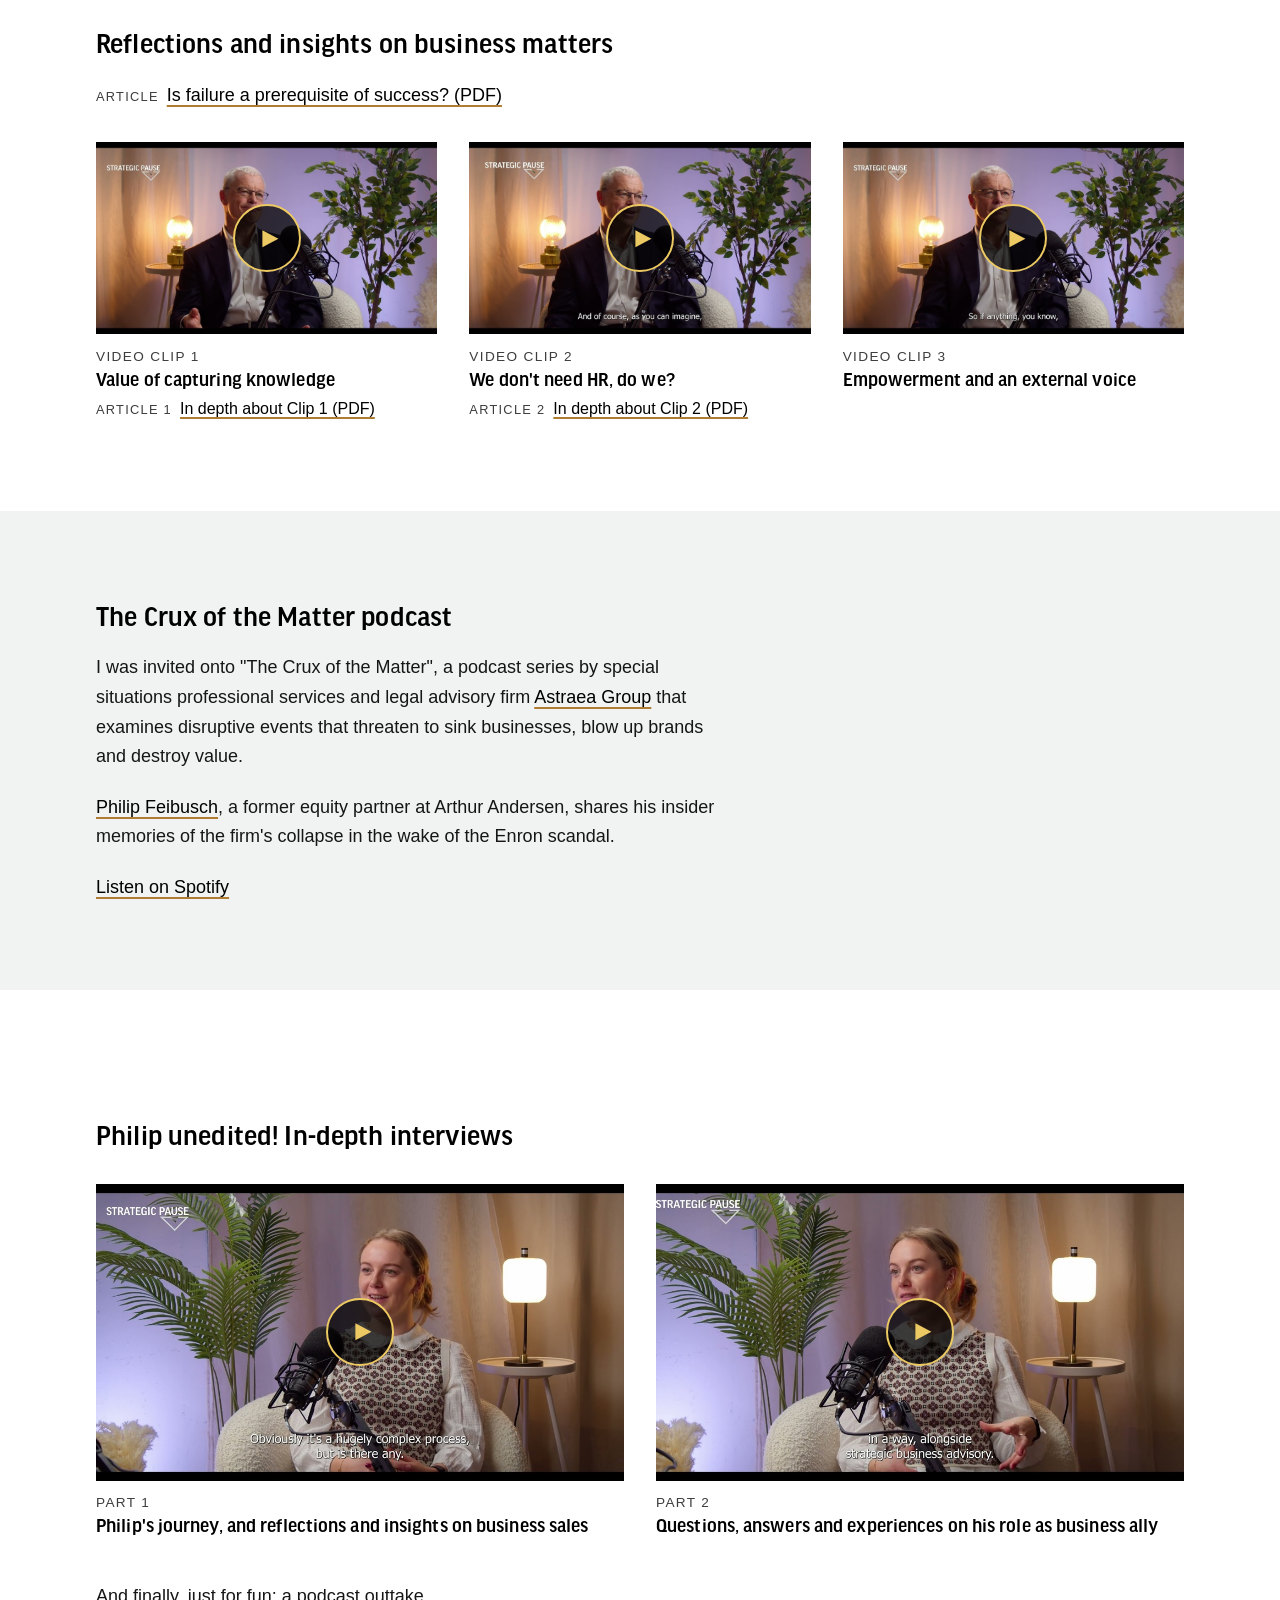
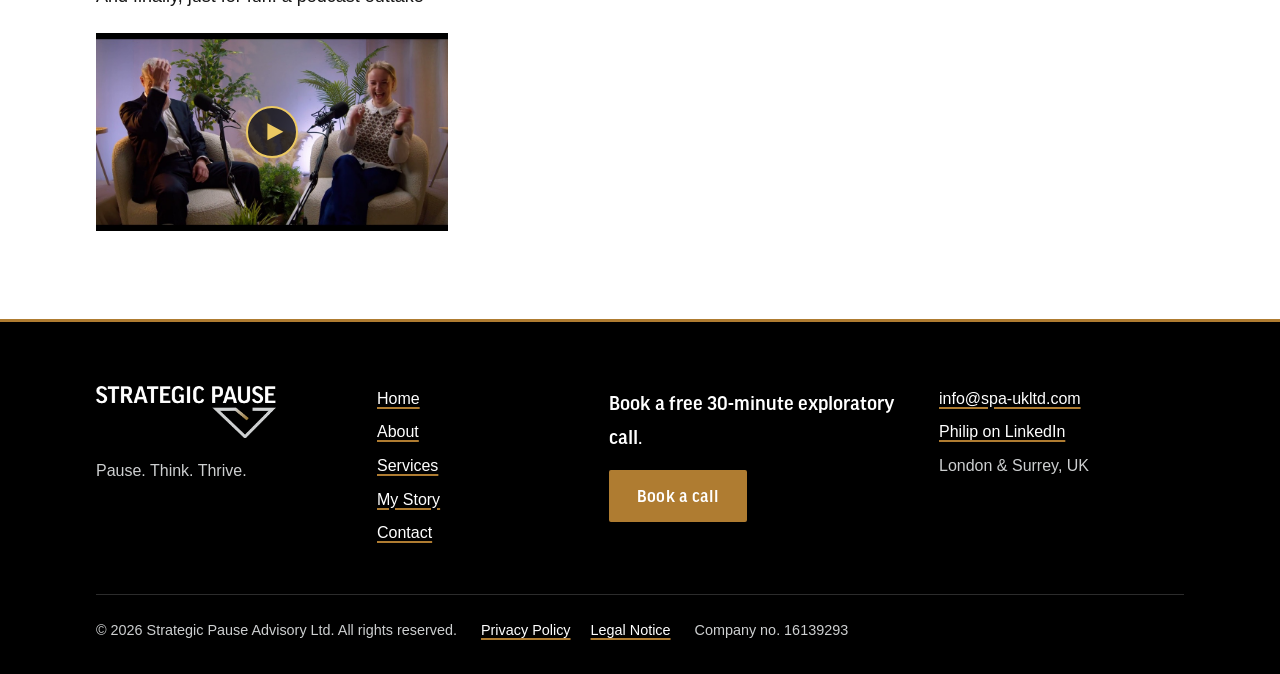
<file: watchlisten/index.html>
<!DOCTYPE html>
<html lang="en-GB">
<head>
<meta charset="utf-8">
<meta name="viewport" content="width=device-width, initial-scale=1">
<title>Watch &amp; Listen has moved | Strategic Pause Advisory</title>
<meta name="robots" content="noindex">
<link rel="canonical" href="https://www.strategicpauseadvisory.com/mystory/">
<meta http-equiv="refresh" content="0; url=../mystory/#watch-listen">
<script>location.replace("../mystory/#watch-listen");</script>
<link rel="icon" href="../favicon.ico" sizes="any">
</head>
<body>
<p>Watch &amp; Listen has moved. <a href="../mystory/#watch-listen">Continue to Watch &amp; Listen</a>.</p>
</body>
</html>
</file>
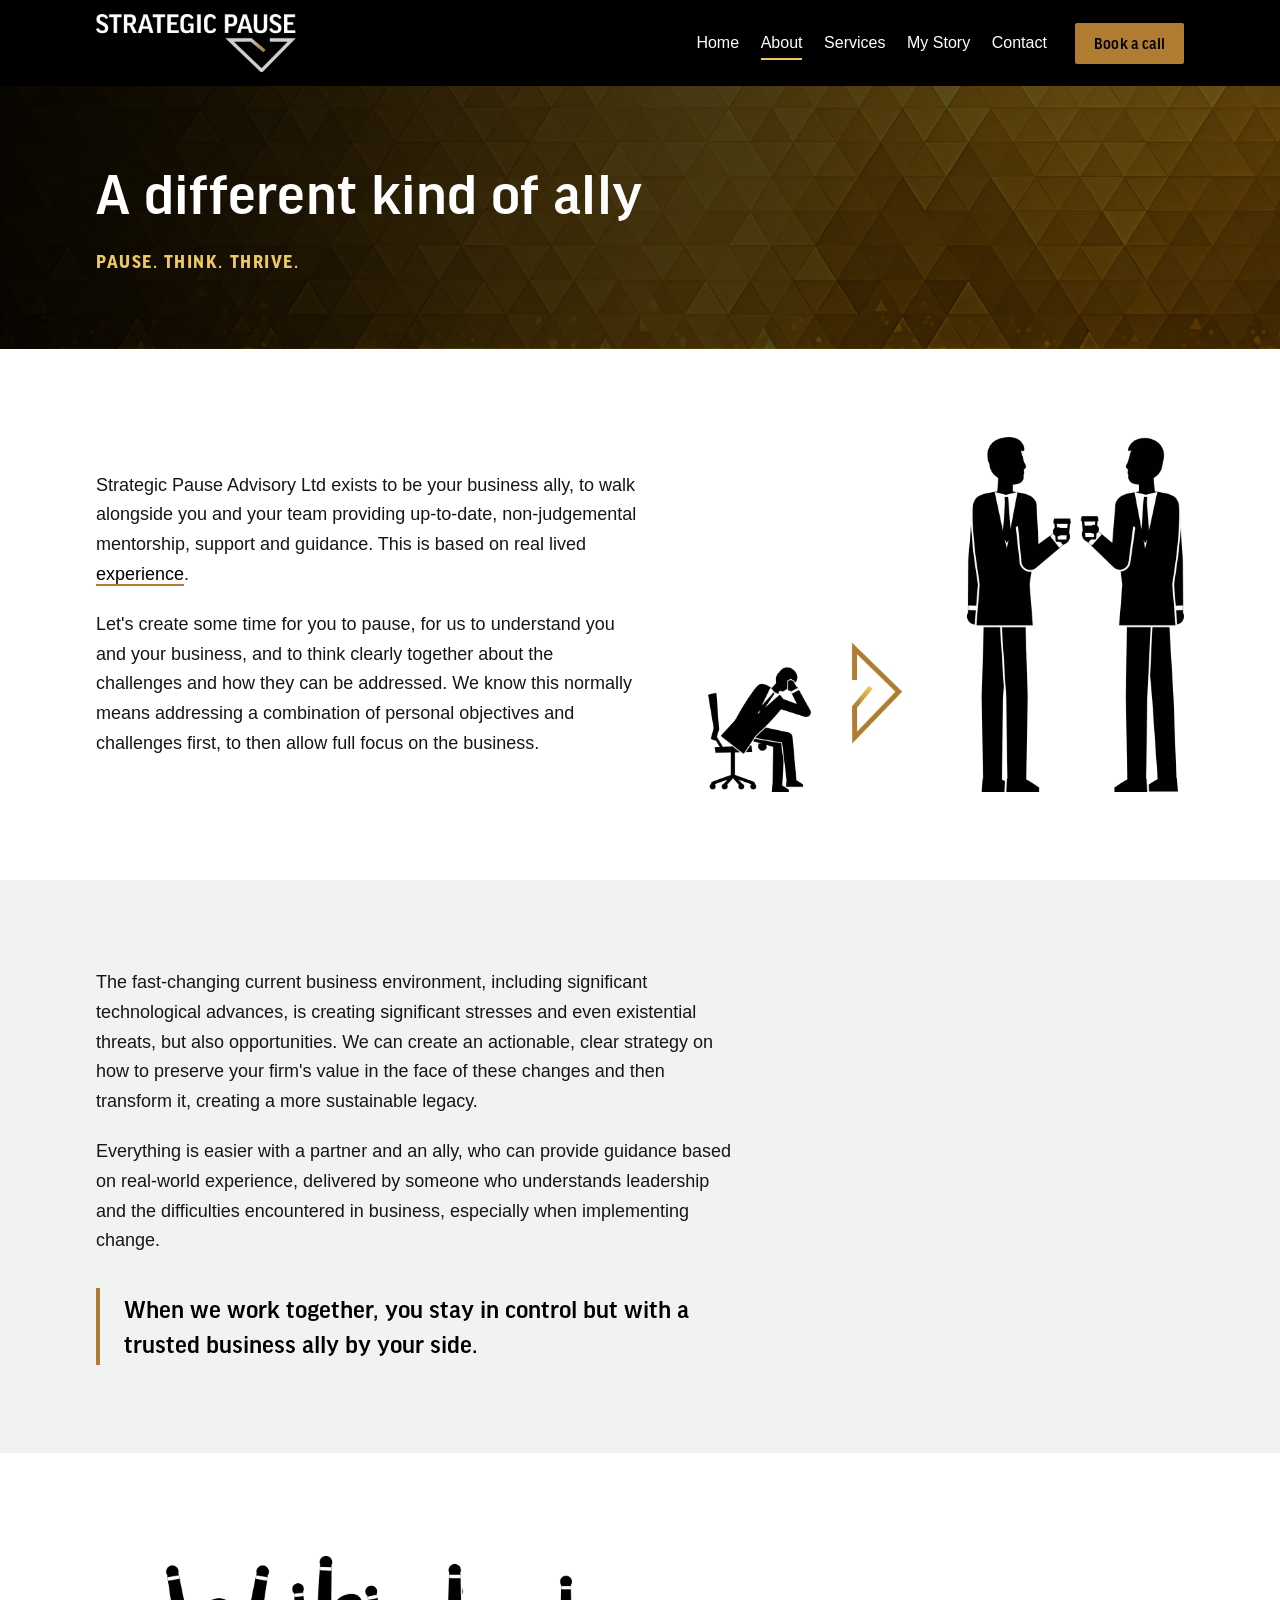
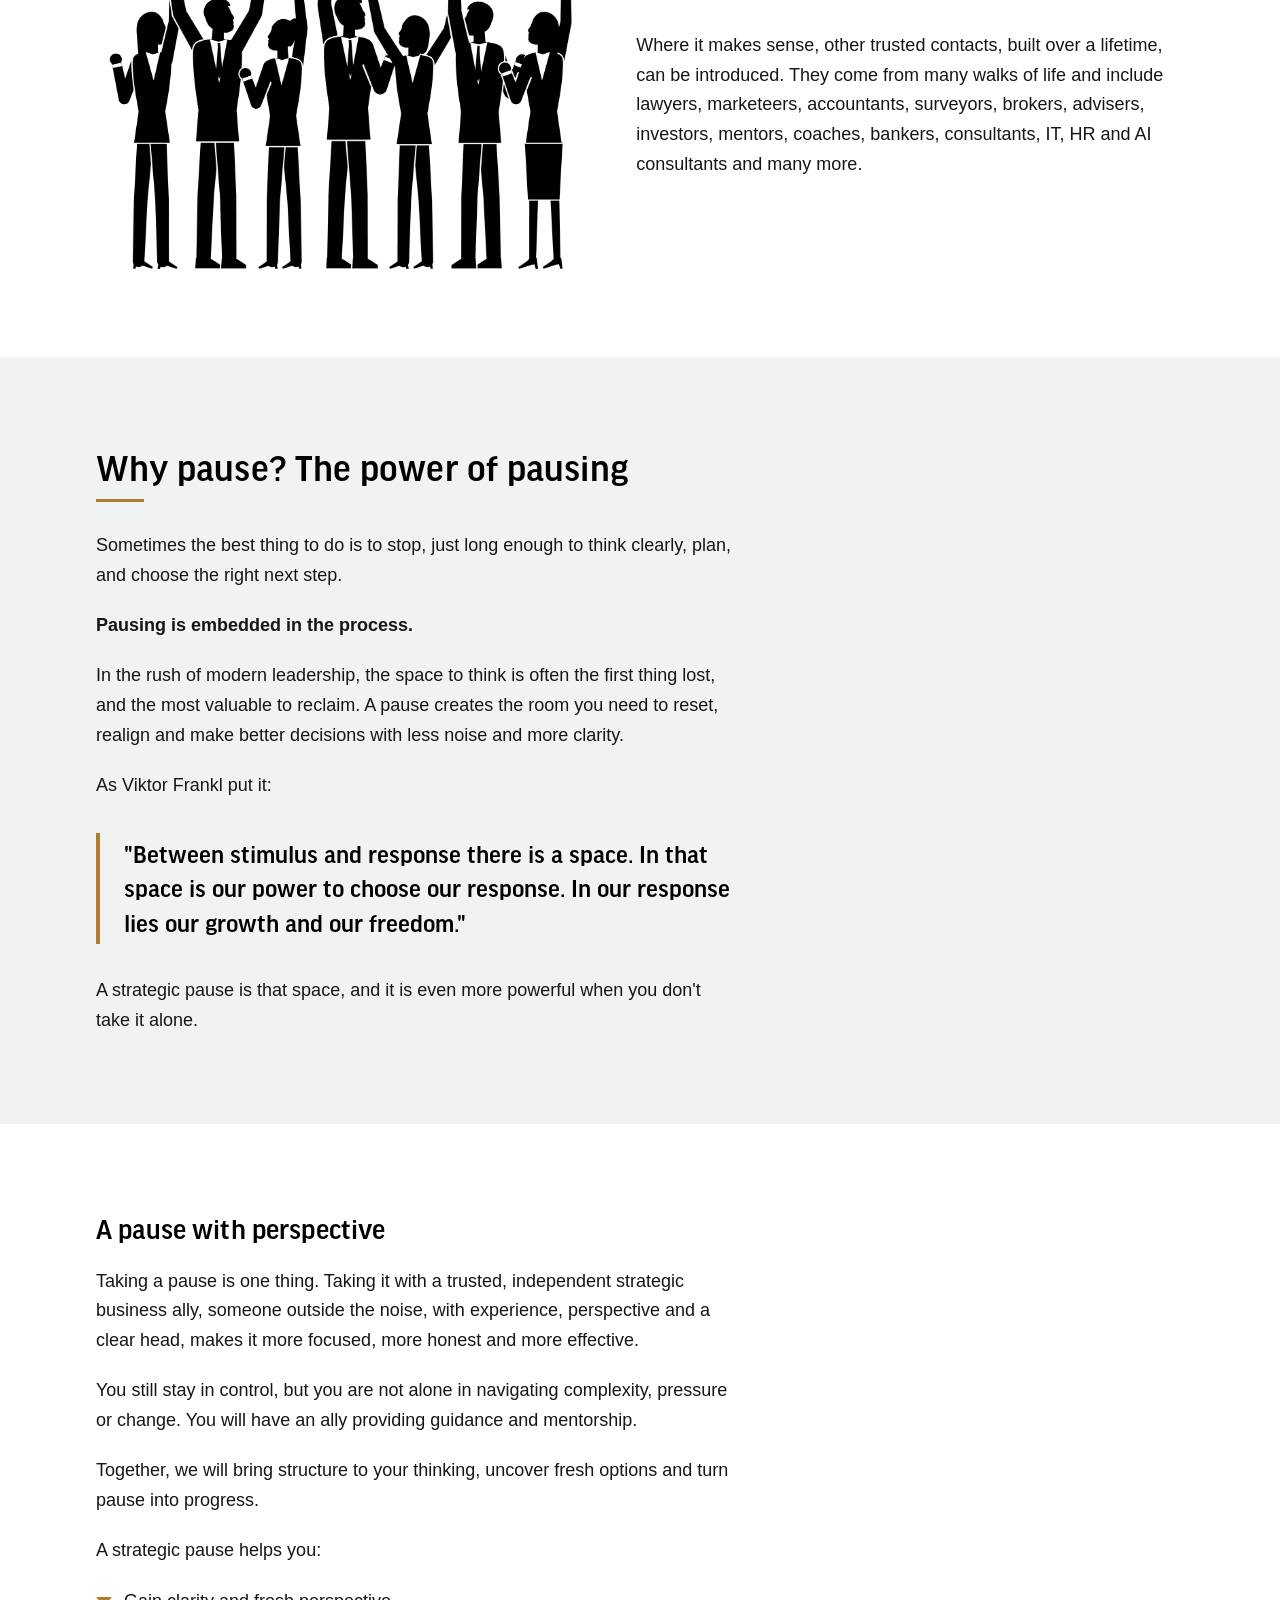
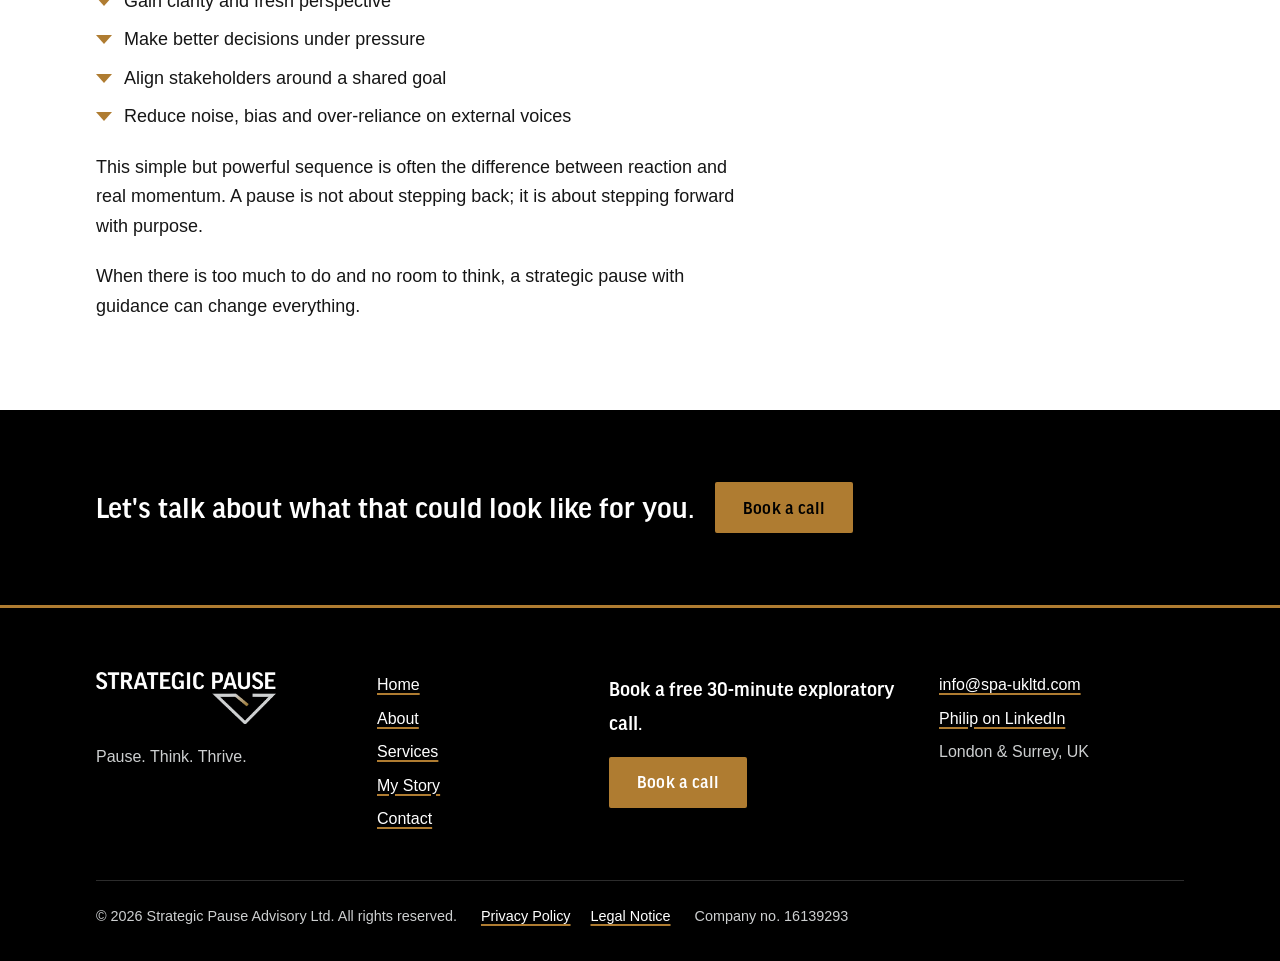
<file: whypause/index.html>
<!DOCTYPE html>
<html lang="en-GB">
<head>
<meta charset="utf-8">
<meta name="viewport" content="width=device-width, initial-scale=1">
<title>Why Pause has moved | Strategic Pause Advisory</title>
<meta name="robots" content="noindex">
<link rel="canonical" href="https://www.strategicpauseadvisory.com/about/">
<meta http-equiv="refresh" content="0; url=../about/#why-pause">
<script>location.replace("../about/#why-pause");</script>
<link rel="icon" href="../favicon.ico" sizes="any">
</head>
<body>
<p>Why Pause has moved. <a href="../about/#why-pause">Continue to Why Pause</a>.</p>
</body>
</html>
</file>
<file: fonts/fonts.css>
/**
 * @license
 * MyFonts Webfont Build ID 3867246, 2020-12-16T11:57:38-0500
 * 
 * The fonts listed in this notice are subject to the End User License
 * Agreement(s) entered into by the website owner. All other parties are 
 * explicitly restricted from using the Licensed Webfonts(s).
 * 
 * You may obtain a valid license at the URLs below.
 * 
 * Webfont: FF Good Headline Pro Bold by FontFont
 * URL: https://www.myfonts.com/collections/fontfont-foundry

 * Webfont: FF Good Headline Pro Medium by FontFont
 * URL: https://www.myfonts.com/collections/fontfont-foundry
 
 * © 2025 MyFonts Inc. */


  
@font-face {
  font-family: "FFGoodHeadlineProBold";
  src: url('FFGoodHeadlineProBold/font.woff2') format('woff2'), url('FFGoodHeadlineProBold/font.woff') format('woff');
  font-display: swap;
}
@font-face {
  font-family: "FFGoodHeadlineProMedium";
  src: url('FFGoodHeadlineProMedium/font.woff2') format('woff2'), url('FFGoodHeadlineProMedium/font.woff') format('woff');
  font-display: swap;
}
</file>
<file: css/styles.css>
/* Strategic Pause Advisory: shared stylesheet
   Brand colours and fonts follow brand/SPA Brand Guidelines (see CLAUDE.md). */

/* ---------- Tokens ---------- */
:root {
  --black: #000000;          /* True Black */
  --grey: #CDCFD0;           /* Steel Grey */
  --gold: #AF7C31;           /* Pure Gold */
  --gold-deep: #9E7B3A;      /* Deep Gold */
  --butter: #ECC962;         /* Butter Yellow */
  --white: #FFFFFF;          /* Powder White */
  --grey-pale: #F1F2F2;      /* light tint of Steel Grey for section bands */
  --text: #161616;
  --text-soft: #3d3d3d;

  --font-head: "FFGoodHeadlineProMedium", "Avenir Next", Avenir, "Segoe UI", sans-serif;
  --font-head-bold: "FFGoodHeadlineProBold", "Avenir Next", Avenir, "Segoe UI", sans-serif;
  --font-body: "Avenir Next", Avenir, "Segoe UI", Roboto, "Helvetica Neue", Arial, sans-serif;

  --gutter: clamp(1rem, 4vw, 2rem);
  --wrap: 72rem;
  --measure: 40rem;
  --section-space: clamp(3rem, 8vw, 5.5rem);
  --header-h: 5.25rem;
}

/* ---------- Base ---------- */
*, *::before, *::after { box-sizing: border-box; }

html {
  -webkit-text-size-adjust: 100%;
  text-size-adjust: 100%;
  scroll-padding-top: calc(var(--header-h) + 1rem);
}

body {
  margin: 0;
  background: var(--white);
  color: var(--text);
  font-family: var(--font-body);
  font-size: 1.125rem;
  line-height: 1.65;
  font-weight: 400;
}

img { max-width: 100%; height: auto; display: block; }

h1, h2, h3, h4 {
  font-family: var(--font-head);
  font-weight: normal;
  color: var(--black);
  line-height: 1.15;
  margin: 0 0 0.75em;
  letter-spacing: 0.005em;
}
h1 { font-size: clamp(2.25rem, 6vw, 3.75rem); }
h2 { font-size: clamp(1.75rem, 3.6vw, 2.4rem); }
h3 { font-size: clamp(1.25rem, 2.4vw, 1.5rem); }
h4 { font-size: 1.25rem; }
h3.subhead { font-size: clamp(1.4rem, 2.8vw, 1.8rem); margin-top: 2.5rem; }
.prose > h3.subhead:first-child { margin-top: 0; }

/* short gold rule under section headings */
.rule::after {
  content: "";
  display: block;
  width: 3rem;
  height: 3px;
  margin-top: 0.6rem;
  background: var(--gold);
}

p, ul, ol, blockquote { margin: 0 0 1.15em; }
strong, b { font-weight: 700; }

a {
  color: var(--black);
  text-decoration: underline;
  text-decoration-color: var(--gold);
  text-decoration-thickness: 2px;
  text-underline-offset: 0.2em;
}
a:hover { text-decoration-color: var(--black); }

:focus-visible {
  outline: 3px solid var(--black);
  outline-offset: 3px;
  box-shadow: 0 0 0 6px var(--butter);
  border-radius: 2px;
}
.on-dark :focus-visible,
.site-header :focus-visible,
.site-footer :focus-visible,
.hero :focus-visible,
.page-banner :focus-visible {
  outline-color: var(--butter);
  box-shadow: none;
}

.visually-hidden {
  position: absolute !important;
  width: 1px; height: 1px;
  padding: 0; margin: -1px;
  overflow: hidden; clip: rect(0 0 0 0);
  white-space: nowrap; border: 0;
}

.skip-link {
  position: absolute;
  left: 1rem; top: -4rem;
  z-index: 100;
  background: var(--butter);
  color: var(--black);
  padding: 0.6rem 1rem;
  font-weight: 700;
  text-decoration: none;
}
.skip-link:focus { top: 1rem; }

.wrap {
  width: 100%;
  max-width: var(--wrap);
  margin-inline: auto;
  padding-inline: var(--gutter);
}

/* ---------- Buttons ---------- */
.btn {
  display: inline-block;
  background: var(--gold);
  color: var(--black);              /* black on Pure Gold: 5.75:1 */
  font-family: var(--font-head);
  font-size: 1.125rem;
  line-height: 1.2;
  letter-spacing: 0.02em;
  padding: 0.8rem 1.6rem;
  border: 2px solid var(--gold);
  border-radius: 2px;
  text-decoration: none;
  transition: background-color .15s ease, border-color .15s ease;
}
.btn:hover { background: var(--butter); border-color: var(--butter); color: var(--black); }
.btn--small { font-size: 1rem; padding: 0.55rem 1.05rem; }

.cta-line { display: flex; flex-wrap: wrap; align-items: center; gap: 0.75rem 1.25rem; }
.cta-line p { margin: 0; }

/* ---------- Header ---------- */
.site-header {
  position: sticky;
  top: 0;
  z-index: 50;
  background: var(--black);
  color: var(--white);
}
.site-header .wrap {
  display: flex;
  align-items: center;
  gap: 1rem;
  min-height: var(--header-h);
  padding-block: 0.875rem;   /* clear space around the logo (about half a letter height) */
}
.logo-link { display: block; flex: 0 0 auto; margin-right: auto; }
.site-nav { order: 1; }
.site-header .btn { order: 2; margin-left: 0.75rem; }
.menu-toggle { order: 3; }
.logo-link img { width: 200px; height: auto; }

.site-nav ul {
  list-style: none;
  margin: 0;
  padding: 0;
  display: flex;
  gap: 0.25rem 1.35rem;
}
.site-nav a {
  color: var(--white);
  text-decoration: none;
  font-size: 1rem;
  padding-block: 0.4rem;
  border-bottom: 2px solid transparent;
}
.site-nav a:hover { border-bottom-color: var(--gold); }
.site-nav a[aria-current="page"] { border-bottom-color: var(--butter); }

.menu-toggle {
  display: none;
  align-items: center;
  justify-content: center;
  width: 2.75rem;
  height: 2.75rem;
  padding: 0;
  background: transparent;
  color: var(--white);
  border: 1px solid #555;
  border-radius: 2px;
  cursor: pointer;
}
.menu-toggle svg { width: 1.4rem; height: 1.4rem; }
.menu-toggle .icon-close { display: none; }
.menu-toggle[aria-expanded="true"] .icon-open { display: none; }
.menu-toggle[aria-expanded="true"] .icon-close { display: block; }

@media (max-width: 860px) {
  :root { --header-h: 4.5rem; }
  .logo-link img { width: 150px; }
  .site-header .btn { font-size: 0.95rem; padding: 0.5rem 0.85rem; }
  .js .menu-toggle { display: inline-flex; }

  /* without JavaScript the menu simply wraps below the logo */
  .site-header .wrap { flex-wrap: wrap; }
  .site-header .btn { order: 1; margin-left: 0; }
  .menu-toggle { order: 2; }
  .site-nav { order: 3; width: 100%; }
  .site-nav ul { flex-wrap: wrap; }

  .js .site-nav { display: none; }
  .js .site-nav.is-open { display: block; }
  .js .site-nav ul {
    flex-direction: column;
    gap: 0;
    padding-block: 0.5rem 1rem;
    border-top: 1px solid #333;
  }
  .js .site-nav a {
    display: block;
    padding: 0.8rem 0;
    font-size: 1.125rem;
    border-bottom: 1px solid #222;
  }
  .js .site-nav a[aria-current="page"] { color: var(--butter); border-bottom-color: #222; }
}

/* ---------- Home hero ---------- */
.hero {
  position: relative;
  color: var(--white);
  background-color: #2a1f0c;
  background-image:
    linear-gradient(180deg, rgba(0,0,0,.66) 0%, rgba(0,0,0,.5) 55%, rgba(0,0,0,.72) 100%),
    url("../images/hero-gold.webp");
  background-size: cover;
  background-position: center;
  text-align: center;
  padding-block: clamp(5rem, 16vh, 9rem);
}
.hero h1 { color: var(--white); margin-bottom: 0.35em; }
.hero .lead {
  font-family: var(--font-head);
  font-size: clamp(1.35rem, 3vw, 1.8rem);
  margin-bottom: 1.25rem;
}
.strapline {
  font-family: var(--font-head-bold);
  color: var(--butter);
  font-size: clamp(1.2rem, 2.6vw, 1.5rem);
  letter-spacing: 0.08em;
  text-transform: uppercase;
  margin-bottom: 0.5rem;
}
.hero .support {
  font-size: 1rem;
  letter-spacing: 0.12em;
  text-transform: uppercase;
  color: var(--grey);
  margin-bottom: 2.25rem;
}

/* ---------- Inner page banner ---------- */
.page-banner {
  color: var(--white);
  background-color: #2a1f0c;
  background-image:
    linear-gradient(90deg, rgba(0,0,0,.86) 0%, rgba(0,0,0,.7) 60%, rgba(0,0,0,.55) 100%),
    url("../images/hero-gold.webp");
  background-size: cover;
  background-position: center 40%;
  padding-block: clamp(2.75rem, 7vw, 4.5rem);
}
.page-banner h1 { color: var(--white); margin-bottom: 0.3em; }
.page-banner .strapline { margin: 0; font-size: clamp(1rem, 2vw, 1.2rem); }

/* ---------- Sections ---------- */
.section { padding-block: var(--section-space); }
.section--tint { background: var(--grey-pale); }
.section--dark { background: var(--black); color: var(--white); }
.section--dark h2 { color: var(--white); }
.section:not(.section--tint):not(.section--dark) + .section:not(.section--tint):not(.section--dark) { padding-top: 0; }

.prose { max-width: var(--measure); }
.prose > :last-child { margin-bottom: 0; }

/* text + image, side by side on wide screens */
.split {
  display: grid;
  gap: clamp(2rem, 5vw, 4rem);
  align-items: center;
}
.split > * { min-width: 0; }
.split__media img { margin-inline: auto; }
@media (min-width: 860px) {
  .split { grid-template-columns: 1.15fr 1fr; }
  .split--media-first { grid-template-columns: 1fr 1.15fr; }
  .split--media-first .split__media { order: -1; }
  .split--top { align-items: start; }
}

.columns { display: grid; gap: 2.5rem clamp(2rem, 5vw, 4rem); }
@media (min-width: 860px) { .columns { grid-template-columns: 1fr 1fr; } }

.figure-wide { margin: 2rem 0; }
.figure-wide img { width: 100%; max-width: 52rem; }

/* ---------- Lists with brand triangles ---------- */
.tri-list { list-style: none; padding: 0; }
.tri-list li { position: relative; padding-left: 1.75rem; margin-bottom: 0.55rem; }
.tri-list li::before {
  content: "";
  position: absolute;
  left: 0; top: 0.55em;
  width: 0; height: 0;
  border-left: 0.5rem solid transparent;
  border-right: 0.5rem solid transparent;
  border-top: 0.6rem solid var(--gold);
}

/* ---------- Quotes and testimonials ---------- */
.pull-quote {
  margin: 2rem 0;
  padding: 0.25rem 0 0.25rem 1.5rem;
  border-left: 4px solid var(--gold);
  font-family: var(--font-head);
  font-size: clamp(1.3rem, 2.6vw, 1.6rem);
  line-height: 1.35;
  color: var(--black);
}
.pull-quote p { margin: 0; }
.pull-quote cite {
  display: block;
  margin-top: 0.75rem;
  font-family: var(--font-body);
  font-size: 1rem;
  font-style: normal;
  color: var(--text-soft);
}

.testimonials {
  list-style: none;
  padding: 0;
  margin: 0;
  display: grid;
  gap: 1.5rem;
}
@media (min-width: 860px) { .testimonials { grid-template-columns: 1fr 1fr; } }
.testimonial {
  margin: 0;
  background: var(--white);
  border-top: 4px solid var(--gold);
  padding: 1.75rem 1.75rem 1.5rem;
  box-shadow: 0 1px 3px rgba(0,0,0,.08);
  display: flex;
  flex-direction: column;
}
.testimonial blockquote { margin: 0 0 1.25rem; font-size: 1.0625rem; }
.testimonial blockquote p { margin: 0; }
.testimonial blockquote p + p { margin-top: 1em; }
.testimonials__wide { grid-column: 1 / -1; }
.testimonial figcaption { margin-top: auto; font-size: 0.95rem; color: var(--text-soft); }
.testimonial figcaption strong { display: block; color: var(--black); font-size: 1.0625rem; }

.home-quote {
  max-width: 48rem;
  margin: 0 auto;
  text-align: center;
}
.home-quote blockquote {
  margin: 0 0 1.5rem;
  font-family: var(--font-head);
  font-size: clamp(1.3rem, 2.8vw, 1.75rem);
  line-height: 1.4;
  color: var(--black);
}
.home-quote blockquote::before {
  content: "";
  display: block;
  width: 2.5rem; height: 3px;
  margin: 0 auto 1.5rem;
  background: var(--gold);
}
.home-quote blockquote p { margin: 0; }
.home-quote figcaption { font-size: 1rem; color: var(--text-soft); }
.home-quote figcaption strong { color: var(--black); }

/* ---------- My Story portrait ---------- */
.portrait img { width: min(100%, 20rem); margin-inline: auto; }
@media (min-width: 860px) {
  .story { grid-template-columns: 1.6fr 1fr; align-items: start; }
  .portrait { position: sticky; top: calc(var(--header-h) + 2rem); }
}

/* ---------- Videos (click to load youtube-nocookie) ---------- */
.video-grid {
  display: grid;
  gap: 2rem;
  grid-template-columns: repeat(auto-fit, minmax(min(100%, 18rem), 1fr));
  margin-top: 2rem;
}
.video-card h4 { font-size: 1.25rem; margin: 0.9rem 0 0.35rem; }
.video-card .label {
  display: block;
  font-family: var(--font-body);
  font-size: 0.85rem;
  letter-spacing: 0.1em;
  text-transform: uppercase;
  color: var(--text-soft);
  margin-bottom: 0.2rem;
}
.video-card p { margin: 0.3rem 0 0; font-size: 1rem; }

.video {
  position: relative;
  aspect-ratio: 16 / 9;
  background: var(--black);
  overflow: hidden;
}
.video > a, .video iframe {
  position: absolute;
  inset: 0;
  width: 100%;
  height: 100%;
  border: 0;
}
.video > a { display: block; }
.video img { width: 100%; height: 100%; object-fit: cover; transition: opacity .2s ease; }
.video > a:hover img { opacity: 0.85; }
.play {
  position: absolute;
  left: 50%; top: 50%;
  width: 4.25rem; height: 4.25rem;
  transform: translate(-50%, -50%);
  border-radius: 50%;
  background: rgba(0,0,0,.72);
  border: 2px solid var(--butter);
  display: flex;
  align-items: center;
  justify-content: center;
  pointer-events: none;
}
.play svg { width: 1.6rem; height: 1.6rem; margin-left: 0.25rem; fill: var(--butter); }
.video > a:hover .play, .video > a:focus-visible .play { background: var(--gold); border-color: var(--gold); }
.video > a:hover .play svg, .video > a:focus-visible .play svg { fill: var(--black); }
.video > a:focus-visible { outline-offset: -4px; outline-color: var(--butter); box-shadow: none; }

.video-small { max-width: 22rem; margin-top: 1rem; }
.video-small .play { width: 3.25rem; height: 3.25rem; }

.resource-list { list-style: none; padding: 0; margin: 0; }
.resource-list li { margin-bottom: 0.6rem; }
.tag {
  display: inline-block;
  font-size: 0.8rem;
  letter-spacing: 0.1em;
  text-transform: uppercase;
  color: var(--text-soft);
  margin-right: 0.5rem;
}

/* ---------- CTA band ---------- */
.cta-band { background: var(--black); color: var(--white); padding-block: clamp(3rem, 7vw, 4.5rem); }
.cta-band h2 { color: var(--white); margin-bottom: 0.4em; }
.cta-band p { color: var(--grey); }
.cta-band .cta-text { color: var(--white); font-family: var(--font-head); font-size: clamp(1.4rem, 3vw, 1.9rem); line-height: 1.25; }

/* ---------- Contact ---------- */
.contact-details { list-style: none; padding: 0; margin: 1.5rem 0 0; }
.contact-details li { margin-bottom: 0.4rem; }

/* ---------- Legal pages ---------- */
.legal h2 { font-size: clamp(1.35rem, 2.6vw, 1.65rem); margin-top: 2.25rem; }
.legal .updated { color: var(--text-soft); }

/* ---------- Footer ---------- */
.site-footer {
  background: var(--black);
  color: var(--grey);
  font-size: 1rem;
  padding-block: clamp(3rem, 6vw, 4rem) 2rem;
  border-top: 3px solid var(--gold);
}
.site-footer a { color: var(--white); }
.footer-grid { display: grid; gap: 2.25rem; }
.footer-nav ul { list-style: none; padding: 0; margin: 0; }
.footer-nav li { margin-bottom: 0.45rem; }
@media (min-width: 600px) { .footer-grid { grid-template-columns: 1fr 1fr; } }
@media (min-width: 1000px) { .footer-grid { grid-template-columns: 1fr 0.8fr 1.2fr 1fr; align-items: start; } }
.footer-logo img { width: 180px; }
.footer-logo p { margin: 1.25rem 0 0; }
.footer-cta p { color: var(--white); font-family: var(--font-head); font-size: 1.3rem; margin-bottom: 1rem; }
.footer-contact ul { list-style: none; padding: 0; margin: 0; }
.footer-contact li { margin-bottom: 0.45rem; }
.footer-bottom {
  margin-top: 2.5rem;
  padding-top: 1.5rem;
  border-top: 1px solid #2c2c2c;
  display: flex;
  flex-wrap: wrap;
  gap: 0.5rem 1.5rem;
  font-size: 0.9rem;
}
.footer-bottom p { margin: 0; }
.footer-bottom ul { list-style: none; padding: 0; margin: 0; display: flex; gap: 1.25rem; }

/* ---------- 404 ---------- */
.not-found { text-align: center; padding-block: clamp(4rem, 12vw, 8rem); }
.not-found img { width: 64px; margin: 0 auto 1.5rem; }
.not-found .prose { margin-inline: auto; }

@media (prefers-reduced-motion: reduce) {
  * { transition: none !important; }
}
</file>
